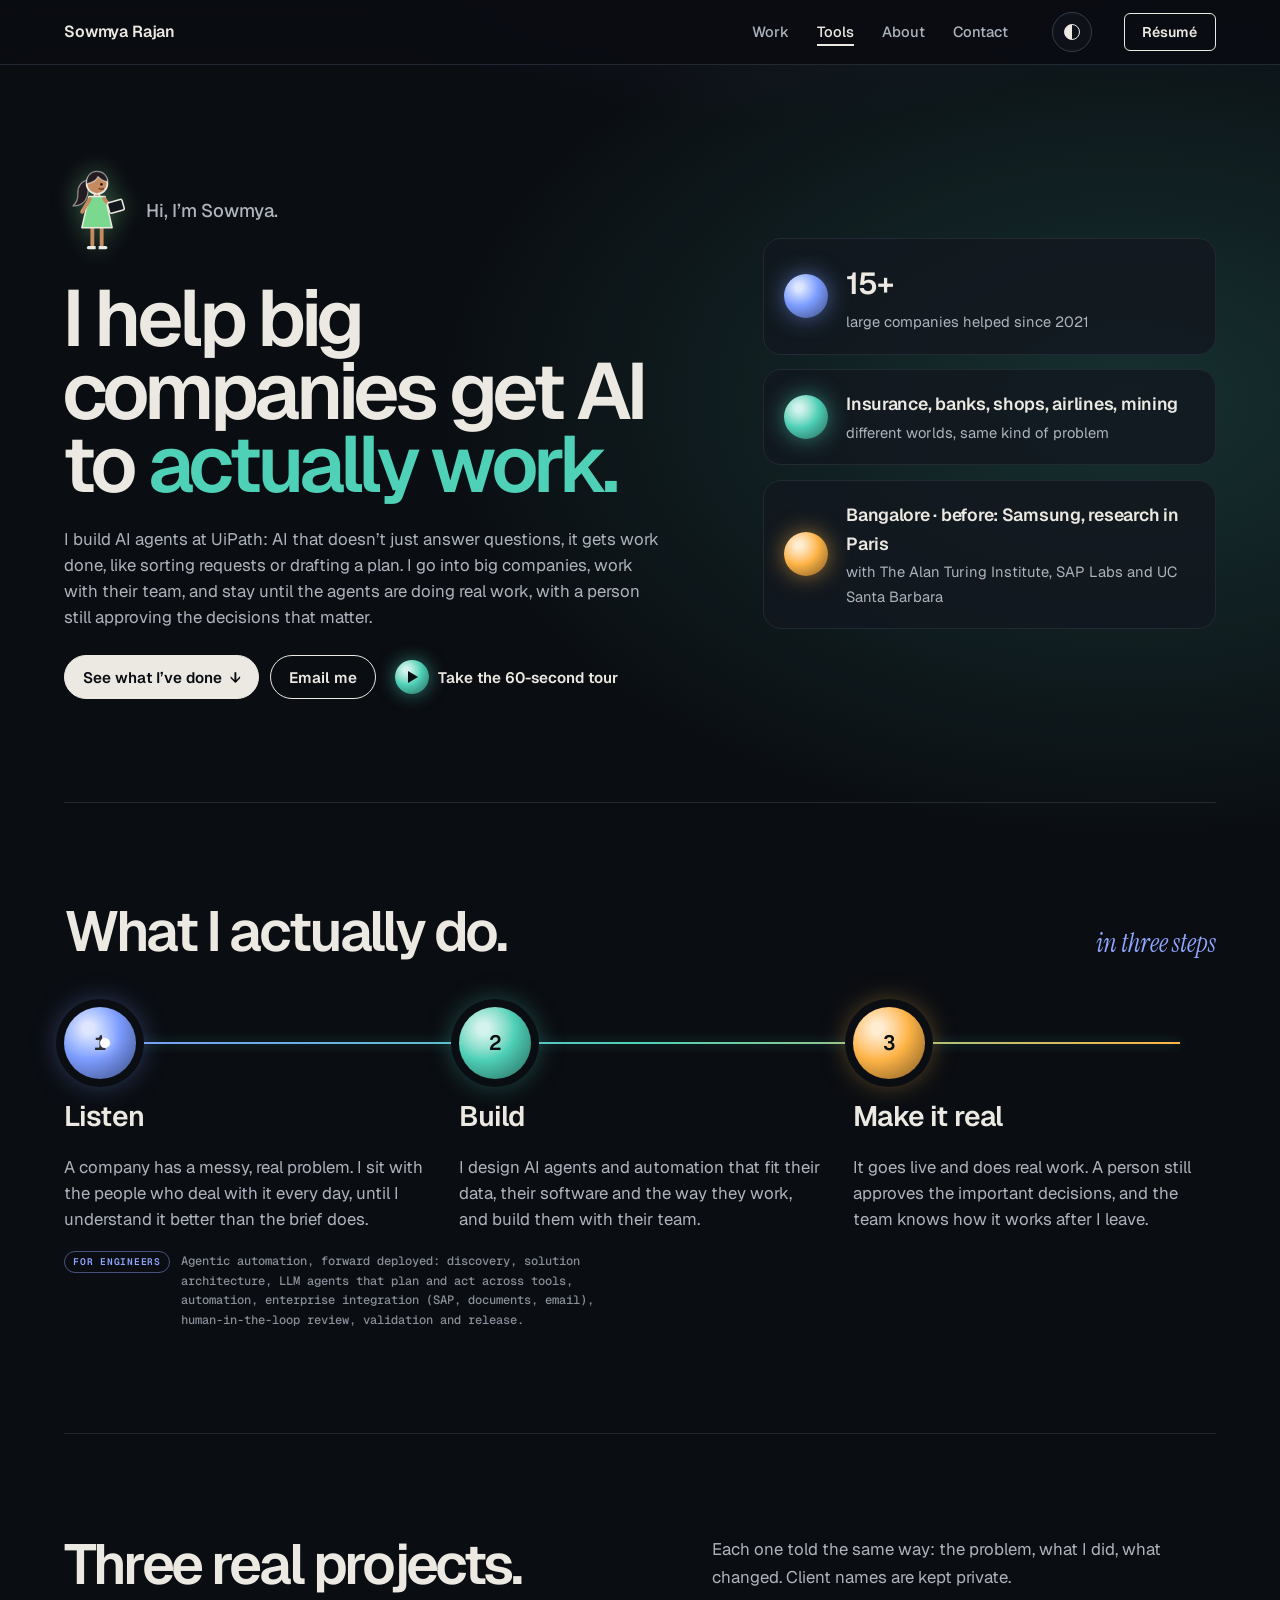
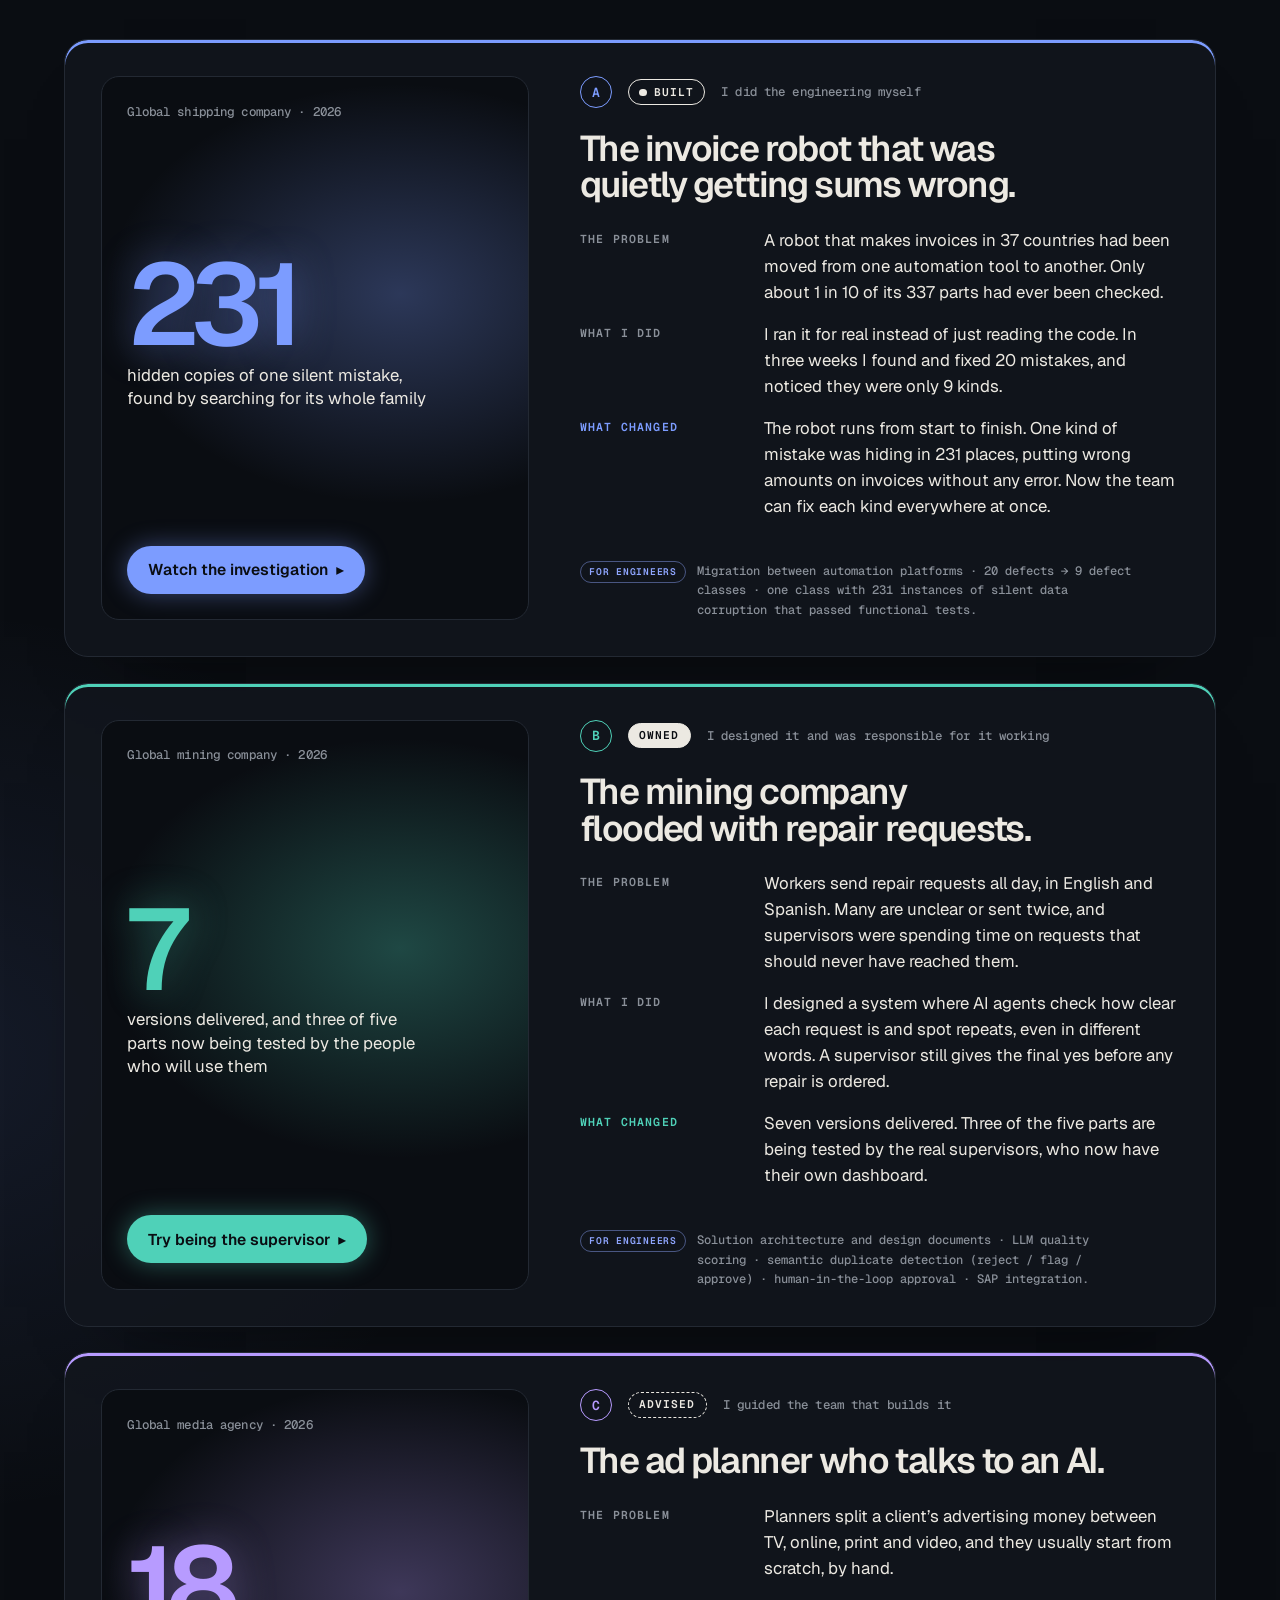
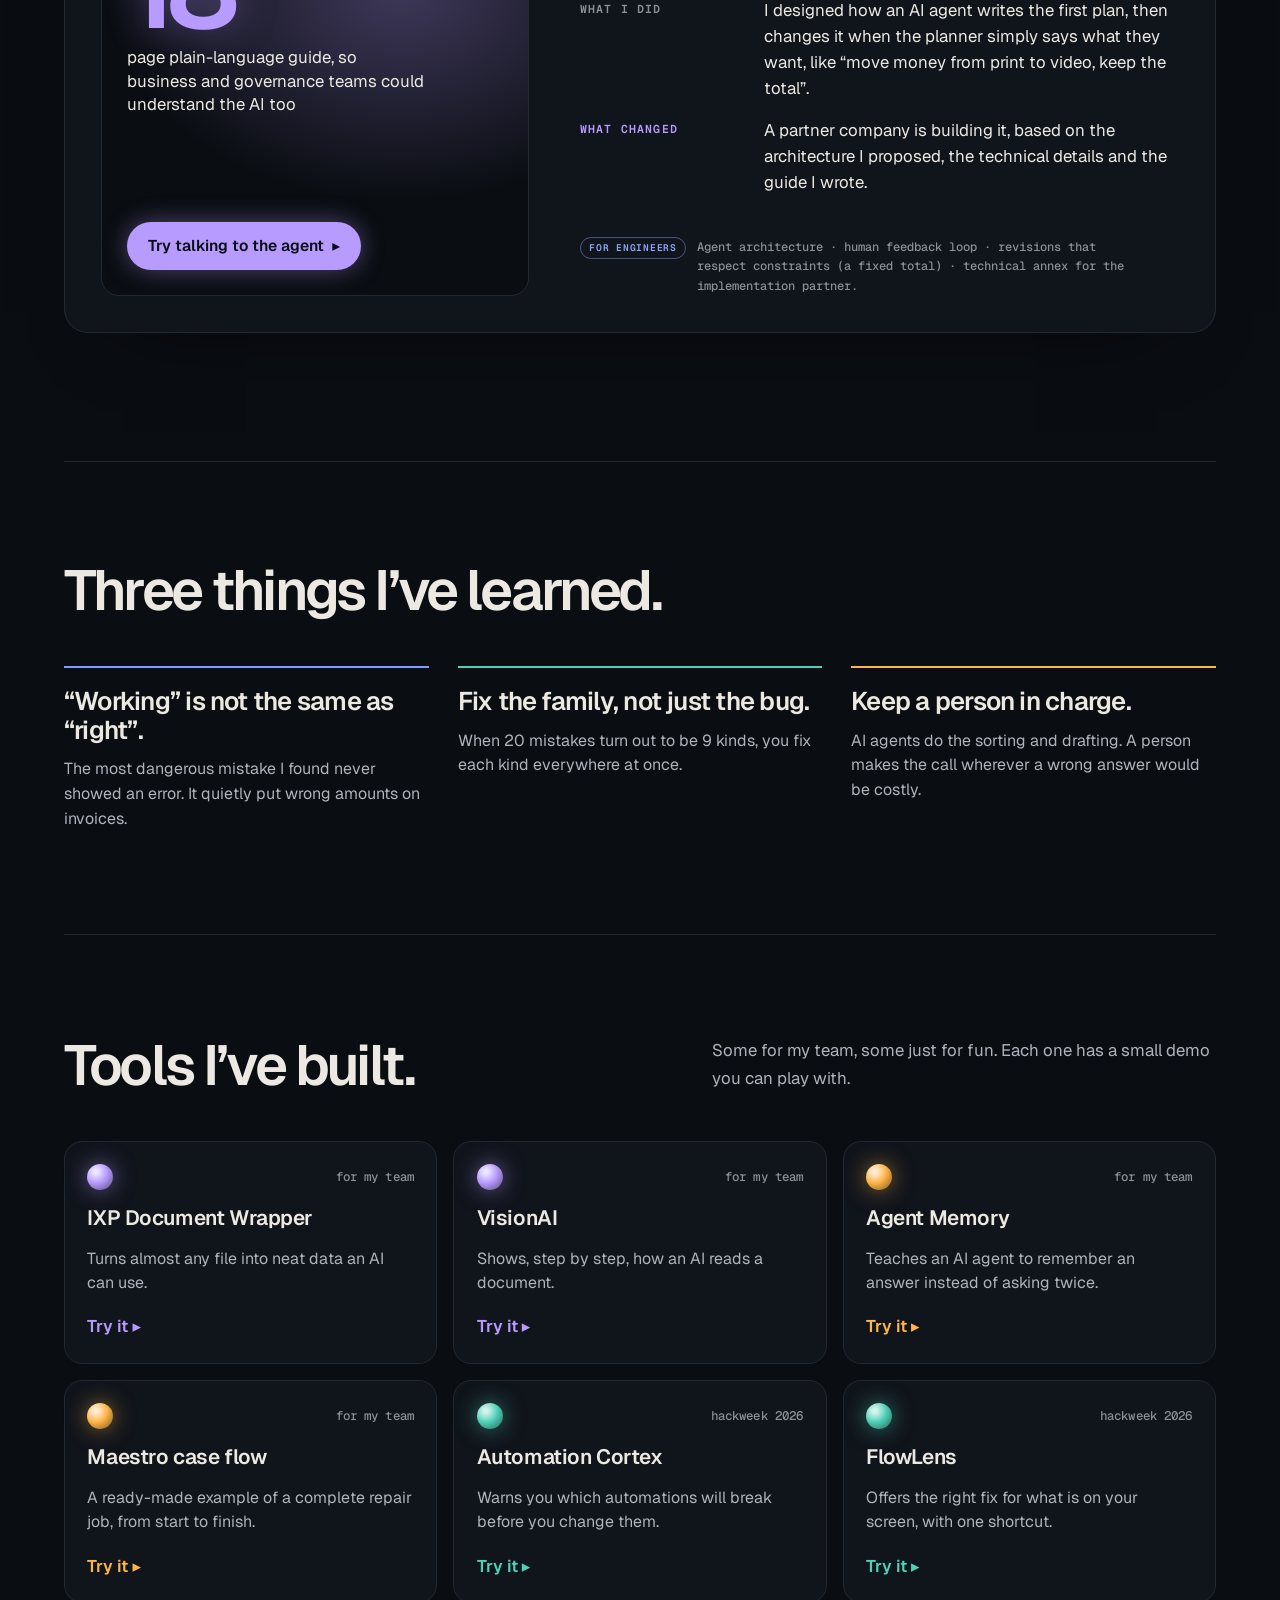
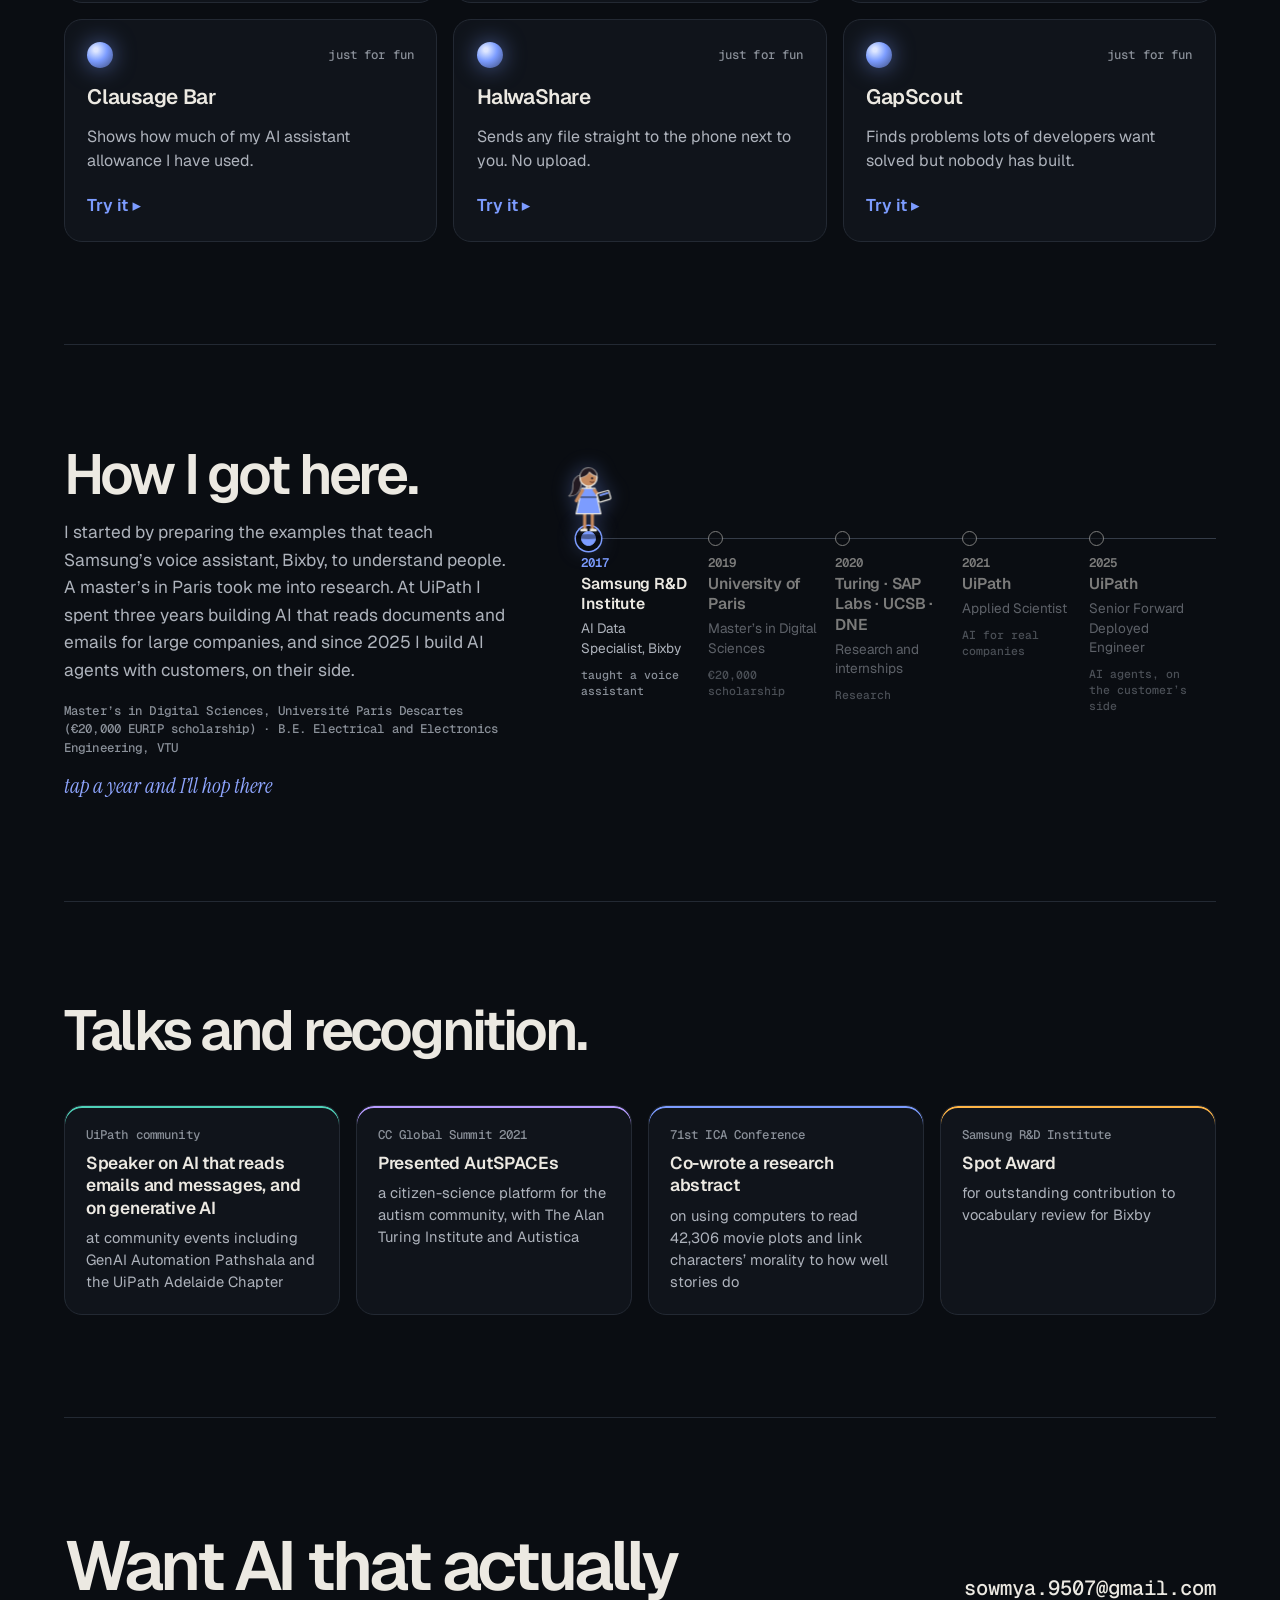
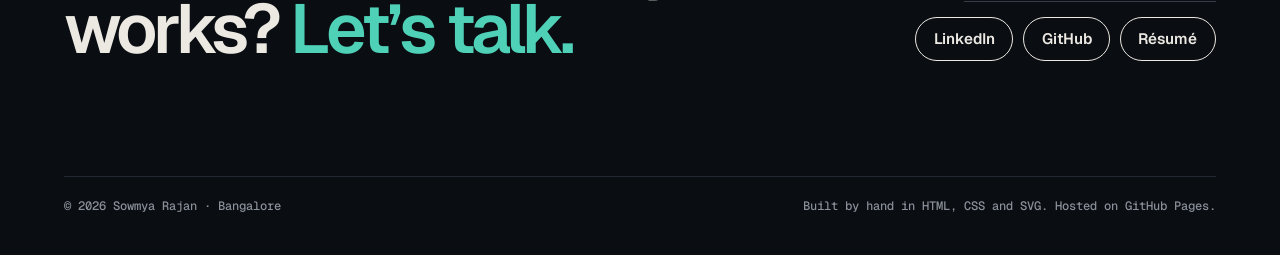
<file: index.html>
<!doctype html>
<html lang="en">
<head>
<meta charset="utf-8">
<meta name="viewport" content="width=device-width, initial-scale=1, viewport-fit=cover">
<title>Sowmya Rajan · Senior Forward Deployed Engineer (AI)</title>
<meta name="description" content="Sowmya Rajan builds AI agents that do real work inside big companies: the problem, what she did and what changed, with demos you can try.">
<link rel="canonical" href="https://sowmyaarajan.github.io/">
<meta property="og:type" content="website">
<meta property="og:url" content="https://sowmyaarajan.github.io/">
<meta property="og:title" content="Sowmya Rajan · Senior Forward Deployed Engineer (AI)">
<meta property="og:description" content="I get AI systems working in the real world. Case studies, engineering systems and how I work.">
<meta name="twitter:card" content="summary">
<meta name="theme-color" content="#0a0d12">
<link rel="icon" href="data:image/svg+xml,%3Csvg xmlns='http://www.w3.org/2000/svg' viewBox='0 0 64 64'%3E%3Crect width='64' height='64' rx='12' fill='%2317191d'/%3E%3Ctext x='32' y='42' font-family='Arial' font-weight='700' font-size='26' fill='%23f6f4ef' text-anchor='middle'%3ESR%3C/text%3E%3C/svg%3E">
<link rel="preconnect" href="https://fonts.googleapis.com">
<link rel="preconnect" href="https://fonts.gstatic.com" crossorigin>
<link rel="stylesheet" href="https://fonts.googleapis.com/css2?family=Geist:wght@400;500;600&family=Geist+Mono:wght@500;600&family=Instrument+Serif:ital@1&display=swap">
<script>try{var t=localStorage.getItem('theme');if(t==='light')document.documentElement.setAttribute('data-theme','light');}catch(e){}</script>
<link rel="stylesheet" href="assets/css/styles.css?v=v7">
<script type="application/ld+json">
{
  "@context": "https://schema.org",
  "@type": "Person",
  "name": "Sowmya Rajan",
  "jobTitle": "Senior Forward Deployed Engineer",
  "worksFor": { "@type": "Organization", "name": "UiPath" },
  "address": { "@type": "PostalAddress", "addressLocality": "Bangalore", "addressCountry": "IN" },
  "url": "https://sowmyaarajan.github.io/",
  "sameAs": ["https://www.linkedin.com/in/sowmyarajan1703/", "https://github.com/sowmyaarajan"]
}
</script>
</head>
<body>
<a class="skip" href="#main">Skip to content</a>

<header class="nav">
  <div class="wrap nav__in">
    <a class="nav__name" href="#top">Sowmya Rajan</a>
    <nav class="nav__links" aria-label="Primary">
      <a href="#work">Work</a>
      <a href="#tools">Tools</a>
      <a href="#about">About</a>
      <a href="#contact">Contact</a>
    </nav>
    <button class="theme-btn" type="button" data-theme-toggle aria-label="Switch to light theme" aria-pressed="false"><span aria-hidden="true"></span></button>
    <a class="btn nav__cta" href="resume/">Résumé</a>
    <button class="btn nav__menu" id="menu-open" type="button" aria-expanded="false" aria-controls="menu">Menu</button>
  </div>
</header>

<div class="sheet-menu" id="menu" role="dialog" aria-modal="true" aria-label="Menu" hidden>
  <div class="sheet-menu__top">
    <span class="nav__name">Sowmya Rajan</span>
    <button class="btn" id="menu-close" type="button">Close</button>
  </div>
  <nav aria-label="Mobile">
    <a href="#work">Work</a>
    <a href="#tools">Tools</a>
    <a href="#about">About</a>
    <a href="#contact">Contact</a>
  </nav>
  <div class="sheet-menu__foot">
    <a class="btn btn--primary" href="resume/">Résumé</a>
    <a class="btn" href="mailto:sowmya.9507@gmail.com">Email</a>
    <button class="btn" type="button" data-theme-toggle aria-pressed="false">Light theme</button>
  </div>
</div>

<main id="main">
  <!-- 1 · Who -->
  <section class="who wrap" id="top" aria-labelledby="h-hero">
    <div class="who__copy">
      <p class="who__hi"><svg class="girl" viewBox="0 0 48 64" width="66" height="88" aria-hidden="true">
          <path class="g-hair" d="M17.5 9.5c-4.8.6-7.6 4.6-7.4 9.6.2 4.2-1.4 7.4-3.6 9.2 4.8.4 8.8-2.2 10.2-6.6 1.2-3.6.8-7.6 2.4-10.6z"/>
          <path class="g-limb" d="M20.6 44.2v12.6M27.4 44.2v12.6"/>
          <path class="g-shoe" d="M18.4 57.4h4.6v2.4h-5.2c-.9 0-1.2-.6-1.2-1.2 0-.7.7-1.2 1.8-1.2zM25.2 57.4h4.6c1.1 0 1.8.5 1.8 1.2 0 .6-.3 1.2-1.2 1.2h-5.2z"/>
          <path class="g-skin" d="M22.2 18.6h3.6v3.4h-3.6z"/>
          <path class="g-dress" d="M18.2 21.4h11.6l5.2 22.8H13z"/>
          <path class="g-limb g-wave" d="M18.8 23.2l-5.6 9.4"/>
          <path class="g-limb" d="M29.2 23.2l5.4 6.8"/>
          <rect class="g-laptop" x="32.2" y="24.6" width="11" height="8" rx="1.2" transform="rotate(-16 37.7 28.6)"/>
          <circle class="g-skin" cx="24" cy="12" r="7.6"/>
          <path class="g-hair" d="M16.4 12.2c-.4-5.2 3-9 7.6-9 4.4 0 7.8 3.2 7.8 7.6-2.6-.4-5.4-1.8-7-3.8-1.2 2.6-4.6 4.6-8.4 5.2z"/>
          <circle class="g-eye" cx="27.2" cy="12.6" r=".95"/>
          <path class="g-smile" d="M25.6 15.6c.9.7 2.1.7 3 .1"/>
        </svg><span>Hi, I’m Sowmya.</span></p>
      <h1 class="who__h" id="h-hero">I help big companies get AI to <span>actually work.</span></h1>
      <p class="who__p">I build AI agents at UiPath: AI that doesn’t just answer questions, it gets work done, like sorting requests or drafting a plan. I go into big companies, work with their team, and stay until the agents are doing real work, with a person still approving the decisions that matter.</p>
      <div class="who__cta">
        <a class="btn btn--primary btn--pill" href="#work">See what I’ve done <span aria-hidden="true">↓</span></a>
        <a class="btn btn--pill" href="mailto:sowmya.9507@gmail.com">Email me</a>
        <button class="tour-btn" type="button" data-tour-start><span class="tour-btn__play" aria-hidden="true"></span>Take the 60-second tour</button>
      </div>
    </div>
    <ul class="who__facts" aria-label="Quick facts">
      <li style="--c: var(--st-ingest)"><i aria-hidden="true"></i><span><b class="big">15+</b><span>large companies helped since 2021</span></span></li>
      <li style="--c: var(--st-reason)"><i aria-hidden="true"></i><span><b>Insurance, banks, shops, airlines, mining</b><span>different worlds, same kind of problem</span></span></li>
      <li style="--c: var(--st-review)"><i aria-hidden="true"></i><span><b>Bangalore · before: Samsung, research in Paris</b><span>with The Alan Turing Institute, SAP Labs and UC Santa Barbara</span></span></li>
    </ul>
  </section>

  <!-- 2 · What I do -->
  <section class="band wrap" id="do" aria-labelledby="h-do">
    <div class="band__head"><h2 id="h-do">What I actually do.</h2><span class="note">in three steps</span></div>
    <ol class="steps">
      <li style="--c: var(--st-ingest)"><span class="steps__dot">1</span><b>Listen</b><span>A company has a messy, real problem. I sit with the people who deal with it every day, until I understand it better than the brief does.</span></li>
      <li style="--c: var(--st-reason)"><span class="steps__dot">2</span><b>Build</b><span>I design AI agents and automation that fit their data, their software and the way they work, and build them with their team.</span></li>
      <li style="--c: var(--st-review)"><span class="steps__dot">3</span><b>Make it real</b><span>It goes live and does real work. A person still approves the important decisions, and the team knows how it works after I leave.</span></li>
    </ol>
    <p class="eng"><span>For engineers</span> Agentic automation, forward deployed: discovery, solution architecture, LLM agents that plan and act across tools, automation, enterprise integration (SAP, documents, email), human-in-the-loop review, validation and release.</p>
  </section>

  <!-- 3 · Work -->
  <section class="band wrap" id="work" aria-labelledby="h-work">
    <div class="band__head"><h2 id="h-work">Three real projects.</h2><p>Each one told the same way: the problem, what I did, what changed. Client names are kept private.</p></div>
    
      <article class="proj" id="case-shipping" style="--sc: var(--st-ingest)" aria-labelledby="case-shipping-h">
        <div class="proj__num">
          <span class="meta">Global shipping company · 2026</span>
          <p class="proj__big"><b>231</b><span>hidden copies of one silent mistake, found by searching for its whole family</span></p>
          <button class="proj__try" type="button" data-demo="demo-inv">Watch the investigation <span aria-hidden="true">▸</span></button>
        </div>
        <div class="proj__story">
          <p class="proj__id"><span class="proj__letter">A</span><span class="role role--built">Built</span><span class="meta">I did the engineering myself</span></p>
          <h3 id="case-shipping-h">The invoice robot that was quietly getting sums wrong.</h3>
          <dl class="proj__beats">
            <div><dt>The problem</dt><dd>A robot that makes invoices in 37 countries had been moved from one automation tool to another. Only about 1 in 10 of its 337 parts had ever been checked.</dd></div>
            <div><dt>What I did</dt><dd>I ran it for real instead of just reading the code. In three weeks I found and fixed 20 mistakes, and noticed they were only 9 kinds.</dd></div>
            <div class="is-out"><dt>What changed</dt><dd>The robot runs from start to finish. One kind of mistake was hiding in 231 places, putting wrong amounts on invoices without any error. Now the team can fix each kind everywhere at once.</dd></div>
          </dl>
          <p class="eng"><span>For engineers</span> Migration between automation platforms · 20 defects → 9 defect classes · one class with 231 instances of silent data corruption that passed functional tests.</p>
        </div>
      </article>
      <article class="proj" id="case-mining" style="--sc: var(--st-reason)" aria-labelledby="case-mining-h">
        <div class="proj__num">
          <span class="meta">Global mining company · 2026</span>
          <p class="proj__big"><b>7</b><span>versions delivered, and three of five parts now being tested by the people who will use them</span></p>
          <button class="proj__try" type="button" data-demo="demo-req">Try being the supervisor <span aria-hidden="true">▸</span></button>
        </div>
        <div class="proj__story">
          <p class="proj__id"><span class="proj__letter">B</span><span class="role role--owned">Owned</span><span class="meta">I designed it and was responsible for it working</span></p>
          <h3 id="case-mining-h">The mining company flooded with repair requests.</h3>
          <dl class="proj__beats">
            <div><dt>The problem</dt><dd>Workers send repair requests all day, in English and Spanish. Many are unclear or sent twice, and supervisors were spending time on requests that should never have reached them.</dd></div>
            <div><dt>What I did</dt><dd>I designed a system where AI agents check how clear each request is and spot repeats, even in different words. A supervisor still gives the final yes before any repair is ordered.</dd></div>
            <div class="is-out"><dt>What changed</dt><dd>Seven versions delivered. Three of the five parts are being tested by the real supervisors, who now have their own dashboard.</dd></div>
          </dl>
          <p class="eng"><span>For engineers</span> Solution architecture and design documents · LLM quality scoring · semantic duplicate detection (reject / flag / approve) · human-in-the-loop approval · SAP integration.</p>
        </div>
      </article>
      <article class="proj" id="case-media" style="--sc: var(--st-extract)" aria-labelledby="case-media-h">
        <div class="proj__num">
          <span class="meta">Global media agency · 2026</span>
          <p class="proj__big"><b>18</b><span>page plain-language guide, so business and governance teams could understand the AI too</span></p>
          <button class="proj__try" type="button" data-demo="demo-ha">Try talking to the agent <span aria-hidden="true">▸</span></button>
        </div>
        <div class="proj__story">
          <p class="proj__id"><span class="proj__letter">C</span><span class="role role--advised">Advised</span><span class="meta">I guided the team that builds it</span></p>
          <h3 id="case-media-h">The ad planner who talks to an AI.</h3>
          <dl class="proj__beats">
            <div><dt>The problem</dt><dd>Planners split a client’s advertising money between TV, online, print and video, and they usually start from scratch, by hand.</dd></div>
            <div><dt>What I did</dt><dd>I designed how an AI agent writes the first plan, then changes it when the planner simply says what they want, like “move money from print to video, keep the total”.</dd></div>
            <div class="is-out"><dt>What changed</dt><dd>A partner company is building it, based on the architecture I proposed, the technical details and the guide I wrote.</dd></div>
          </dl>
          <p class="eng"><span>For engineers</span> Agent architecture · human feedback loop · revisions that respect constraints (a fixed total) · technical annex for the implementation partner.</p>
        </div>
      </article>
  </section>

  <!-- 4 · Learned -->
  <section class="band wrap" id="learned" aria-labelledby="h-learned">
    <div class="band__head"><h2 id="h-learned">Three things I’ve learned.</h2></div>
    <div class="lessons">
      <div style="--c: var(--st-ingest)"><b>“Working” is not the same as “right”.</b><span>The most dangerous mistake I found never showed an error. It quietly put wrong amounts on invoices.</span></div>
      <div style="--c: var(--st-reason)"><b>Fix the family, not just the bug.</b><span>When 20 mistakes turn out to be 9 kinds, you fix each kind everywhere at once.</span></div>
      <div style="--c: var(--st-review)"><b>Keep a person in charge.</b><span>AI agents do the sorting and drafting. A person makes the call wherever a wrong answer would be costly.</span></div>
    </div>
  </section>

  <!-- 5 · Tools -->
  <section class="band wrap" id="tools" aria-labelledby="h-tools">
    <div class="band__head"><h2 id="h-tools">Tools I’ve built.</h2><p>Some for my team, some just for fun. Each one has a small demo you can play with.</p></div>
    <div class="tools">
        <button class="tool" type="button" data-tool="ixp" style="--c: var(--st-extract)"><span class="tool__top"><i aria-hidden="true"></i><span class="meta">for my team</span></span><b>IXP Document Wrapper</b><span>Turns almost any file into neat data an AI can use.</span><span class="tool__try">Try it <span aria-hidden="true">▸</span></span></button>
        <button class="tool" type="button" data-tool="visionai" style="--c: var(--st-extract)"><span class="tool__top"><i aria-hidden="true"></i><span class="meta">for my team</span></span><b>VisionAI</b><span>Shows, step by step, how an AI reads a document.</span><span class="tool__try">Try it <span aria-hidden="true">▸</span></span></button>
        <button class="tool" type="button" data-tool="memory" style="--c: var(--st-review)"><span class="tool__top"><i aria-hidden="true"></i><span class="meta">for my team</span></span><b>Agent Memory</b><span>Teaches an AI agent to remember an answer instead of asking twice.</span><span class="tool__try">Try it <span aria-hidden="true">▸</span></span></button>
        <button class="tool" type="button" data-tool="maestro" style="--c: var(--st-review)"><span class="tool__top"><i aria-hidden="true"></i><span class="meta">for my team</span></span><b>Maestro case flow</b><span>A ready-made example of a complete repair job, from start to finish.</span><span class="tool__try">Try it <span aria-hidden="true">▸</span></span></button>
        <button class="tool" type="button" data-tool="cortex" style="--c: var(--st-reason)"><span class="tool__top"><i aria-hidden="true"></i><span class="meta">hackweek 2026</span></span><b>Automation Cortex</b><span>Warns you which automations will break before you change them.</span><span class="tool__try">Try it <span aria-hidden="true">▸</span></span></button>
        <button class="tool" type="button" data-tool="flowlens" style="--c: var(--st-reason)"><span class="tool__top"><i aria-hidden="true"></i><span class="meta">hackweek 2026</span></span><b>FlowLens</b><span>Offers the right fix for what is on your screen, with one shortcut.</span><span class="tool__try">Try it <span aria-hidden="true">▸</span></span></button>
        <button class="tool" type="button" data-tool="clausage" style="--c: var(--st-ingest)"><span class="tool__top"><i aria-hidden="true"></i><span class="meta">just for fun</span></span><b>Clausage Bar</b><span>Shows how much of my AI assistant allowance I have used.</span><span class="tool__try">Try it <span aria-hidden="true">▸</span></span></button>
        <button class="tool" type="button" data-tool="halwa" style="--c: var(--st-ingest)"><span class="tool__top"><i aria-hidden="true"></i><span class="meta">just for fun</span></span><b>HalwaShare</b><span>Sends any file straight to the phone next to you. No upload.</span><span class="tool__try">Try it <span aria-hidden="true">▸</span></span></button>
        <button class="tool" type="button" data-tool="gapscout" style="--c: var(--st-ingest)"><span class="tool__top"><i aria-hidden="true"></i><span class="meta">just for fun</span></span><b>GapScout</b><span>Finds problems lots of developers want solved but nobody has built.</span><span class="tool__try">Try it <span aria-hidden="true">▸</span></span></button>
    </div>
  </section>

  <!-- 6 · About -->
  <section class="band wrap about3" id="about" aria-labelledby="h-about">
    <div class="about3__copy">
      <h2 id="h-about">How I got here.</h2>
      <p>I started by preparing the examples that teach Samsung’s voice assistant, Bixby, to understand people. A master’s in Paris took me into research. At UiPath I spent three years building AI that reads documents and emails for large companies, and since 2025 I build AI agents with customers, on their side.</p>
      <p class="meta">Master’s in Digital Sciences, Université Paris Descartes (€20,000 EURIP scholarship) · B.E. Electrical and Electronics Engineering, VTU</p>
      <p class="note">tap a year and I’ll hop there</p>
    </div>
    <div>
        <div class="hop" id="hop">
          <ol class="career" aria-label="Career progression">
            <li style="--c: var(--st-ingest)"><button class="yr" type="button" aria-label="2017: jump to Samsung R&amp;D Institute">2017</button><b>Samsung R&amp;D Institute</b><span>AI Data Specialist, Bixby</span><span class="arc">taught a voice assistant</span></li>
            <li style="--c: var(--st-review)"><button class="yr" type="button" aria-label="2019: jump to master’s at the University of Paris">2019</button><b>University of Paris</b><span>Master’s in Digital Sciences</span><span class="arc">€20,000 scholarship</span></li>
            <li style="--c: var(--st-extract)"><button class="yr" type="button" aria-label="2020: jump to research and internships">2020</button><b>Turing · SAP Labs · UCSB · DNE</b><span>Research and internships</span><span class="arc">Research</span></li>
            <li style="--c: var(--st-reason)"><button class="yr" type="button" aria-label="2021: jump to UiPath, Applied Scientist">2021</button><b>UiPath</b><span>Applied Scientist</span><span class="arc">AI for real companies</span></li>
            <li style="--c: var(--st-ship)"><button class="yr" type="button" aria-label="2025: jump to UiPath, Senior Forward Deployed Engineer">2025</button><b>UiPath</b><span>Senior Forward Deployed Engineer</span><span class="arc">AI agents, on the customer’s side</span></li>
          </ol>
          <p class="hop__say" id="hop-say" aria-live="polite"></p>
          <span class="hop__girl" aria-hidden="true"><span class="hop__body">
            <svg viewBox="0 0 48 64" width="54" height="72">
              <path class="hop__tail" d="M17.5 9.5c-4.8.6-7.6 4.6-7.4 9.6.2 4.2-1.4 7.4-3.6 9.2 4.8.4 8.8-2.2 10.2-6.6 1.2-3.6.8-7.6 2.4-10.6z"/>
              <path class="hop__skin hop__limb" d="M20.6 44.2v12.6M27.4 44.2v12.6"/>
              <path class="hop__shoe" d="M18.4 57.4h4.6v2.4h-5.2c-.9 0-1.2-.6-1.2-1.2 0-.7.7-1.2 1.8-1.2zM25.2 57.4h4.6c1.1 0 1.8.5 1.8 1.2 0 .6-.3 1.2-1.2 1.2h-5.2z"/>
              <path class="hop__skin hop__neck" d="M22.2 18.6h3.6v3.4h-3.6z"/>
              <path class="hop__dress" d="M18.2 21.4h11.6l5.2 22.8H13z"/>
              <path class="hop__belt" d="M16.8 29.4h14.4"/>
              <path class="hop__skin hop__limb hop__arm--l" d="M18.8 23.2l-5.6 9.4"/>
              <path class="hop__skin hop__limb hop__arm--r" d="M29.2 23.2l5.4 6.8"/>
              <g class="hop__laptop"><rect x="32.2" y="24.6" width="11" height="8" rx="1.2" transform="rotate(-16 37.7 28.6)"/><path class="hop__screen" d="M34.4 27.6l6.6-1.9" /></g>
              <circle class="hop__skin hop__head" cx="24" cy="12" r="7.6"/>
              <path class="hop__hair" d="M16.4 12.2c-.4-5.2 3-9 7.6-9 4.4 0 7.8 3.2 7.8 7.6-2.6-.4-5.4-1.8-7-3.8-1.2 2.6-4.6 4.6-8.4 5.2z"/>
              <circle class="hop__eye" cx="27.2" cy="12.6" r=".95"/>
              <path class="hop__smile" d="M25.6 15.6c.9.7 2.1.7 3 .1"/>
            </svg>
          </span><span class="hop__shadow"></span></span>
        </div>
    </div>
  </section>

  <!-- Recognition -->
  <section class="band wrap" id="recognition" aria-labelledby="h-recog">
    <div class="band__head"><h2 id="h-recog">Talks and recognition.</h2></div>
    <ul class="recog3">
      <li style="--c: var(--st-reason)"><span class="meta">UiPath community</span><b>Speaker on AI that reads emails and messages, and on generative AI</b><span>at community events including GenAI Automation Pathshala and the UiPath Adelaide Chapter</span></li>
      <li style="--c: var(--st-extract)"><span class="meta">CC Global Summit 2021</span><b>Presented AutSPACEs</b><span>a citizen-science platform for the autism community, with The Alan Turing Institute and Autistica</span></li>
      <li style="--c: var(--st-ingest)"><span class="meta">71st ICA Conference</span><b>Co-wrote a research abstract</b><span>on using computers to read 42,306 movie plots and link characters’ morality to how well stories do</span></li>
      <li style="--c: var(--st-review)"><span class="meta">Samsung R&amp;D Institute</span><b>Spot Award</b><span>for outstanding contribution to vocabulary review for Bixby</span></li>
    </ul>
  </section>

  <!-- 7 · Contact -->
  <section class="wrap contact3" id="contact" aria-labelledby="h-contact">
    <h2 id="h-contact">Want AI that actually works? <span>Let’s talk.</span></h2>
    <div class="contact3__links">
      <a class="contact3__mail" href="mailto:sowmya.9507@gmail.com">sowmya.9507@gmail.com</a>
      <div><a class="btn btn--pill" href="https://www.linkedin.com/in/sowmyarajan1703/" rel="me noopener">LinkedIn</a><a class="btn btn--pill" href="https://github.com/sowmyaarajan" rel="me noopener">GitHub</a><a class="btn btn--pill" href="resume/">Résumé</a></div>
    </div>
  </section>
</main>

<!-- ================= 60-second tour ================= -->
<div class="tour" id="tour" role="region" aria-label="Guided tour" hidden>
  <svg class="girl tour__girl" viewBox="0 0 48 64" width="40" height="53" aria-hidden="true"><path class="g-hair" d="M17.5 9.5c-4.8.6-7.6 4.6-7.4 9.6.2 4.2-1.4 7.4-3.6 9.2 4.8.4 8.8-2.2 10.2-6.6 1.2-3.6.8-7.6 2.4-10.6z"/><path class="g-limb" d="M20.6 44.2v12.6M27.4 44.2v12.6"/><path class="g-dress" d="M18.2 21.4h11.6l5.2 22.8H13z"/><path class="g-limb" d="M18.8 23.2l-5.6 9.4M29.2 23.2l5.4 6.8"/><circle class="g-skin" cx="24" cy="12" r="7.6"/><path class="g-hair" d="M16.4 12.2c-.4-5.2 3-9 7.6-9 4.4 0 7.8 3.2 7.8 7.6-2.6-.4-5.4-1.8-7-3.8-1.2 2.6-4.6 4.6-8.4 5.2z"/><circle class="g-eye" cx="27.2" cy="12.6" r=".95"/><path class="g-smile" d="M25.6 15.6c.9.7 2.1.7 3 .1"/></svg>
  <div class="tour__body">
    <p class="tour__k meta"><span id="tour-n">1</span> / <span id="tour-of">8</span> · 60-second tour</p>
    <p class="tour__t" id="tour-t" aria-live="polite"></p>
    <div class="tour__bar"><span id="tour-bar"></span></div>
    <div class="tour__ctl">
      <button type="button" data-tour="prev" aria-label="Previous stop">←</button>
      <button type="button" data-tour="pause" id="tour-pause">Pause</button>
      <button type="button" data-tour="next" aria-label="Next stop">→</button>
      <button type="button" data-tour="sound" id="tour-sound" aria-pressed="true"><svg viewBox="0 0 20 20" width="16" height="16" aria-hidden="true"><path d="M3 8h3l4-3v10l-4-3H3z" fill="currentColor"/><path class="tour__wave" d="M13 7.5a3.5 3.5 0 0 1 0 5M15 5.5a6.5 6.5 0 0 1 0 9" fill="none" stroke="currentColor" stroke-width="1.6" stroke-linecap="round"/></svg><span>Sound on</span></button>
      <button type="button" data-tour="end" class="tour__x">End tour</button>
    </div>
  </div>
</div>

<!-- ================= Demos (opened by the Try it buttons) ================= -->
<dialog class="demo" id="demo-inv" aria-labelledby="demo-inv-h">
  <div class="demo__bar"><p class="demo__title" id="demo-inv-h"><span style="--c: var(--st-ingest)">A</span>The investigation, step by step</p><button class="demo__close" type="button" data-close aria-label="Close">×</button></div>
  <article class="inv inv--auto" id="inv-demo">
        <div class="inv__scroll" id="inv-scroll">
          <div class="inv__stage">
            <div class="inv__viz">
              <div class="inv__svg" id="inv-svg"></div>
              <p class="inv__key" aria-hidden="true"><span><i class="k-ok"></i>checked</span><span><i class="k-def"></i>mistake</span><span><i class="k-silent"></i>silently wrong number</span><span class="meta">grouping shown schematically</span></p>
            </div>
            <div class="inv__side" aria-hidden="true">
              <p class="inv__num">337</p>
              <p class="inv__unit">parts in the invoice robot, about 1 in 10 ever checked</p>
              <p class="inv__trail"><span>337</span><span>20</span><span>9</span><span>231</span></p>
              <ol class="inv__log">
                <li data-step="0"><p class="stg">01 · Problem</p><h4>337 parts. Hardly any ever checked.</h4><p>A robot that makes invoices for 37 countries had been copied from one automation tool to another. Almost nothing had been tested, and the project was stuck.</p></li>
                <li data-step="1"><p class="stg">02 · Investigation</p><h4>Don’t just read it. Run it.</h4><p>Instead of only reading the copied code, I ran the whole robot for real on the old system it controls. Things broke. In three weeks I found and fixed 20 mistakes.</p></li>
                <li data-step="2"><p class="stg">03 · Discovery</p><h4>20 mistakes, but only 9 kinds.</h4><p>The mistakes weren’t random. They came in 9 families, and each family was copied all over the code. Fixing them one by one would never end.</p></li>
                <li data-step="3"><p class="stg">04 · Verification</p><h4>One family was hiding in 231 places.</h4><p>It never showed an error. It quietly put wrong amounts on invoices, and every test still said everything was fine.</p></li>
              </ol>
            </div>
            <div class="inv__rail" role="group" aria-label="Jump to a step">
              <button type="button" data-go="0">01</button><button type="button" data-go="1">02</button><button type="button" data-go="2">03</button><button type="button" data-go="3">04</button><button type="button" class="inv__play">Pause ❚❚</button>
            </div>
          </div>
        </div>
  </article>
</dialog>

<dialog class="demo" id="demo-req" aria-labelledby="demo-req-h">
  <div class="demo__bar"><p class="demo__title" id="demo-req-h"><span style="--c: var(--st-reason)">B</span>You’re the supervisor</p><button class="demo__close" type="button" data-close aria-label="Close">×</button></div>
  <p class="demo__intro">Pick a repair request and send it. The AI checks it, spots repeats, and waits for your decision. Made-up requests, not customer data.</p>
          <div class="con" id="con">
            <div class="con__top">
              <p class="meta"><b>Try the system</b> · made-up requests, not customer data</p>
              <button type="button" class="con__reset" id="con-reset">↺ reset</button>
            </div>
            <div class="con__flow">
              <ol class="flow" aria-label="Request path">
                <li data-node="0"><i></i><b>Request</b><span>arrives from SAP</span></li>
                <li data-node="1"><i></i><b>Clear?</b><span>AI grades it</span></li>
                <li data-node="2" class="is-dec"><i></i><b>Repeat?</b><span>AI compares meaning</span>
                  <span class="flow__exit" data-node="5"><i></i><b>Returned</b></span></li>
                <li data-node="3" class="is-human"><i></i><b>Supervisor</b><span>a person decides</span></li>
                <li data-node="4"><i></i><b>Repair job</b><span>created in SAP</span></li>
              </ol>
              <span class="flow__sig" aria-hidden="true"></span>
            </div>
            <p class="con__status" id="con-status" aria-live="polite">Pick a request to send.</p>

            <div class="con__grid">
              <div class="con__pick" role="group" aria-labelledby="con-pick-h">
                <p class="con__h" id="con-pick-h">Send a request</p>
                <button type="button" class="con__req" data-req="0"><span class="meta">EN</span><b>Pump seal leaking</b></button>
                <button type="button" class="con__req" data-req="1"><span class="meta">EN</span><b>Worn conveyor idlers</b></button>
                <button type="button" class="con__req" data-req="2"><span class="meta">ES</span><b>Reductor pierde aceite</b></button>
                <p class="con__hint note">try sending one twice</p>
              </div>

              <div class="notice" id="notice" aria-live="off">
                <p class="notice__h"><span class="meta">Repair request</span><b id="n-id">—</b></p>
                <p class="notice__txt" id="n-txt">No request in flight.</p>
                <dl class="notice__f">
                  <div data-f="lang"><dt>Language</dt><dd>—</dd></div>
                  <div data-f="quality"><dt>Clear?</dt><dd>—</dd></div>
                  <div data-f="dup"><dt>Repeat?</dt><dd>—</dd></div>
                  <div data-f="sup"><dt>Supervisor</dt><dd>—</dd></div>
                  <div data-f="result"><dt>Result</dt><dd>—</dd></div>
                </dl>
                <div class="notice__act" id="n-act" hidden></div>
              </div>

              <div class="con__queues">
                <p class="con__h">Open repair requests</p>
                <ul class="q" id="q-open"></ul>
                <p class="con__h">Sent back as repeats</p>
                <ul class="q q--ret" id="q-ret"><li class="q__empty">none yet</li></ul>
              </div>
            </div>
          </div>
</dialog>

<dialog class="demo" id="demo-ha" aria-labelledby="demo-ha-h">
  <div class="demo__bar"><p class="demo__title" id="demo-ha-h"><span style="--c: var(--st-extract)">C</span>Talk to the planning agent</p><button class="demo__close" type="button" data-close aria-label="Close">×</button></div>
  <article class="ha" id="case-media-demo">
        <ol class="ha__states" aria-hidden="true"><li>Brief</li><li>Agent plan</li><li class="is-human">Planner feedback</li><li>Revision</li><li>Final plan</li></ol>

        <div class="ha__stage" id="ha" data-s="1">
          <div class="ha__lane ha__lane--human">
            <p class="ha__who"><i></i>Planner</p>
            <div class="ha__msg" id="ha-msg">
              <p class="ha__quote">“Move budget from print to video, keep the total.”</p>
              <button type="button" class="btn btn--primary ha__send" id="ha-send">Send feedback <span aria-hidden="true">→</span></button>
            </div>
            <p class="ha__after note" hidden>The planner edits in words. The agent redoes the arithmetic.</p>
          </div>

          <div class="ha__plan">
            <p class="ha__ver"><span class="meta">Channel plan</span><span class="ha__tag" id="ha-tag">v1 · draft</span></p>
            <div class="ha__bar" id="ha-bar">
              <span class="seg" data-ch="tv"><b>TV</b><em></em></span>
              <span class="seg" data-ch="digital"><b>Digital</b><em></em></span>
              <span class="seg" data-ch="print"><b>Print</b><em></em></span>
              <span class="seg" data-ch="video"><b>Video</b><em></em></span>
            </div>
            <div class="ha__total"><span>total budget</span><span class="d">print −12 · video +12</span><b id="ha-held"><span class="lock" aria-hidden="true"></span>locked</b></div>
            <div class="ha__cmp" role="group" aria-label="Compare versions" hidden>
              <button type="button" data-v="1" aria-pressed="false">v1</button><button type="button" data-v="2" aria-pressed="true">v2</button>
              <span class="meta">compare</span>
            </div>
            <p class="sr-only" id="ha-sr" aria-live="polite"></p>
            <p class="ha__illus meta">Budget split is illustrative.</p>
          </div>

          <div class="ha__lane ha__lane--agent">
            <p class="ha__who"><i></i>Agent <span class="meta">trace, simplified</span></p>
            <ol class="ha__trace" id="ha-trace">
              <li class="is-done">read the client brief</li>
              <li class="is-done">pull about 9 data sources</li>
              <li class="is-done">write a first plan, split by channel <span class="v">v1</span></li>
            </ol>
            <button type="button" class="ha__reset" id="ha-reset" hidden>↺ run again</button>
          </div>
          <span class="ha__pulse" aria-hidden="true"></span>
        </div>
  </article>
</dialog>

<dialog class="demo demo--tool" id="demo-tool" aria-labelledby="demo-tool-h">
  <div class="demo__bar"><p class="demo__title" id="demo-tool-h"><span id="tool-dot"></span><b id="tool-name">Tool</b></p><button class="demo__close" type="button" data-close aria-label="Close">×</button></div>
  <div class="tdemo" id="tdemo"></div>
</dialog>


<footer class="wrap footer">
  <span>© 2026 Sowmya Rajan · Bangalore</span>
  <span>Built by hand in HTML, CSS and SVG. Hosted on GitHub Pages.</span>
</footer>

<script src="assets/js/main.js?v=v5" defer></script>
<script src="assets/js/hop.js?v=v9" defer></script>
<script src="assets/js/fieldwork.js?v=v5" defer></script>
<script src="assets/js/demos.js?v=v5" defer></script>
<script src="assets/js/tour.js?v=v10" defer></script>
</body>
</html>
</file>
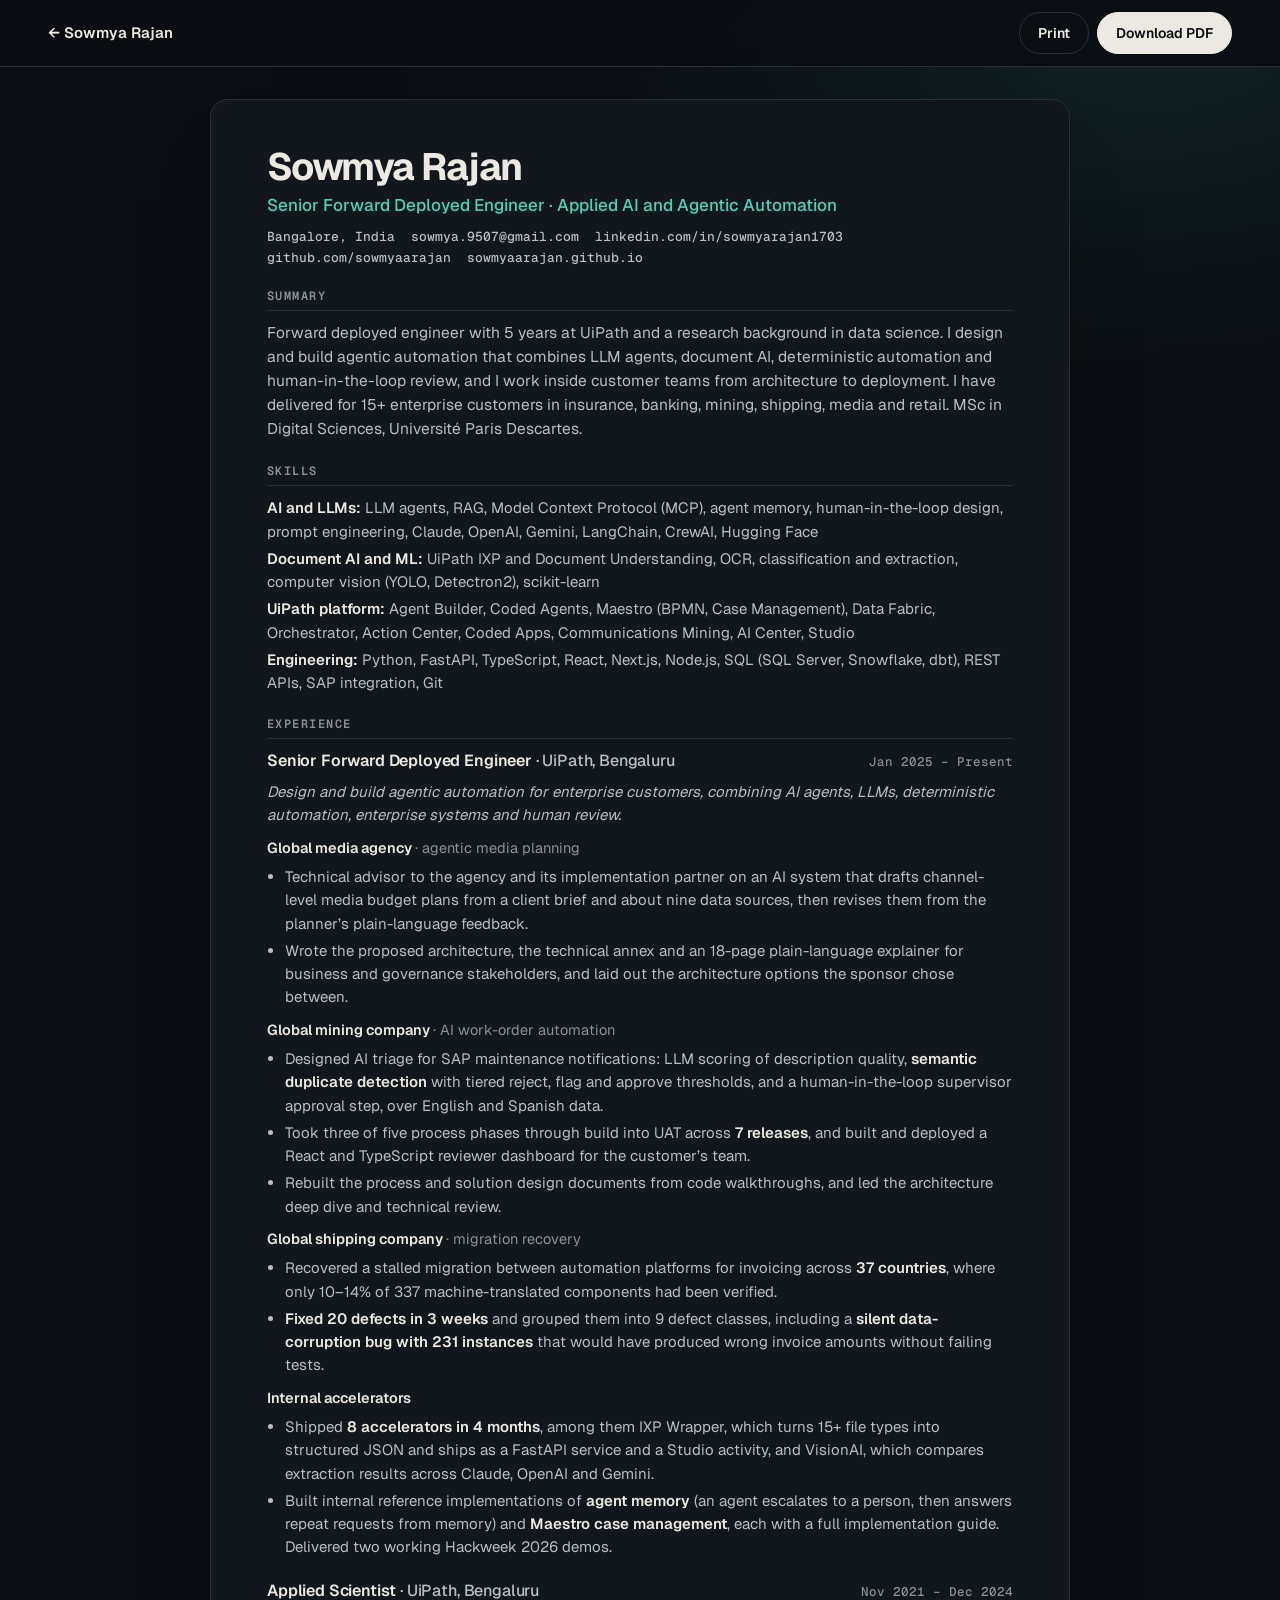
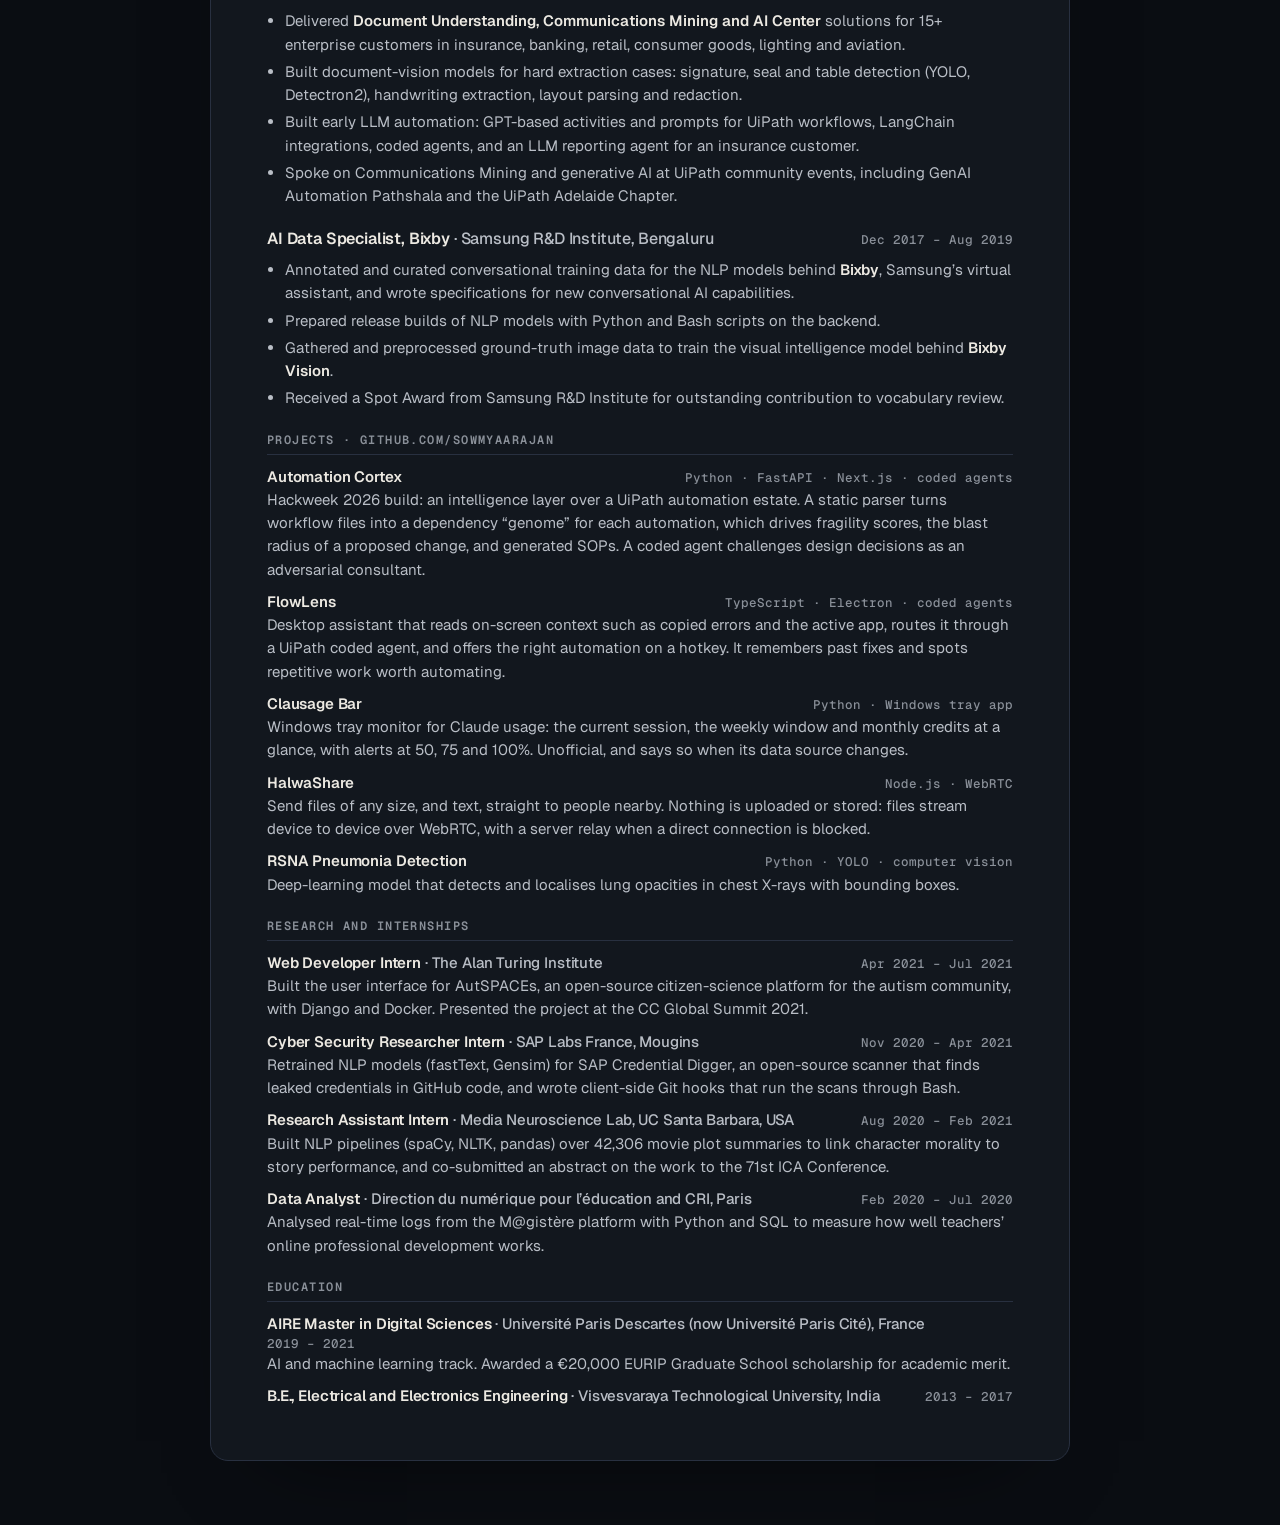
<file: resume/index.html>
<!doctype html>
<html lang="en">
<head>
<meta charset="utf-8">
<meta name="viewport" content="width=device-width, initial-scale=1">
<title>Résumé · Sowmya Rajan</title>
<meta name="description" content="Résumé of Sowmya Rajan, Senior Forward Deployed Engineer: applied AI and agentic automation.">
<link rel="canonical" href="https://sowmyaarajan.github.io/resume/">
<script>try{var t=localStorage.getItem('theme');if(t==='light')document.documentElement.setAttribute('data-theme','light');}catch(e){}</script>
<link rel="preconnect" href="https://fonts.googleapis.com">
<link rel="preconnect" href="https://fonts.gstatic.com" crossorigin>
<link rel="stylesheet" href="https://fonts.googleapis.com/css2?family=Geist:wght@400;500;600;700&family=Geist+Mono:wght@500;600&display=swap">
<link rel="icon" href="data:image/svg+xml,%3Csvg xmlns='http://www.w3.org/2000/svg' viewBox='0 0 64 64'%3E%3Crect width='64' height='64' rx='12' fill='%230a0d12'/%3E%3Ctext x='32' y='42' font-family='Arial' font-weight='700' font-size='26' fill='%234fd1b8' text-anchor='middle'%3ESR%3C/text%3E%3C/svg%3E">
<style>
  :root {
    color-scheme: dark;
    --ground: #0a0d12; --paper: #12171e; --ink: #ece9e2; --ink-2: #b9bec6; --muted: #8a9099; --rule: #283040; --accent: #4fd1b8; --accent-2: #8fa6ff;
    --font: "Geist", "Segoe UI", system-ui, sans-serif; --mono: "Geist Mono", ui-monospace, Consolas, monospace;
  }
  :root[data-theme="light"] { color-scheme: light; --ground: #f4f1ea; --paper: #ffffff; --ink: #16181c; --ink-2: #3c4250; --muted: #646a75; --rule: #d9d4c8; --accent: #0e7c6a; --accent-2: #2b4fe0; }
  * { box-sizing: border-box; }
  body { margin: 0; background: var(--ground); color: var(--ink); font: 400 15px/1.55 var(--font); -webkit-font-smoothing: antialiased;
    background-image: radial-gradient(900px 600px at 90% 0%, color-mix(in srgb, var(--accent) 12%, transparent), transparent 65%); background-repeat: no-repeat; }
  a { color: inherit; }
  :focus-visible { outline: 2px solid var(--accent-2); outline-offset: 3px; border-radius: 4px; }
  .bar { position: sticky; top: 0; z-index: 5; display: flex; justify-content: space-between; align-items: center; gap: 1rem; padding: 12px clamp(16px, 5vw, 48px); background: color-mix(in srgb, var(--ground) 90%, transparent); backdrop-filter: blur(10px); border-bottom: 1px solid var(--rule); }
  .bar a.back { text-decoration: none; font-weight: 600; }
  .bar .actions { display: flex; gap: 8px; }
  .btn { display: inline-flex; align-items: center; justify-content: center; gap: 6px; min-height: 42px; padding: 0 18px; border-radius: 999px; border: 1px solid var(--rule); background: transparent; color: var(--ink); font: 600 14px var(--font); text-decoration: none; cursor: pointer; }
  .btn:hover { border-color: var(--ink); }
  .btn--primary { background: var(--ink); color: var(--ground); border-color: var(--ink); }
  .sheet { max-width: 860px; margin: 32px auto 64px; padding: 48px 56px 52px; background: var(--paper); border: 1px solid var(--rule); border-radius: 18px; display: grid; gap: 22px; box-shadow: 0 40px 90px -60px rgba(0,0,0,.8); }
  header { display: grid; gap: 6px; }
  h1 { margin: 0; font-size: 38px; line-height: 1; letter-spacing: -.04em; font-weight: 700; }
  .headline { margin: 0; font-size: 17px; font-weight: 500; color: var(--accent); }
  .contact { margin: 4px 0 0; display: flex; flex-wrap: wrap; gap: 4px 16px; font: 500 13px var(--mono); color: var(--ink-2); }
  .contact a { text-decoration: none; }
  .contact a:hover { color: var(--accent-2); text-decoration: underline; }
  section { display: grid; gap: 10px; }
  h2 { margin: 0; font: 600 12px var(--mono); letter-spacing: .12em; text-transform: uppercase; color: var(--muted); padding-bottom: 6px; border-bottom: 1px solid var(--rule); }
  p { margin: 0; }
  .summary { color: var(--ink-2); font-size: 15.5px; }
  .skills { display: grid; gap: 4px; color: var(--ink-2); }
  .skills b { color: var(--ink); font-weight: 600; }
  .job { display: grid; gap: 6px; }
  .job + .job { margin-top: 10px; }
  .line { display: flex; flex-wrap: wrap; justify-content: space-between; align-items: baseline; gap: 0 16px; }
  .line h3 { margin: 0; font-size: 16px; font-weight: 600; letter-spacing: -.01em; }
  .line .org { font-weight: 500; color: var(--ink-2); }
  .when { font: 500 12.5px var(--mono); color: var(--muted); white-space: nowrap; }
  .lead { color: var(--ink-2); font-style: italic; }
  .client { margin: 4px 0 0; font-weight: 600; font-size: 14.5px; }
  .client span { font-weight: 400; color: var(--muted); }
  ul { margin: 0; padding-left: 18px; display: grid; gap: 4px; }
  li { color: var(--ink-2); }
  li b { color: var(--ink); font-weight: 600; }
  .compact { display: grid; gap: 9px; }
  .compact .line h3 { font-size: 15px; }
  .compact p { color: var(--ink-2); }
  @media (max-width: 680px) {
    .sheet { margin: 12px; padding: 26px 20px 30px; border-radius: 14px; }
    h1 { font-size: 30px; }
    .bar .btn:not(.btn--primary) { display: none; }
  }
  @page { size: A4; margin: 11mm 13mm; }
  @media print {
    :root, :root[data-theme="light"] { color-scheme: light; --ground: #fff; --paper: #fff; --ink: #111; --ink-2: #2b313b; --muted: #5a6270; --rule: #cfd4dc; --accent: #0b6b5b; --accent-2: #1f3a8f; }
    body { background: #fff; font-size: 9.8pt; line-height: 1.36; }
    .bar { display: none; }
    .sheet { margin: 0; padding: 0; border: 0; box-shadow: none; max-width: none; gap: 11px; border-radius: 0; }
    h1 { font-size: 21pt; } .headline { font-size: 11pt; } .contact { font-size: 8.6pt; }
    h2 { font-size: 8.4pt; padding-bottom: 2px; } section { gap: 6px; }
    .line h3 { font-size: 10.6pt; } .when { font-size: 8.6pt; } .client { font-size: 10pt; margin-top: 1px; }
    ul { gap: 1px; } .job { gap: 3px; } .job + .job { margin-top: 4px; } .compact { gap: 4px; }
    li, .compact > div { break-inside: avoid; } h2, .line, .client { break-after: avoid; }
  }
</style>
</head>
<body>
<div class="bar">
  <a class="back" href="../">← Sowmya Rajan</a>
  <div class="actions">
    <button class="btn" type="button" onclick="window.print()">Print</button>
    <a class="btn btn--primary" href="Sowmya_Rajan_Resume.pdf" download>Download PDF</a>
  </div>
</div>

<main class="sheet">
  <header>
    <h1>Sowmya Rajan</h1>
    <p class="headline">Senior Forward Deployed Engineer · Applied AI and Agentic Automation</p>
    <p class="contact">
      <span>Bangalore, India</span>
      <a href="mailto:sowmya.9507@gmail.com">sowmya.9507@gmail.com</a>
      <a href="https://www.linkedin.com/in/sowmyarajan1703/">linkedin.com/in/sowmyarajan1703</a>
      <a href="https://github.com/sowmyaarajan">github.com/sowmyaarajan</a>
      <a href="https://sowmyaarajan.github.io">sowmyaarajan.github.io</a>
    </p>
  </header>

  <section aria-labelledby="h-sum">
    <h2 id="h-sum">Summary</h2>
    <p class="summary">Forward deployed engineer with 5 years at UiPath and a research background in data science. I design and build agentic automation that combines LLM agents, document AI, deterministic automation and human-in-the-loop review, and I work inside customer teams from architecture to deployment. I have delivered for 15+ enterprise customers in insurance, banking, mining, shipping, media and retail. MSc in Digital Sciences, Université Paris Descartes.</p>
  </section>

  <section aria-labelledby="h-skills">
    <h2 id="h-skills">Skills</h2>
    <div class="skills">
      <p><b>AI and LLMs:</b> LLM agents, RAG, Model Context Protocol (MCP), agent memory, human-in-the-loop design, prompt engineering, Claude, OpenAI, Gemini, LangChain, CrewAI, Hugging Face</p>
      <p><b>Document AI and ML:</b> UiPath IXP and Document Understanding, OCR, classification and extraction, computer vision (YOLO, Detectron2), scikit-learn</p>
      <p><b>UiPath platform:</b> Agent Builder, Coded Agents, Maestro (BPMN, Case Management), Data Fabric, Orchestrator, Action Center, Coded Apps, Communications Mining, AI Center, Studio</p>
      <p><b>Engineering:</b> Python, FastAPI, TypeScript, React, Next.js, Node.js, SQL (SQL Server, Snowflake, dbt), REST APIs, SAP integration, Git</p>
    </div>
  </section>

  <section aria-labelledby="h-exp">
    <h2 id="h-exp">Experience</h2>
    <article class="job">
      <div class="line"><h3>Senior Forward Deployed Engineer <span class="org">· UiPath, Bengaluru</span></h3><span class="when">Jan 2025 – Present</span></div>
      <p class="lead">Design and build agentic automation for enterprise customers, combining AI agents, LLMs, deterministic automation, enterprise systems and human review.</p>

      <p class="client">Global media agency <span>· agentic media planning</span></p>
      <ul>
        <li>Technical advisor to the agency and its implementation partner on an AI system that drafts channel-level media budget plans from a client brief and about nine data sources, then revises them from the planner’s plain-language feedback.</li>
        <li>Wrote the proposed architecture, the technical annex and an 18-page plain-language explainer for business and governance stakeholders, and laid out the architecture options the sponsor chose between.</li>
      </ul>

      <p class="client">Global mining company <span>· AI work-order automation</span></p>
      <ul>
        <li>Designed AI triage for SAP maintenance notifications: LLM scoring of description quality, <b>semantic duplicate detection</b> with tiered reject, flag and approve thresholds, and a human-in-the-loop supervisor approval step, over English and Spanish data.</li>
        <li>Took three of five process phases through build into UAT across <b>7 releases</b>, and built and deployed a React and TypeScript reviewer dashboard for the customer’s team.</li>
        <li>Rebuilt the process and solution design documents from code walkthroughs, and led the architecture deep dive and technical review.</li>
      </ul>

      <p class="client">Global shipping company <span>· migration recovery</span></p>
      <ul>
        <li>Recovered a stalled migration between automation platforms for invoicing across <b>37 countries</b>, where only 10–14% of 337 machine-translated components had been verified.</li>
        <li><b>Fixed 20 defects in 3 weeks</b> and grouped them into 9 defect classes, including a <b>silent data-corruption bug with 231 instances</b> that would have produced wrong invoice amounts without failing tests.</li>
      </ul>

      <p class="client">Internal accelerators</p>
      <ul>
        <li>Shipped <b>8 accelerators in 4 months</b>, among them IXP Wrapper, which turns 15+ file types into structured JSON and ships as a FastAPI service and a Studio activity, and VisionAI, which compares extraction results across Claude, OpenAI and Gemini.</li>
        <li>Built internal reference implementations of <b>agent memory</b> (an agent escalates to a person, then answers repeat requests from memory) and <b>Maestro case management</b>, each with a full implementation guide. Delivered two working Hackweek 2026 demos.</li>
      </ul>
    </article>

    <article class="job">
      <div class="line"><h3>Applied Scientist <span class="org">· UiPath, Bengaluru</span></h3><span class="when">Nov 2021 – Dec 2024</span></div>
      <ul>
        <li>Delivered <b>Document Understanding, Communications Mining and AI Center</b> solutions for 15+ enterprise customers in insurance, banking, retail, consumer goods, lighting and aviation.</li>
        <li>Built document-vision models for hard extraction cases: signature, seal and table detection (YOLO, Detectron2), handwriting extraction, layout parsing and redaction.</li>
        <li>Built early LLM automation: GPT-based activities and prompts for UiPath workflows, LangChain integrations, coded agents, and an LLM reporting agent for an insurance customer.</li>
        <li>Spoke on Communications Mining and generative AI at UiPath community events, including GenAI Automation Pathshala and the UiPath Adelaide Chapter.</li>
      </ul>
    </article>

    <article class="job">
      <div class="line"><h3>AI Data Specialist, Bixby <span class="org">· Samsung R&amp;D Institute, Bengaluru</span></h3><span class="when">Dec 2017 – Aug 2019</span></div>
      <ul>
        <li>Annotated and curated conversational training data for the NLP models behind <b>Bixby</b>, Samsung’s virtual assistant, and wrote specifications for new conversational AI capabilities.</li>
        <li>Prepared release builds of NLP models with Python and Bash scripts on the backend.</li>
        <li>Gathered and preprocessed ground-truth image data to train the visual intelligence model behind <b>Bixby Vision</b>.</li>
        <li>Received a Spot Award from Samsung R&amp;D Institute for outstanding contribution to vocabulary review.</li>
      </ul>
    </article>
  </section>

  <section aria-labelledby="h-proj">
    <h2 id="h-proj">Projects · github.com/sowmyaarajan</h2>
    <div class="compact">
      <div><div class="line"><h3>Automation Cortex</h3><span class="when">Python · FastAPI · Next.js · coded agents</span></div>
        <p>Hackweek 2026 build: an intelligence layer over a UiPath automation estate. A static parser turns workflow files into a dependency “genome” for each automation, which drives fragility scores, the blast radius of a proposed change, and generated SOPs. A coded agent challenges design decisions as an adversarial consultant.</p></div>
      <div><div class="line"><h3>FlowLens</h3><span class="when">TypeScript · Electron · coded agents</span></div>
        <p>Desktop assistant that reads on-screen context such as copied errors and the active app, routes it through a UiPath coded agent, and offers the right automation on a hotkey. It remembers past fixes and spots repetitive work worth automating.</p></div>
      <div><div class="line"><h3>Clausage Bar</h3><span class="when">Python · Windows tray app</span></div>
        <p>Windows tray monitor for Claude usage: the current session, the weekly window and monthly credits at a glance, with alerts at 50, 75 and 100%. Unofficial, and says so when its data source changes.</p></div>
      <div><div class="line"><h3>HalwaShare</h3><span class="when">Node.js · WebRTC</span></div>
        <p>Send files of any size, and text, straight to people nearby. Nothing is uploaded or stored: files stream device to device over WebRTC, with a server relay when a direct connection is blocked.</p></div>
      <div><div class="line"><h3>RSNA Pneumonia Detection</h3><span class="when">Python · YOLO · computer vision</span></div>
        <p>Deep-learning model that detects and localises lung opacities in chest X-rays with bounding boxes.</p></div>
    </div>
  </section>

  <section aria-labelledby="h-research">
    <h2 id="h-research">Research and internships</h2>
    <div class="compact">
      <div><div class="line"><h3>Web Developer Intern <span class="org">· The Alan Turing Institute</span></h3><span class="when">Apr 2021 – Jul 2021</span></div>
        <p>Built the user interface for AutSPACEs, an open-source citizen-science platform for the autism community, with Django and Docker. Presented the project at the CC Global Summit 2021.</p></div>
      <div><div class="line"><h3>Cyber Security Researcher Intern <span class="org">· SAP Labs France, Mougins</span></h3><span class="when">Nov 2020 – Apr 2021</span></div>
        <p>Retrained NLP models (fastText, Gensim) for SAP Credential Digger, an open-source scanner that finds leaked credentials in GitHub code, and wrote client-side Git hooks that run the scans through Bash.</p></div>
      <div><div class="line"><h3>Research Assistant Intern <span class="org">· Media Neuroscience Lab, UC Santa Barbara, USA</span></h3><span class="when">Aug 2020 – Feb 2021</span></div>
        <p>Built NLP pipelines (spaCy, NLTK, pandas) over 42,306 movie plot summaries to link character morality to story performance, and co-submitted an abstract on the work to the 71st ICA Conference.</p></div>
      <div><div class="line"><h3>Data Analyst <span class="org">· Direction du numérique pour l’éducation and CRI, Paris</span></h3><span class="when">Feb 2020 – Jul 2020</span></div>
        <p>Analysed real-time logs from the M@gistère platform with Python and SQL to measure how well teachers’ online professional development works.</p></div>
    </div>
  </section>

  <section aria-labelledby="h-edu">
    <h2 id="h-edu">Education</h2>
    <div class="compact">
      <div><div class="line"><h3>AIRE Master in Digital Sciences <span class="org">· Université Paris Descartes (now Université Paris Cité), France</span></h3><span class="when">2019 – 2021</span></div>
        <p>AI and machine learning track. Awarded a €20,000 EURIP Graduate School scholarship for academic merit.</p></div>
      <div class="line"><h3>B.E., Electrical and Electronics Engineering <span class="org">· Visvesvaraya Technological University, India</span></h3><span class="when">2013 – 2017</span></div>
    </div>
  </section>
</main>
</body>
</html>
</file>
<file: assets/css/styles.css>
/* ==========================================================================
   Field Notes of a Forward Deployed Engineer
   Tokens → base → layout → components → sections → responsive
   ========================================================================== */

/* ---------- Tokens: Aurora (dark, default) ---------- */
:root {
  color-scheme: dark;
  --paper: #0a0d12;
  --sheet: #12171e;
  --ink: #ece9e2;
  --ink-2: #aeb3bc;
  --muted: #8a9099;
  --rule: #232933;
  --rule-2: #353c48;
  --accent: #8fa6ff;           /* the signal: links, active states, evidence */
  --accent-soft: rgba(143, 166, 255, .14);
  --signal: #ffffff;
  --glow-k: 1;                 /* strength of coloured light */

  /* Stage colours: one hue per stage, everywhere */
  --st-ingest: #7c9cff;
  --st-extract: #b79bff;
  --st-reason: #4fd1b8;
  --st-review: #ffb547;
  --st-ship: #7bd88f;
  --st-review-soft: rgba(255, 181, 71, .14);

  --font: "Geist", "Segoe UI", system-ui, -apple-system, sans-serif;
  --mono: "Geist Mono", ui-monospace, "Cascadia Mono", Consolas, monospace;
  --serif: "Instrument Serif", "Iowan Old Style", Georgia, serif;  /* margin notes only */

  --gutter: clamp(20px, 5vw, 80px);
  --max: 90rem;           /* 1440px at 16px, 1620px at 18px */
  --radius: 10px;
  --radius-sm: 6px;
  --nav-h: 64px;
}

/* ---------- Tokens: Spectrum (light) ---------- */
:root[data-theme="light"] {
  color-scheme: light;
  --paper: #f4f1ea; --sheet: #ffffff; --ink: #16181c; --ink-2: #4a4f59; --muted: #676b74;
  --rule: #e0dbd0; --rule-2: #cfc9bd; --accent: #2b4fe0; --accent-soft: rgba(43, 79, 224, .10);
  --signal: #2f49c7; --glow-k: .6;
  --st-ingest: #4462e8; --st-extract: #7b4fd8; --st-reason: #0e8c77; --st-review: #b8700a; --st-ship: #2e8a48;
  --st-review-soft: rgba(217, 130, 15, .12);
}

/* ---------- Base ---------- */
/* Fluid root: 16px at 1280px wide, 18px from 2560px */
html { font-size: clamp(15.5px, 0.156vw + 14px, 18px); scroll-behavior: smooth; scroll-padding-top: calc(var(--nav-h) + 16px); }
*, *::before, *::after { box-sizing: border-box; }
[hidden] { display: none !important; }
body {
  margin: 0; background-color: var(--paper); color: var(--ink-2);
  background-image:
    radial-gradient(1100px 700px at 88% 6%, color-mix(in srgb, var(--st-reason) calc(18% * var(--glow-k)), transparent), transparent 65%),
    radial-gradient(900px 600px at 60% -4%, color-mix(in srgb, var(--st-extract) calc(16% * var(--glow-k)), transparent), transparent 65%),
    radial-gradient(900px 700px at -6% 40%, color-mix(in srgb, var(--st-ingest) calc(10% * var(--glow-k)), transparent), transparent 65%);
  background-repeat: no-repeat;
  font: 400 1.0625rem/1.65 var(--font); -webkit-font-smoothing: antialiased; text-rendering: optimizeLegibility;
}
h1, h2, h3, h4 { margin: 0; color: var(--ink); font-weight: 600; text-wrap: balance; }
p, ul, ol, dl, dd, figure { margin: 0; }
ul, ol { padding: 0; list-style: none; }
a { color: inherit; }
img, svg { display: block; max-width: 100%; }
strong, b { color: var(--ink); font-weight: 600; }
::selection { background: var(--accent-soft); }
:focus-visible { outline: 2px solid var(--accent); outline-offset: 3px; border-radius: 4px; }

.wrap { width: min(100% - 2 * var(--gutter), var(--max)); margin-inline: auto; }
.mono { font-family: var(--mono); }
.sr-only { position: absolute; width: 1px; height: 1px; overflow: hidden; clip: rect(0 0 0 0); white-space: nowrap; }

.skip {
  position: absolute; left: 16px; top: -60px; z-index: 100;
  background: var(--ink); color: var(--paper); padding: .7rem 1rem; border-radius: var(--radius-sm);
  font-weight: 600; text-decoration: none; transition: top .15s;
}
.skip:focus { top: 12px; }

/* ---------- Type helpers ---------- */
.meta { font: 500 .78rem/1.45 var(--mono); letter-spacing: .01em; color: var(--muted); }
.lead { font-size: clamp(1.1rem, 1.2vw, 1.25rem); line-height: 1.5; color: var(--ink); letter-spacing: -.005em; }
.prose { max-width: 66ch; }

/* ---------- Buttons & links ---------- */
.btn {
  display: inline-flex; align-items: center; justify-content: center; gap: .5rem;
  min-height: 44px; padding: 0 1.1rem; border-radius: var(--radius-sm);
  font: 600 .95rem/1 var(--font); text-decoration: none; cursor: pointer;
  border: 1px solid var(--ink); background: transparent; color: var(--ink);
  transition: background-color .15s, color .15s, border-color .15s;
}
.btn:hover { background: var(--ink); color: var(--paper); }
.btn--primary { background: var(--ink); color: var(--paper); }
.btn--primary:hover { background: var(--accent); border-color: var(--accent); color: var(--paper); }
.btn svg { width: 1em; height: 1em; }
.link {
  display: inline-flex; align-items: center; gap: .35rem;
  color: var(--accent); font-weight: 600; text-decoration: none; font-size: .95rem;
  border-bottom: 1px solid transparent; transition: border-color .15s;
}
.link:hover { border-color: currentColor; }
.link[aria-disabled="true"] { color: var(--muted); cursor: default; border: 0; font-weight: 500; }

/* ---------- Role badges (distinguishable without colour) ---------- */
.role {
  display: inline-flex; align-items: center; gap: .45rem; height: 1.6rem; padding: 0 .65rem;
  border-radius: 999px; font: 600 .7rem/1 var(--mono); letter-spacing: .09em; text-transform: uppercase;
  color: var(--ink); border: 1px solid var(--ink); white-space: nowrap;
}
.role--owned { background: var(--ink); color: var(--paper); }
.role--built::before { content: ""; width: .45rem; height: .45rem; border-radius: 50%; background: var(--ink); }
.role--advised { border-style: dashed; }

/* ---------- Stage tag (semantic colour) ---------- */
.stage-tag {
  display: inline-flex; align-items: center; gap: .4rem;
  font: 600 .68rem/1 var(--mono); letter-spacing: .09em; text-transform: uppercase; color: var(--st, var(--muted));
}
.stage-tag::before { content: ""; width: .5rem; height: .5rem; border-radius: 2px; background: currentColor; }
[data-stage="ingest"]  { --st: var(--st-ingest); }
[data-stage="extract"] { --st: var(--st-extract); }
[data-stage="reason"]  { --st: var(--st-reason); }
[data-stage="review"]  { --st: var(--st-review); }
[data-stage="ship"]    { --st: var(--st-ship); }

/* ---------- Metric ---------- */
.metric { display: grid; gap: .45rem; align-content: start; }
.metric__n {
  font: 600 clamp(2rem, 3.1vw, 3rem)/1 var(--font); letter-spacing: -.045em; color: var(--ink);
  font-variant-numeric: tabular-nums; display: flex; align-items: baseline; gap: .3em; white-space: nowrap;
}
.metric__n .arrow { font-weight: 400; color: var(--muted); font-size: .7em; letter-spacing: 0; }
.metric__n small { font-size: .5em; font-weight: 600; letter-spacing: -.02em; }
.metric__t { font-size: .88rem; line-height: 1.45; color: var(--ink-2); max-width: 24ch; }
.metric--sm .metric__n { font-size: clamp(1.45rem, 1.8vw, 1.8rem); }

/* ---------- Sheet & figure ---------- */
.sheet { background: var(--sheet); border: 1px solid var(--rule); border-radius: var(--radius); }
.fig { display: grid; gap: .9rem; }
.fig__cap { display: flex; justify-content: space-between; gap: 1rem; flex-wrap: wrap; font: 500 .74rem/1.4 var(--mono); color: var(--muted); }
.fig__cap b { color: var(--ink); font-weight: 600; }
.fig__legend { display: flex; flex-wrap: wrap; gap: .4rem 1.1rem; font: 500 .7rem/1.3 var(--mono); color: var(--muted); padding-top: .75rem; border-top: 1px dashed var(--rule); }
.fig__legend span { display: inline-flex; align-items: center; gap: .4rem; }
.fig__legend i { width: .55rem; height: .55rem; border-radius: 2px; background: var(--st); display: inline-block; }
.fig__legend .lg-human i { background: var(--st-review-soft); border: 1px solid var(--st-review); border-radius: 50%; }
.fig__legend .lg-bound i { background: none; border: 1px dashed var(--rule-2); width: .9rem; }

/* ---------- Diagram SVG language ---------- */
.dg { width: 100%; height: auto; overflow: visible; }
.dg .n-box { fill: var(--sheet); stroke: var(--rule-2); stroke-width: 1; transition: stroke .2s; }
.dg .n-bar { fill: var(--st); }
.dg .n-label { font: 600 13px var(--font); fill: var(--ink); letter-spacing: -.01em; }
.dg .n-sub { font: 500 10.5px var(--mono); fill: var(--muted); }
.dg .n.is-lit .n-box { stroke: var(--st); stroke-width: 1.5; }
.dg .n--human .n-box { fill: var(--st-review-soft); stroke: var(--st-review); }
.dg .n--human .glyph { fill: none; stroke: var(--st-review); stroke-width: 1.4; }
.dg .n--human .ring { fill: none; stroke: var(--st-review); stroke-width: 1.5; opacity: 0; }
.dg .n--human.is-paused .ring { animation: ring .9s ease-out 1; }
.dg .n--dec .n-box { fill: var(--sheet); }
.dg .n--term .n-box { fill: none; stroke-dasharray: 3 3; }
.dg .n--term .n-label { font-weight: 500; fill: var(--ink-2); font-size: 12px; }
.dg .e { fill: none; stroke: var(--ink-2); stroke-width: 1.25; }
.dg .e--loop { stroke-dasharray: 4 3; }
.dg .e-label { font: 500 10px var(--mono); fill: var(--ink-2); }
.dg .e-label-bg { fill: var(--sheet); }
.dg .arrowhead { fill: var(--ink-2); }
.dg .bound { fill: none; stroke: var(--rule-2); stroke-dasharray: 4 4; }
.dg .bound-label { font: 600 9.5px var(--mono); fill: var(--muted); letter-spacing: .08em; }
.dg .trace { fill: var(--accent); }
.dg .trace-halo { fill: var(--accent); opacity: .18; }
.dg .note { font: 500 10.5px var(--mono); fill: var(--ink-2); }
@keyframes ring { 0% { opacity: .9; r: 20; } 100% { opacity: 0; r: 40; } }

/* ==========================================================================
   Navigation
   ========================================================================== */
.nav {
  position: sticky; top: env(safe-area-inset-top, 0px); z-index: 40;
  background: color-mix(in srgb, var(--paper) 92%, transparent);
  backdrop-filter: saturate(140%) blur(10px);
  border-bottom: 1px solid var(--rule);
}
.nav__in { display: flex; align-items: center; gap: 2rem; height: var(--nav-h); }
.nav__name { font: 600 1rem/1 var(--font); letter-spacing: -.01em; text-decoration: none; color: var(--ink); margin-right: auto; }
.nav__name span { color: var(--muted); font-weight: 500; }
.nav__links { display: flex; gap: .25rem; }
.nav__links a {
  position: relative; display: inline-flex; align-items: center; height: 44px; padding: 0 .75rem;
  font-size: .92rem; font-weight: 500; color: var(--ink-2); text-decoration: none;
}
.nav__links a::after { content: ""; position: absolute; left: .75rem; right: .75rem; bottom: 8px; height: 2px; background: var(--ink); transform: scaleX(0); transform-origin: left; transition: transform .2s; }
.nav__links a:hover { color: var(--ink); }
.nav__links a.is-active { color: var(--ink); }
.nav__links a.is-active::after { transform: scaleX(1); }
.nav__cta { min-height: 38px; font-size: .88rem; }
.nav__menu { display: none; }

.sheet-menu {
  position: fixed; inset: 0; z-index: 60; background: var(--paper);
  display: flex; flex-direction: column; padding: 0 var(--gutter) 2rem;
}
.sheet-menu__top { display: flex; align-items: center; justify-content: space-between; height: var(--nav-h); border-bottom: 1px solid var(--rule); }
.sheet-menu nav { display: grid; margin-top: 1rem; }
.sheet-menu nav a { display: flex; align-items: center; min-height: 56px; font-size: 1.35rem; font-weight: 600; color: var(--ink); text-decoration: none; border-bottom: 1px solid var(--rule); letter-spacing: -.02em; }
.sheet-menu__foot { margin-top: auto; display: grid; gap: .75rem; }
.sheet-menu__foot .btn { width: 100%; }

/* ==========================================================================
   Sections
   ========================================================================== */
.section { padding-block: clamp(4.5rem, 8vw, 8rem) 0; }
.sec-head {
  display: grid; grid-template-columns: minmax(0, 5fr) minmax(0, 7fr); gap: 1rem 3rem; align-items: end;
  padding-top: 1.25rem; border-top: 1px solid var(--ink); margin-bottom: clamp(2rem, 4vw, 3rem);
}
.sec-head h2 { font-size: clamp(1.8rem, 2.8vw, 2.6rem); line-height: 1.08; letter-spacing: -.035em; }
.sec-head p { color: var(--ink-2); max-width: 58ch; }

/* ---------- Hero ---------- */
.hero { padding-block: clamp(1.5rem, 3vw, 3rem) 0; }
.masthead {
  display: flex; flex-wrap: wrap; justify-content: space-between; gap: .5rem 2rem;
  font: 500 .76rem/1.4 var(--mono); color: var(--muted);
  padding-bottom: .9rem; border-bottom: 1px solid var(--rule); margin-bottom: clamp(1.75rem, 3.5vw, 3rem);
}
.masthead b { color: var(--ink); font-weight: 600; }
.hero__grid { display: grid; grid-template-columns: minmax(0, 7fr) minmax(0, 5fr); gap: clamp(2rem, 5vw, 5.5rem); align-items: start; }
.hero h1 {
  font-size: clamp(2.7rem, 5vw, 5.2rem); line-height: .98; letter-spacing: -.05em; font-weight: 600;
  max-width: 12ch;
}
.hero__role { margin-top: clamp(1.4rem, 2.4vw, 2rem); display: grid; gap: .35rem; }
.hero__role p:first-child { font-size: clamp(1.1rem, 1.35vw, 1.3rem); color: var(--ink); font-weight: 500; letter-spacing: -.01em; }
.hero__fde { margin-top: 1rem; max-width: 46ch; color: var(--ink-2); }
.proof {
  margin-top: clamp(1.5rem, 2.6vw, 2.4rem); display: grid; grid-template-columns: repeat(3, minmax(0, 1fr));
  border-top: 1px solid var(--ink); border-bottom: 1px solid var(--rule);
}
.proof .metric { padding: 1.1rem 1.25rem 1.2rem 0; }
.proof .metric + .metric { padding-left: 1.25rem; border-left: 1px solid var(--rule); }
.proof a.metric { text-decoration: none; }
.proof a.metric:hover .metric__t { color: var(--ink); }
.hero__cta { margin-top: 1.5rem; display: flex; flex-wrap: wrap; gap: .6rem; align-items: center; }
.hero__cta .copy { margin-left: .25rem; }

/* ---------- Engagement record ---------- */
.record { padding: clamp(1.4rem, 2.2vw, 2rem); position: relative; }
.record__head { display: flex; justify-content: space-between; align-items: baseline; gap: 1rem; padding-bottom: 1rem; border-bottom: 1px solid var(--rule); }
.record__head h2 { font-size: 1rem; letter-spacing: -.01em; }
.record ol { position: relative; margin-top: 1.1rem; }
.record ol::before { content: ""; position: absolute; left: 7px; top: 10px; bottom: 10px; width: 1px; background: var(--rule-2); }
.record li { position: relative; display: grid; grid-template-columns: 16px minmax(0, 1fr) auto; gap: 0 1rem; padding: .7rem 0; }
.record li + li { border-top: 1px dashed var(--rule); }
.record .dot {
  position: relative; z-index: 1; width: 15px; height: 15px; margin-top: .22rem; border-radius: 50%;
  background: var(--sheet); border: 1.5px solid var(--ink-2); transition: background-color .25s, border-color .25s, box-shadow .25s;
}
.record .step { display: grid; gap: .15rem; }
.record .step b { font-size: .98rem; letter-spacing: -.01em; }
.record .step span { font: 500 .8rem/1.45 var(--mono); color: var(--ink-2); }
.record .ctx { font: 500 .7rem/1.6 var(--mono); color: var(--muted); padding-top: .15rem; white-space: nowrap; }
.record li.is-lit .dot { background: var(--ink); border-color: var(--ink); }
.record li.verify .dot { border-color: var(--st-review); }
.record li.verify.is-lit .dot { background: var(--st-review); border-color: var(--st-review); box-shadow: 0 0 0 5px var(--st-review-soft); }
.record li.verify .step b { color: var(--st-review); }
.record__pulse {
  position: absolute; left: 3px; top: 0; width: 9px; height: 9px; border-radius: 50%; background: var(--accent);
  box-shadow: 0 0 0 5px var(--accent-soft); opacity: 0; pointer-events: none; z-index: 2;
}
.record__foot { margin-top: 1rem; padding-top: .9rem; border-top: 1px solid var(--rule); }

/* ---------- Selected work ---------- */
.legend-roles { display: flex; flex-wrap: wrap; gap: .75rem 1.75rem; margin: -.75rem 0 2rem; font-size: .88rem; color: var(--ink-2); }
.legend-roles span { display: inline-flex; align-items: center; gap: .6rem; }
.cases { display: grid; grid-template-columns: repeat(12, minmax(0, 1fr)); gap: 1.25rem; }
.case { padding: clamp(1.4rem, 2.4vw, 2.25rem); display: flex; flex-direction: column; gap: 1.1rem; scroll-margin-top: calc(var(--nav-h) + 24px); }
.case--wide { grid-column: 1 / -1; display: grid; grid-template-columns: minmax(0, 5fr) minmax(0, 7fr); gap: clamp(1.5rem, 4vw, 4rem); }
.case--diagram { grid-column: 1 / -1; }
.case--mirror { grid-template-columns: minmax(0, 6fr) minmax(0, 6fr); }
.case--mirror > .case__side:last-child { order: -1; }
.case__cols { display: grid; grid-template-columns: minmax(0, 7fr) minmax(0, 5fr); gap: 1.25rem 3rem; align-items: start; }
.case__cols > div { display: grid; gap: 1.1rem; }
.case__head { display: flex; flex-wrap: wrap; align-items: center; gap: .6rem 1rem; }
.case__client { font: 500 .78rem/1.4 var(--mono); color: var(--muted); }
.case h3 { font-size: clamp(1.3rem, 1.7vw, 1.6rem); line-height: 1.2; letter-spacing: -.03em; }
.case__text { display: grid; gap: .8rem; font-size: .98rem; }
.case__text dt { font: 600 .7rem/1 var(--mono); letter-spacing: .09em; text-transform: uppercase; color: var(--muted); margin-bottom: .35rem; }
.case__text dd { color: var(--ink-2); }
.case__mine { font-size: .9rem; color: var(--ink-2); padding-left: .9rem; border-left: 2px solid var(--ink); }
.case__metrics { display: flex; flex-wrap: wrap; gap: 1.25rem 2.5rem; padding-top: 1.1rem; border-top: 1px solid var(--rule); }
.case__foot { margin-top: auto; padding-top: .25rem; }
.case .fig { padding: 1rem; background: var(--paper); border: 1px solid var(--rule); border-radius: var(--radius-sm); }
.case__side { display: flex; flex-direction: column; gap: 1.1rem; }
.case .quote { font: 500 .82rem/1.5 var(--mono); color: var(--ink-2); padding: .75rem .9rem; border: 1px dashed var(--st-review); border-radius: var(--radius-sm); background: var(--st-review-soft); }
.case .quote b { color: var(--st-review); font-weight: 600; }

/* Before → after */
.ba { display: grid; grid-template-columns: minmax(0, 1fr) auto minmax(0, 1fr); align-items: stretch; border: 1px solid var(--rule); border-radius: var(--radius-sm); background: var(--sheet); }
.ba > div { padding: .9rem 1rem; display: grid; gap: .3rem; align-content: start; }
.ba__arrow { display: grid; place-items: center; padding: 0 .4rem; color: var(--muted); border-inline: 1px solid var(--rule); font-size: 1.1rem; }
.ba .k { font: 600 .66rem/1 var(--mono); letter-spacing: .09em; text-transform: uppercase; color: var(--muted); }
.ba .after .k { color: var(--ink); }
.ba p { font-size: .9rem; line-height: 1.45; color: var(--ink); }
.ba .before p { color: var(--ink-2); }

/* Defect class figure */
.classes .defect { fill: var(--ink-2); transition: transform .3s; transform-box: fill-box; transform-origin: center; }
.classes .klass { fill: var(--sheet); stroke: var(--ink); stroke-width: 1.25; transform-box: fill-box; transform-origin: center; }
.classes .pop { animation: pop .5s cubic-bezier(.3, 1.5, .5, 1) 1 both; animation-delay: var(--d, 0s); }
@keyframes pop { 0% { transform: scale(1); } 45% { transform: scale(1.35); } 100% { transform: scale(1); } }

/* ---------- How I work ---------- */
.stages-wrap { padding: 0; overflow: hidden; }
.tabs { display: grid; grid-template-columns: repeat(5, minmax(0, 1fr)); border-bottom: 1px solid var(--rule); }
.tab {
  position: relative; display: grid; gap: .35rem; justify-items: start; text-align: left;
  padding: 1.1rem 1.25rem 1.2rem; background: transparent; border: 0; cursor: pointer; color: var(--ink-2);
  font: inherit; min-height: 44px;
}
.tab + .tab { border-left: 1px solid var(--rule); }
.tab .i { font: 500 .7rem/1 var(--mono); color: var(--muted); }
.tab .nm { display: inline-flex; align-items: center; gap: .5rem; font-weight: 600; font-size: 1.02rem; color: var(--ink); letter-spacing: -.01em; }
.tab .nm::before { content: ""; width: .6rem; height: .6rem; border-radius: 2px; background: var(--st); }
.tab::after { content: ""; position: absolute; left: 0; right: 0; bottom: -1px; height: 3px; background: var(--st); transform: scaleY(0); transform-origin: bottom; transition: transform .15s; }
.tab:hover { background: color-mix(in srgb, var(--st) 5%, transparent); }
.tab[aria-selected="true"] { background: color-mix(in srgb, var(--st) 7%, transparent); }
.tab[aria-selected="true"]::after { transform: scaleY(1); }
.stage-panel { display: grid; grid-template-columns: minmax(0, 4fr) minmax(0, 4fr) minmax(0, 5fr); gap: 2rem 3rem; padding: clamp(1.4rem, 2.6vw, 2.25rem); }
.stage-panel h3 { font-size: .72rem; font-family: var(--mono); letter-spacing: .09em; text-transform: uppercase; color: var(--st); margin-bottom: .6rem; font-weight: 600; }
.stage-panel p { font-size: 1rem; color: var(--ink-2); }
.stage-panel .big { font-size: clamp(1.15rem, 1.4vw, 1.35rem); line-height: 1.4; color: var(--ink); letter-spacing: -.015em; }
.done-list { display: grid; }
.done-list li { border-top: 1px solid var(--rule); }
.done-list li:last-child { border-bottom: 1px solid var(--rule); }
.done-list a { display: grid; grid-template-columns: minmax(0, 1fr) auto; gap: .2rem 1rem; padding: .75rem 0; text-decoration: none; }
.done-list a b { font-weight: 600; font-size: .95rem; }
.done-list a span { grid-column: 1; font-size: .86rem; color: var(--ink-2); }
.done-list a i { grid-row: 1 / span 2; grid-column: 2; align-self: center; font-style: normal; color: var(--accent); }
.done-list a:hover b { color: var(--accent); }
.flash { animation: flash 1.4s ease 1; }
@keyframes flash { 0%, 60% { box-shadow: 0 0 0 3px var(--accent); } 100% { box-shadow: 0 0 0 0 transparent; } }

.principles { margin-top: 1.25rem; display: grid; grid-template-columns: repeat(2, minmax(0, 1fr)); gap: 0; border-top: 1px solid var(--rule); }
.principle { padding: 1.6rem 2rem 1.7rem 0; display: grid; gap: .6rem; align-content: start; border-bottom: 1px solid var(--rule); }
.principle:nth-child(even) { padding-left: 2rem; padding-right: 0; border-left: 1px solid var(--rule); }
.principle h3 { font-size: clamp(1.2rem, 1.5vw, 1.45rem); letter-spacing: -.025em; line-height: 1.2; }
.principle p { font-size: .98rem; max-width: 56ch; }
.principle .seen { font: 500 .76rem/1.4 var(--mono); color: var(--muted); }
.principle .seen a { color: var(--accent); text-decoration: none; }
.principle .seen a:hover { text-decoration: underline; }

/* ---------- Built for my team ---------- */
.systems { display: grid; grid-template-columns: repeat(2, minmax(0, 1fr)); gap: 0 3rem; }
.sys { padding: 1.5rem 0 1.6rem; border-top: 1px solid var(--rule); display: grid; gap: .8rem; align-content: start; scroll-margin-top: calc(var(--nav-h) + 24px); }
.sys__head { display: flex; flex-wrap: wrap; align-items: baseline; gap: .4rem 1rem; }
.sys__head h3 { font-size: 1.2rem; letter-spacing: -.02em; margin-right: auto; }
.sys__head .meta { white-space: nowrap; }
.sys dl { display: grid; grid-template-columns: 7.5rem minmax(0, 1fr); gap: .45rem 1rem; font-size: .93rem; }
.sys dt { font: 500 .74rem/1.9 var(--mono); color: var(--muted); }
.sys dd { color: var(--ink-2); }
.sys .shot { border: 1px solid var(--rule); border-radius: var(--radius-sm); overflow: hidden; background: var(--sheet); aspect-ratio: 16 / 8; }
.sys .shot img { width: 100%; height: 100%; object-fit: cover; object-position: top; }
.sys__links { display: flex; gap: 1.25rem; }

/* ---------- Side projects ---------- */
.side-grid { display: grid; grid-template-columns: repeat(3, minmax(0, 1fr)); gap: 1.25rem; }
.side { display: flex; flex-direction: column; gap: .8rem; scroll-margin-top: calc(var(--nav-h) + 24px); }
.side .shot { aspect-ratio: 960 / 523; border-radius: var(--radius-sm); overflow: hidden; background: #1a1c20; border: 1px solid var(--rule); }
.side .shot img { width: 100%; height: 100%; object-fit: cover; object-position: top; }
.side .noshot {
  aspect-ratio: 960 / 523; border-radius: var(--radius-sm); border: 1px solid var(--rule); background: var(--sheet);
  display: grid; align-content: center; gap: .5rem; padding: 1.25rem; font: 500 .8rem/1.6 var(--mono); color: var(--ink-2);
}
.side .noshot b { color: var(--ink); font-weight: 600; }
.side h3 { font-size: 1.15rem; letter-spacing: -.02em; }
.side p { font-size: .93rem; }
.side__foot { margin-top: auto; display: flex; justify-content: space-between; align-items: center; gap: 1rem; }

.archive { margin-top: clamp(2.5rem, 5vw, 4rem); }
.archive h3 { font: 600 .72rem/1 var(--mono); letter-spacing: .09em; text-transform: uppercase; color: var(--muted); margin-bottom: .75rem; }
.archive li { display: grid; grid-template-columns: minmax(0, 16rem) minmax(0, 1fr) auto; gap: .25rem 2rem; padding: .85rem 0; border-top: 1px solid var(--rule); align-items: baseline; font-size: .92rem; }
.archive li:last-child { border-bottom: 1px solid var(--rule); }
.archive li b { font-weight: 600; font-size: .95rem; }
.archive li a { color: var(--accent); text-decoration: none; font-size: .88rem; white-space: nowrap; }
.archive li a:hover { text-decoration: underline; }

/* ---------- About ---------- */
.about { display: grid; grid-template-columns: minmax(0, 5fr) minmax(0, 7fr); gap: 2rem 4rem; }
.about__text { display: grid; gap: 1rem; align-content: start; }
.career { display: grid; grid-template-columns: repeat(5, minmax(0, 1fr)); position: relative; }
.career::before { content: ""; position: absolute; left: 0; right: 0; top: 7px; height: 1px; background: var(--rule-2); }
.career li { position: relative; padding: 1.6rem 1rem 0 0; display: grid; gap: .3rem; align-content: start; }
.career li::before { content: ""; position: absolute; top: 0; left: 0; width: 15px; height: 15px; border-radius: 50%; background: var(--paper); border: 1.5px solid var(--ink); }
.career li:last-child::before { background: var(--ink); }
.career .yr { font: 600 .78rem/1 var(--mono); color: var(--ink); }
.career b { font-size: .98rem; letter-spacing: -.01em; line-height: 1.3; }
.career span { font-size: .85rem; color: var(--ink-2); line-height: 1.45; }
.career .arc { font: 500 .72rem/1.4 var(--mono); color: var(--muted); margin-top: .2rem; }
.edu-line { margin-top: 2rem; padding-top: 1rem; border-top: 1px solid var(--rule); font-size: .9rem; display: grid; gap: .35rem; }

.recog { margin-top: clamp(3rem, 6vw, 5rem); display: grid; grid-template-columns: minmax(0, 5fr) minmax(0, 7fr); gap: 2rem 4rem; }
.recog h3 { font-size: clamp(1.3rem, 1.8vw, 1.6rem); letter-spacing: -.03em; }
.recog li { display: grid; grid-template-columns: minmax(0, 1fr) auto; gap: .2rem 1.5rem; padding: .85rem 0; border-top: 1px solid var(--rule); font-size: .95rem; }
.recog li:last-child { border-bottom: 1px solid var(--rule); }
.recog li span { font: 500 .76rem/1.6 var(--mono); color: var(--muted); white-space: nowrap; }

/* ---------- Contact & footer ---------- */
.contact { margin-top: clamp(5rem, 9vw, 8rem); padding-block: clamp(3rem, 6vw, 5rem); border-top: 1px solid var(--ink); display: grid; grid-template-columns: minmax(0, 7fr) minmax(0, 5fr); gap: 2rem 4rem; align-items: end; }
.contact h2 { font-size: clamp(2rem, 3.6vw, 3.4rem); line-height: 1.02; letter-spacing: -.045em; max-width: 16ch; }
.contact__links { display: grid; gap: .75rem; }
.contact__mail { display: flex; flex-wrap: wrap; align-items: center; gap: .6rem 1rem; }
.contact__mail a { font: 500 clamp(1rem, 1.3vw, 1.2rem)/1.2 var(--mono); color: var(--ink); text-decoration: none; border-bottom: 1px solid var(--rule-2); }
.contact__mail a:hover { border-color: var(--ink); }
.contact__row { display: flex; flex-wrap: wrap; gap: .6rem; }
.copy { font: 600 .78rem/1 var(--mono); color: var(--accent); background: none; border: 1px solid transparent; padding: .5rem .6rem; border-radius: var(--radius-sm); cursor: pointer; min-height: 36px; }
.copy:hover { border-color: var(--accent); }
.footer { padding-block: 1.25rem 2.5rem; border-top: 1px solid var(--rule); display: flex; flex-wrap: wrap; justify-content: space-between; gap: .5rem 2rem; font: 500 .76rem/1.5 var(--mono); color: var(--muted); }

/* ==========================================================================
   Responsive
   ========================================================================== */
@media (max-width: 1180px) {
  .stage-panel { grid-template-columns: minmax(0, 1fr) minmax(0, 1fr); }
  .stage-panel > :last-child { grid-column: 1 / -1; }
}
@media (max-width: 980px) {
  .hero__grid, .case--wide, .about, .recog, .contact, .sec-head, .case__cols { grid-template-columns: 1fr; }
  .case--mirror > .case__side:last-child { order: 0; }
  .hero h1 { max-width: 14ch; }
  .systems { grid-template-columns: 1fr; }
  .side-grid { grid-template-columns: repeat(2, minmax(0, 1fr)); }
}
@media (max-width: 820px) {
  .nav__links, .nav__cta { display: none; }
  .nav__menu { display: inline-flex; min-height: 40px; }
  .career { grid-template-columns: 1fr 1fr; row-gap: 1.75rem; }
  .career::before { display: none; }
}
@media (max-width: 640px) {
  body { font-size: 1rem; }
  .section { padding-block: 4.5rem 0; }
  .masthead { margin-bottom: 2rem; }
  .masthead span:last-child { display: none; }
  .hero h1 { font-size: clamp(2.45rem, 11vw, 2.9rem); }
  .proof { grid-template-columns: 1fr; border-bottom: 0; }
  .proof .metric, .proof .metric + .metric { display: grid; grid-template-columns: 7.2rem minmax(0, 1fr); align-items: baseline; gap: 1rem; padding: 1rem 0; border-left: 0; border-bottom: 1px solid var(--rule); }
  .proof .metric__n { font-size: 1.9rem; }
  .hero__cta .btn--primary { width: 100%; }
  .hero__cta .btn:not(.btn--primary) { flex: 1; }
  .record .ctx { display: none; }
  .record li { grid-template-columns: 16px minmax(0, 1fr); }
  .cases { gap: 1rem; }
  .case { padding: 1.25rem; }
  .case .fig { padding: .75rem; }
  .ba { grid-template-columns: 1fr; }
  .ba__arrow { border-inline: 0; border-block: 1px solid var(--rule); padding: .2rem; transform: rotate(90deg); border: 0; }
  .tabs { display: flex; overflow-x: auto; scroll-snap-type: x mandatory; scrollbar-width: none; }
  .tabs::-webkit-scrollbar { display: none; }
  .tab { flex: 0 0 auto; scroll-snap-align: start; padding: .9rem 1.1rem 1rem; min-width: 7.5rem; }
  .stage-panel { grid-template-columns: 1fr; gap: 1.5rem; padding: 1.25rem; }
  .principles { grid-template-columns: 1fr; }
  .principle, .principle:nth-child(even) { padding: 1.3rem 0; border-left: 0; }
  .sys dl { grid-template-columns: 1fr; gap: .1rem; }
  .sys dt { line-height: 1.4; margin-top: .45rem; }
  .side-grid { grid-template-columns: 1fr; }
  .archive li { grid-template-columns: 1fr; }
  .career { grid-template-columns: 1fr; }
  .recog li { grid-template-columns: 1fr; }
  .contact h2 { font-size: 2rem; }
}

@media (prefers-reduced-motion: reduce) {
  html { scroll-behavior: auto; }
  *, *::before, *::after { animation-duration: .001ms !important; animation-iteration-count: 1 !important; transition-duration: .001ms !important; }
}


/* ==========================================================================
   v2 grammar: The Trace
   ========================================================================== */

/* Margin-note voice (Instrument Serif, blue ink) */
.note { font: italic 400 1.22rem/1.15 var(--serif); color: var(--accent); letter-spacing: 0; }
.note--inline { font-size: 1.08rem; margin-left: .35rem; }

/* Nav trace progress */
.navtrace { position: absolute; left: 0; right: 0; bottom: -1px; height: 0; }
.navtrace__in { position: relative; height: 0; }
.navtrace__fill { position: absolute; left: 0; top: -1px; height: 2px; width: 0; background: var(--accent); transition: width .12s linear; }
.navtrace__tick { position: absolute; top: -4px; width: 7px; height: 7px; margin-left: -3.5px; border-radius: 50%; background: var(--paper); border: 1px solid var(--rule-2); transition: background-color .2s, border-color .2s; }
.navtrace__tick.is-on { background: var(--accent); border-color: var(--accent); }

/* Page trace: one signal line down the left margin */
.ptrace { position: absolute; top: 0; left: 0; width: 1px; pointer-events: none; z-index: 1; }
.ptrace__line, .ptrace__fill { position: absolute; left: 0; width: 1px; }
.ptrace__line { background: var(--rule-2); }
.ptrace__fill { background: var(--accent); height: 0; }
.ptrace__dot { position: absolute; left: -4px; top: -4.5px; width: 9px; height: 9px; border-radius: 50%; background: var(--accent); box-shadow: 0 0 0 4px var(--accent-soft); }
.ptrace__st { position: absolute; left: 0; display: flex; flex-direction: column; align-items: center; gap: .55rem; transform: translate(-50%, -5px); }
.ptrace__st i { display: block; width: 11px; height: 11px; border-radius: 50%; background: var(--paper); border: 1.5px solid var(--rule-2); transition: background-color .2s, border-color .2s; }
.ptrace__st span { writing-mode: vertical-rl; transform: rotate(180deg); font: 600 .64rem/1 var(--mono); letter-spacing: .12em; text-transform: uppercase; color: var(--muted); background: var(--paper); padding-block: .35rem; white-space: nowrap; transition: color .2s; }
.ptrace__st.is-passed i { background: var(--accent); border-color: var(--accent); }
.ptrace__st.is-passed span { color: var(--ink); }
.ptrace.is-narrow .ptrace__st span { display: none; }
.ptrace.is-narrow .ptrace__st i { width: 7px; height: 7px; }

/* ---------- 01 Who ---------- */
.hero2 { padding-block: clamp(1.25rem, 2.6vw, 2.5rem) 0; }
.hero2__top { display: flex; justify-content: space-between; align-items: baseline; gap: 1rem; padding-bottom: .8rem; border-bottom: 1px solid var(--rule); margin-bottom: clamp(1.4rem, 3vw, 2.6rem); }
.kicker2 { font: 500 .8rem/1.4 var(--mono); color: var(--ink); }
.hero2__h {
  font-size: clamp(3rem, 8.4vw, 10.5rem); line-height: .9; letter-spacing: -.058em; font-weight: 600;
  max-width: 8.3em; margin-left: -.045em; color: var(--ink);
}
.hero2__meta { display: grid; grid-template-columns: minmax(0, 5fr) minmax(0, 7fr); gap: 1.5rem 4rem; margin-top: clamp(1.4rem, 2.6vw, 2.4rem); align-items: end; }
.hero2__who { display: grid; gap: .35rem; }
.hero2__role { font-size: clamp(1.1rem, 1.3vw, 1.3rem); color: var(--ink); font-weight: 500; letter-spacing: -.01em; }
.hero2__fde p { max-width: 46ch; }
.hero2__cta { display: flex; flex-wrap: wrap; gap: .6rem; margin-top: 1.1rem; }

/* Live engagement trace */
.etrace { margin-top: clamp(2rem, 3.4vw, 3rem); padding-top: 1.1rem; border-top: 1px solid var(--ink); }
.etrace__cap { display: flex; flex-wrap: wrap; justify-content: space-between; align-items: baseline; gap: .5rem 1rem; margin-bottom: 1.5rem; }
.etrace__cap b { color: var(--ink); font-weight: 600; font-size: 1.05rem; letter-spacing: -.01em; }
.etrace__src { display: inline-flex; align-items: center; gap: .75rem; }
.etrace__replay { font: 600 .76rem/1 var(--mono); color: var(--accent); background: none; border: 1px solid transparent; border-radius: var(--radius-sm); padding: .45rem .6rem; min-height: 36px; cursor: pointer; }
.etrace__replay:hover { border-color: var(--accent); }
.etrace__track { position: relative; overflow-x: auto; overscroll-behavior-x: contain; scrollbar-width: none; padding: 6px 2px 4px; }
.etrace__track::-webkit-scrollbar { display: none; }
.etrace__nodes { position: relative; display: flex; justify-content: space-between; min-width: 620px; }
.etrace__nodes::before { content: ""; position: absolute; left: 10px; right: 10px; top: 9px; height: 1px; background: var(--ink-2); opacity: .45; }
.etrace__nodes li { position: relative; }
.etrace__nodes button { display: grid; justify-items: center; gap: .75rem; background: none; border: 0; padding: 0 .1rem .3rem; cursor: pointer; font: inherit; min-height: 44px; }
.etrace__nodes li:first-child button { justify-items: start; }
.etrace__nodes li:last-child button { justify-items: end; }
.etrace__nodes i { display: block; width: 19px; height: 19px; border-radius: 50%; background: var(--paper); border: 1.5px solid var(--ink-2); transition: background-color .25s, border-color .25s, box-shadow .25s; }
.etrace__nodes span { font: 600 .98rem/1 var(--font); color: var(--muted); letter-spacing: -.01em; transition: color .2s; }
.etrace__nodes button:hover span { color: var(--ink); }
.etrace__nodes li.is-passed i { background: var(--ink); border-color: var(--ink); }
.etrace__nodes li.is-passed span { color: var(--ink-2); }
.etrace__nodes li.is-on i { background: var(--accent); border-color: var(--accent); box-shadow: 0 0 0 6px var(--accent-soft); }
.etrace__nodes li.is-on span { color: var(--ink); }
.etrace__nodes li.is-human i { border-color: var(--st-review); }
.etrace__nodes li.is-human.is-passed i { background: var(--st-review); border-color: var(--st-review); }
.etrace__nodes li.is-human.is-on i { background: var(--st-review); border-color: var(--st-review); box-shadow: 0 0 0 6px var(--st-review-soft); }
.etrace__signal {
  position: absolute; left: 2px; top: 9.5px; width: 12px; height: 12px; border-radius: 50%; z-index: 2; pointer-events: none;
  background: var(--accent); box-shadow: 0 0 0 5px var(--accent-soft), 0 0 16px color-mix(in srgb, var(--accent) 60%, transparent);
  transition: transform .45s cubic-bezier(.2, .7, .2, 1), background-color .2s, box-shadow .2s;
}
.etrace.is-review .etrace__signal { background: var(--st-review); box-shadow: 0 0 0 9px var(--st-review-soft); }
.etrace__note { position: relative; margin-top: 1.25rem; padding: 1.2rem 1.4rem 1.3rem; background: var(--sheet); border: 1px solid var(--rule); border-radius: var(--radius); display: grid; gap: .45rem; transition: border-color .2s; }
.etrace__note.is-human { border-color: color-mix(in srgb, var(--st-review) 50%, var(--rule)); }
.etrace__caret { position: absolute; top: -8px; left: 20px; width: 14px; height: 14px; background: var(--sheet); border-left: 1px solid; border-top: 1px solid; border-color: inherit; transform: rotate(45deg); transition: left .35s cubic-bezier(.2, .7, .2, 1); }
.etrace__k { display: flex; align-items: baseline; gap: .75rem; }
.etrace__t { font-size: clamp(1.15rem, 1.5vw, 1.45rem); line-height: 1.35; color: var(--ink); letter-spacing: -.015em; max-width: 52ch; }

/* ---------- 02 Proof: numbers as evidence ---------- */
.proof2 { padding-block: clamp(3.5rem, 7vw, 6.5rem) 0; }
.proof2__grid { display: grid; grid-template-columns: minmax(0, 7fr) minmax(0, 5fr); gap: 2rem 4rem; align-items: end; padding-top: 1.5rem; border-top: 1px solid var(--ink); }
.proof2__side { display: grid; gap: 2.5rem; padding-left: clamp(1.5rem, 3vw, 3rem); border-left: 1px solid var(--rule); }
.ev { position: relative; display: grid; gap: .7rem; align-content: start; }
.ev__n {
  justify-self: start; display: inline-flex; align-items: baseline; gap: .08em; background: none; border: 0; padding: 0; cursor: pointer;
  font: 600 clamp(3.4rem, 6.4vw, 7.5rem)/.88 var(--font); letter-spacing: -.065em; color: var(--ink); font-variant-numeric: tabular-nums;
  transition: color .15s;
}
.ev--xl .ev__n { font-size: clamp(5.2rem, 13.5vw, 16rem); }
.ev__arrow { font-weight: 300; color: var(--accent); font-size: .5em; letter-spacing: 0; margin-inline: .12em; }
.ev__n[aria-expanded="true"] { color: var(--accent); }
.ev__t { font-size: 1rem; color: var(--ink-2); max-width: 32ch; }
.ev--xl .ev__t { font-size: clamp(1.05rem, 1.3vw, 1.25rem); color: var(--ink); max-width: 30ch; }
.ev__card {
  position: absolute; left: 0; top: calc(100% + .6rem); z-index: 10; width: min(26rem, 86vw);
  background: var(--sheet); border: 1px solid var(--ink); border-radius: var(--radius); padding: 1rem 1.15rem 1.1rem;
  display: grid; gap: .5rem; box-shadow: 0 22px 40px -26px rgba(0, 0, 0, .35);
  opacity: 0; visibility: hidden; transform: translateY(-4px); transition: opacity .15s, transform .15s, visibility .15s;
}
.proof2__side .ev__card { left: auto; right: 0; }
.ev__card p:not(.meta) { font-size: .95rem; color: var(--ink); }
.ev__n[aria-expanded="true"] ~ .ev__card { opacity: 1; visibility: visible; transform: none; }
@media (hover: hover) {
  .ev:hover .ev__card { opacity: 1; visibility: visible; transform: none; }
  .ev:hover .ev__n { color: var(--accent); }
}
.proof2__note { display: block; margin-top: 1.25rem; text-align: right; }

@media (max-width: 980px) {
  .hero2__meta, .proof2__grid { grid-template-columns: 1fr; }
  .proof2__side { padding-left: 0; border-left: 0; padding-top: 2rem; border-top: 1px solid var(--rule); grid-template-columns: 1fr 1fr; gap: 2rem; }
}
@media (max-width: 640px) {
  .hero2__h { font-size: clamp(2.9rem, 13vw, 3.6rem); letter-spacing: -.05em; }
  .hero2__cta .btn--primary { width: 100%; }
  .hero2__cta .btn:not(.btn--primary) { flex: 1; }
  .etrace__nodes { min-width: 600px; }
  .etrace__note { padding: 1rem 1.1rem 1.1rem; }
  .proof2__side { grid-template-columns: 1fr; }
  .proof2__note { text-align: left; }
  .ev__card { position: static; width: auto; display: none; opacity: 1; visibility: visible; transform: none; margin-top: .25rem; }
  .ev__n[aria-expanded="true"] ~ .ev__card { display: grid; }
}

/* ==========================================================================
   03 Fieldwork: the signal branches into three stories
   ========================================================================== */
:root {
  --band: #0e1319;
  --t1: var(--ink);
  --t2: color-mix(in srgb, var(--ink) 68%, var(--paper));
  --t3: color-mix(in srgb, var(--ink) 42%, var(--paper));
  --t4: color-mix(in srgb, var(--ink) 20%, var(--paper));
  --trace-x: -40px;                 /* page trace, relative to the wrap */
}
@media (max-width: 1279px) { :root { --trace-x: -12px; } }
:root[data-theme="light"] { --band: #ebe8df; }

.fw { padding-top: clamp(6rem, 12vw, 12rem); }

/* ---------- Opener: the statement is the composition ---------- */
.fw__open { position: relative; }
.fw__h { font-size: clamp(2.7rem, 9.6vw, 12rem); line-height: .86; letter-spacing: -.062em; font-weight: 600; margin-left: -.04em; }
.fw__h span { display: block; white-space: nowrap; }
.fw__h span:nth-child(2) { padding-left: .9em; }
.fw__h span:nth-child(3) { padding-left: 1.8em; }
.fw__intro { margin-top: 2rem; max-width: 36ch; font-size: 1.05rem; }
@media (min-width: 1280px) {
  .fw__intro { position: absolute; right: 0; top: .5rem; width: min(20rem, 23%); margin: 0; }
}

/* ---------- Branch map ---------- */
.bmap { margin-top: clamp(4rem, 8vw, 8rem); }
.bmap__cap { display: flex; flex-wrap: wrap; justify-content: space-between; align-items: baseline; gap: .4rem 1.5rem; padding-top: .9rem; border-top: 1px solid var(--ink); margin-bottom: 1.6rem; }
.bmap__cap b { font-size: 1rem; letter-spacing: -.01em; }
.bmap__grid {
  position: relative; display: grid; margin-left: var(--trace-x);
  grid-template-columns: 40px minmax(12rem, 15rem) repeat(8, minmax(0, 1fr));
  grid-template-rows: auto repeat(3, 4.4rem);
}
.bmap__trunk { position: absolute; left: 0; top: 0; width: 100%; height: 100%; overflow: visible; pointer-events: none; }
.bmap__trunk path { fill: none; stroke: var(--ink-2); stroke-width: 1; opacity: .7; transition: stroke .2s, opacity .2s; }
.bmap__layer { grid-row: 1; grid-column: calc(var(--l) + 3); align-self: end; text-align: center; padding: 0 .3rem 1rem; font: 600 .62rem/1.3 var(--mono); letter-spacing: .08em; text-transform: uppercase; color: var(--muted); }
.bmap__story { position: relative; z-index: 1; grid-row: calc(var(--s) + 2); grid-column: 2; align-self: center; display: flex; align-items: center; gap: .75rem; text-decoration: none; color: var(--ink); padding-left: .35rem; }
.bmap__story b { flex: none; display: grid; place-items: center; width: 1.9rem; height: 1.9rem; border: 1.5px solid var(--ink); border-radius: 50%; background: var(--paper); font: 600 .78rem/1 var(--mono); transition: background-color .2s, color .2s; }
.bmap__story > span { display: grid; gap: .15rem; font-weight: 600; font-size: 1.08rem; letter-spacing: -.015em; }
.bmap__story small { font: 500 .7rem/1.2 var(--mono); color: var(--muted); letter-spacing: 0; }
.bmap__story:hover b, .bmap__story:focus-visible b { background: var(--ink); color: var(--paper); }
.bmap__line { grid-row: calc(var(--s) + 2); grid-column: 3 / 11; align-self: center; height: 1px; background: repeating-linear-gradient(90deg, var(--rule-2) 0 3px, transparent 3px 7px); }
.bmap__run { grid-row: calc(var(--s) + 2); grid-column: calc(var(--a) + 3) / calc(var(--b) + 4); align-self: center; height: 1px; margin-inline: calc(50% / (var(--b) - var(--a) + 1)); background: var(--ink-2); transition: background-color .2s, opacity .2s; }
.bmap__n { position: relative; grid-row: calc(var(--s) + 2); grid-column: calc(var(--l) + 3); justify-self: center; align-self: center; width: 5px; height: 5px; border-radius: 50%; background: var(--rule-2); transition: opacity .2s, background-color .2s, border-color .2s; }
.bmap__n.on { width: 13px; height: 13px; background: var(--paper); border: 1.5px solid var(--ink); }
.bmap__grid[data-hot] .bmap__run, .bmap__grid[data-hot] .bmap__n, .bmap__grid[data-hot] .bmap__story { opacity: .22; }
.bmap__grid[data-hot] .is-hot { opacity: 1; }
.bmap__grid[data-hot] .bmap__n.on.is-hot { background: var(--ink); }
.bmap__grid[data-hot] .bmap__trunk path { opacity: .25; }
.bmap__grid[data-hot] .bmap__trunk path.is-hot { opacity: 1; stroke: var(--accent); }
.bmap__roles { display: flex; flex-wrap: wrap; gap: .6rem 2rem; margin-top: 1.6rem; padding-top: 1rem; border-top: 1px solid var(--rule); font-size: .84rem; color: var(--ink-2); }
.bmap__roles > span { display: inline-flex; align-items: center; gap: .6rem; }

/* ---------- Case headers: a branch off the page trace ---------- */
.fwcase__head { position: relative; }
.fwcase__branch { position: absolute; left: var(--trace-x); top: .9rem; width: calc(-1 * var(--trace-x) - 10px); height: 1px; background: var(--rule-2); transition: background-color .3s; }
.fwcase__branch::after { content: ""; position: absolute; right: -3px; top: -3px; width: 7px; height: 7px; border-radius: 50%; background: var(--paper); border: 1px solid var(--rule-2); transition: background-color .3s, border-color .3s; }
.is-live .fwcase__branch { background: var(--accent); }
.is-live .fwcase__branch::after { background: var(--accent); border-color: var(--accent); }
.fwcase__id { display: flex; flex-wrap: wrap; align-items: center; gap: .6rem 1rem; }
.fwcase__letter { display: inline-grid; place-items: center; width: 1.9rem; height: 1.9rem; border: 1.5px solid var(--ink); border-radius: 50%; font: 600 .8rem/1 var(--mono); color: var(--ink); }
.fwcase__h { margin-top: clamp(1rem, 1.8vw, 1.6rem); font-size: clamp(2.2rem, 4.8vw, 5.6rem); line-height: .95; letter-spacing: -.055em; max-width: 13em; }
.fwcase__foot { margin-top: 1.25rem; }
.stg { display: flex; align-items: center; gap: .6rem; font: 600 .68rem/1 var(--mono); letter-spacing: .12em; text-transform: uppercase; color: var(--muted); }

/* ---------- A · The investigation: a pinned stage ---------- */
.inv { margin-top: clamp(7rem, 12vw, 12rem); scroll-margin-top: calc(var(--nav-h) + 24px); }
.inv__scroll { position: relative; height: 380vh; margin-top: clamp(1.5rem, 3vw, 2.5rem); }
.inv__stage {
  position: sticky; top: var(--nav-h); height: calc(100vh - var(--nav-h)); height: calc(100svh - var(--nav-h));
  display: grid; grid-template-columns: minmax(0, 7fr) minmax(0, 5fr); grid-template-rows: minmax(0, 1fr) auto;
  gap: 1rem clamp(2rem, 5vw, 6rem); padding-block: clamp(1rem, 3vh, 2.2rem);
}
.inv__viz { grid-column: 1; grid-row: 1 / 3; align-self: center; display: grid; gap: .9rem; min-height: 0; }
.inv__svg svg { width: 100%; height: auto; max-height: calc(100svh - var(--nav-h) - 9rem); display: block; overflow: visible; }
.inv__key { display: flex; flex-wrap: wrap; gap: .4rem 1.2rem; padding-top: .7rem; border-top: 1px solid var(--rule); font: 500 .72rem/1.3 var(--mono); color: var(--ink-2); }
.inv__key > span { display: inline-flex; align-items: center; gap: .45rem; }
.inv__key .meta { margin-left: auto; }
.inv__key i { width: .7rem; height: .7rem; border-radius: 2px; display: inline-block; }
.k-ok { background: var(--t3); }
.k-def { background: var(--accent); }
.k-silent { border: 1px solid var(--ink); background: repeating-linear-gradient(45deg, var(--ink) 0 1.5px, transparent 1.5px 4px); }
.inv__side { grid-column: 2; grid-row: 1; display: flex; flex-direction: column; min-height: 0; }
.inv__num { font: 600 min(12.5vw, 25vh)/.8 var(--font); letter-spacing: -.075em; color: var(--ink); font-variant-numeric: tabular-nums; margin-left: -.06em; white-space: nowrap; }
.inv__unit { margin-top: 1rem; font: 500 .82rem/1.35 var(--mono); color: var(--muted); }
.inv__trail { display: flex; align-items: center; gap: .5rem; margin-top: 1.4rem; font: 600 .82rem/1 var(--mono); color: var(--rule-2); font-variant-numeric: tabular-nums; }
.inv__trail span { transition: color .3s; }
.inv__trail span + span::before { content: "→"; margin-right: .5rem; font-weight: 400; color: var(--rule-2); }
.inv__trail span.is-on { color: var(--ink-2); }
.inv__trail span.is-cur { color: var(--ink); }
.inv__log { position: relative; margin-top: auto; display: grid; gap: 1.1rem; padding-top: 1.5rem; }
.inv__log::before { content: ""; position: absolute; left: 4px; top: 1.9rem; bottom: .4rem; width: 1px; background: var(--rule-2); }
.inv__log li { position: relative; display: none; gap: .45rem; padding-left: 1.6rem; }
.inv__log li::before { content: ""; position: absolute; left: 0; top: .1rem; width: 9px; height: 9px; border-radius: 50%; background: var(--paper); border: 1.5px solid var(--ink-2); }
.inv__log li.is-past, .inv__log li.is-on { display: grid; }
.inv__log li.is-past::before { background: var(--ink-2); }
.inv__log li.is-past h4 { font-size: 1rem; font-weight: 500; color: var(--ink-2); letter-spacing: -.01em; }
.inv__log li.is-past p:not(.stg) { display: none; }
.inv__log li.is-on::before { background: var(--ink); border-color: var(--ink); box-shadow: 0 0 0 4px color-mix(in srgb, var(--ink) 10%, transparent); }
.inv__log li.is-on .stg { color: var(--ink); }
.inv__log li.is-on h4 { font-size: clamp(1.45rem, 2.2vw, 2.25rem); line-height: 1.06; letter-spacing: -.04em; color: var(--ink); }
.inv__log li.is-on p:not(.stg) { max-width: 44ch; }
.inv__log li.is-new { animation: logIn .45s cubic-bezier(.2, .7, .2, 1) 1; }
@keyframes logIn { from { opacity: 0; transform: translateY(10px); } to { opacity: 1; transform: none; } }
.inv__rail { grid-column: 2; grid-row: 2; display: flex; gap: .35rem; }
.inv__rail button { font: 600 .72rem/1 var(--mono); color: var(--muted); background: none; border: 1px solid var(--rule-2); border-radius: 999px; min-width: 44px; min-height: 32px; cursor: pointer; transition: background-color .2s, color .2s, border-color .2s; }
.inv__rail button:hover { color: var(--ink); border-color: var(--ink); }
.inv__rail button[aria-current="step"] { background: var(--ink); border-color: var(--ink); color: var(--paper); }

/* graphic states, on [data-s] */
.invg .cell { fill: none; stroke: var(--rule-2); stroke-width: 1; transition: transform .9s cubic-bezier(.65, 0, .25, 1), opacity .5s, fill .35s, stroke .35s; }
.invg .cell.ok { fill: var(--t3); stroke: var(--t3); }
.invg:not([data-s="0"]) .cell.def { fill: var(--accent); stroke: var(--accent); }
.invg[data-s="1"] .cell.def { transition-delay: var(--d, 0s); }
.invg[data-s="2"] .cell:not(.def), .invg[data-s="3"] .cell:not(.def) { opacity: 0; }
.invg .bins { transition: transform .9s cubic-bezier(.65, 0, .25, 1); }
.invg[data-s="0"] .bins, .invg[data-s="1"] .bins, .invg[data-s="2"] .bins { transform: translateY(130px); }
.invg .bin { fill: var(--paper); stroke: var(--ink); stroke-width: 1.25; opacity: 0; transition: opacity .5s .35s; }
.invg .bin.silent { fill: url(#inv-hatch); }
.invg .bin-l { font: 600 9.5px var(--mono); fill: var(--ink); paint-order: stroke; stroke: var(--paper); stroke-width: 3px; opacity: 0; transition: opacity .5s .35s; }
.invg[data-s="2"] .bin, .invg[data-s="2"] .bin-l, .invg[data-s="3"] .bin, .invg[data-s="3"] .bin-l { opacity: 1; }
.invg[data-s="3"] .bin:not(.silent), .invg[data-s="3"] .bin-l:not(.silent), .invg[data-s="3"] .cell.def:not(.in-silent) { opacity: .25; transition-delay: 0s; }
.invg .mark { fill: url(#inv-hatch); stroke: var(--ink); stroke-width: .8; opacity: 0; transform: translate(var(--fx), var(--fy)) scale(.2); transform-box: fill-box; transform-origin: center; transition: transform .7s cubic-bezier(.2, .7, .2, 1), opacity .35s; }
.invg[data-s="3"] .mark { opacity: 1; transform: none; transition-delay: var(--d, 0s); }
.invg .link-l { font: 500 10px var(--mono); fill: var(--ink-2); opacity: 0; transition: opacity .4s; }
.invg .link-p { fill: none; stroke: var(--ink); stroke-width: 1; stroke-dasharray: 3 3; opacity: 0; transition: opacity .4s; }
.invg[data-s="3"] .link-l, .invg[data-s="3"] .link-p { opacity: 1; transition-delay: .2s; }

/* the investigation resolves into a decision */
.dr { margin-top: clamp(3rem, 7vw, 7rem); }
.dr__seq { display: flex; align-items: center; gap: .18em; font: 600 clamp(2.3rem, 8.4vw, 10rem)/.9 var(--font); letter-spacing: -.065em; color: var(--ink); font-variant-numeric: tabular-nums; }
.dr__seq span:nth-child(1) { color: var(--t3); }
.dr__seq span:nth-child(3) { color: var(--accent); }
.dr__seq .is-silent { color: transparent; -webkit-text-stroke: 1.5px var(--ink); background: repeating-linear-gradient(45deg, var(--ink) 0 2px, transparent 2px 7px); -webkit-background-clip: text; background-clip: text; }
.dr__seq i { flex: 1 1 0; min-width: .5em; height: 1px; background: var(--ink-2); position: relative; margin-inline: .08em; }
.dr__seq i::after { content: ""; position: absolute; right: 0; top: -4px; border: 4.5px solid transparent; border-left: 7px solid var(--ink-2); border-right: 0; }
.dr__doc { margin: clamp(2rem, 4vw, 3.5rem) 0 0 auto; max-width: 46rem; border-top: 2px solid var(--ink); padding-top: 1rem; }
.dr__h { display: flex; justify-content: space-between; align-items: baseline; gap: 1rem; }
.dr__title { margin-top: .6rem; font-size: clamp(1.7rem, 2.8vw, 2.7rem); line-height: 1.05; letter-spacing: -.045em; color: var(--ink); font-weight: 600; }
.dr__doc dl { margin-top: 1.4rem; }
.dr__doc dl div { display: grid; grid-template-columns: 8rem minmax(0, 1fr); gap: .3rem 1.5rem; padding: .9rem 0; border-top: 1px solid var(--rule); }
.dr__doc dt { font: 600 .7rem/1.6 var(--mono); letter-spacing: .1em; text-transform: uppercase; color: var(--muted); }
.dr__doc dd { color: var(--ink); max-width: 56ch; }

/* ---------- B · The request: a console with memory ---------- */
.req { margin-top: clamp(7rem, 12vw, 12rem); scroll-margin-top: var(--nav-h); }
.req__band { background: var(--band); box-shadow: 0 0 0 100vmax var(--band); clip-path: inset(0 -100vmax); padding-block: clamp(3.5rem, 7vw, 6.5rem); }
.req__head { display: grid; grid-template-columns: minmax(0, 7fr) minmax(0, 5fr); gap: 1rem 4rem; align-items: end; }
.req__head .fwcase__id { grid-column: 1 / -1; }
.req__lede { max-width: 44ch; padding-bottom: .3rem; }
.con { margin-top: clamp(2.5rem, 4.5vw, 4rem); background: var(--paper); border: 1px solid var(--rule-2); border-radius: 12px; padding: clamp(1.1rem, 2.4vw, 2.2rem); box-shadow: 0 40px 70px -50px rgba(20, 20, 20, .35); }
.con__top { display: flex; justify-content: space-between; align-items: center; gap: 1rem; padding-bottom: .8rem; border-bottom: 1px solid var(--rule); }
.con__top b { color: var(--ink); }
.con__reset { font: 600 .74rem/1 var(--mono); color: var(--ink-2); background: none; border: 1px solid transparent; border-radius: 6px; min-height: 34px; padding: 0 .6rem; cursor: pointer; }
.con__reset:hover { border-color: var(--rule-2); color: var(--ink); }
.con__flow { position: relative; padding-top: 2.2rem; }
.flow { position: relative; display: grid; grid-template-columns: repeat(5, minmax(0, 1fr)); padding-bottom: 6rem; }
.flow::before { content: ""; position: absolute; left: 10%; right: 10%; top: 10px; height: 1px; background: var(--ink-2); opacity: .5; }
.flow li { position: relative; display: grid; justify-items: center; align-content: start; gap: .3rem; text-align: center; }
.flow i { position: relative; z-index: 1; display: block; width: 21px; height: 21px; border-radius: 50%; background: var(--paper); border: 1.5px solid var(--ink-2); margin-bottom: .45rem; transition: background-color .25s, border-color .25s, box-shadow .25s; }
.flow .is-dec > i { border-radius: 3px; transform: rotate(45deg) scale(.86); }
.flow .is-human > i { border-color: var(--st-review); }
.flow b { font-weight: 600; font-size: .98rem; letter-spacing: -.01em; color: var(--ink); }
.flow li > span:not(.flow__exit) { font: 500 .7rem/1.35 var(--mono); color: var(--muted); }
.flow li.is-passed > i { background: var(--ink-2); border-color: var(--ink-2); }
.flow li.is-at > i { background: var(--ink); border-color: var(--ink); box-shadow: 0 0 0 6px color-mix(in srgb, var(--ink) 10%, transparent); }
.flow li.is-human.is-passed > i, .flow li.is-human.is-at > i { background: var(--st-review); border-color: var(--st-review); }
.flow li.is-human.is-at > i { box-shadow: 0 0 0 7px var(--st-review-soft); }
.flow li.is-human.is-wait > i { animation: wait 1.6s ease-in-out infinite; }
@keyframes wait { 50% { box-shadow: 0 0 0 11px var(--st-review-soft); } }
.flow__exit { position: absolute; top: 6.4rem; left: 50%; transform: translateX(-50%); display: grid; justify-items: center; gap: .2rem; white-space: nowrap; }
.flow__exit::before { content: "reject"; position: absolute; bottom: calc(100% + .1rem); left: 50%; height: 1.5rem; border-left: 1px dashed var(--ink-2); padding-left: .4rem; font: 500 .66rem/1.5rem var(--mono); color: var(--muted); }
.flow__exit i { width: 15px; height: 15px; border-style: dashed; margin-bottom: .2rem; }
.flow__exit b { font-weight: 500; font-size: .86rem; color: var(--ink-2); }
.flow__exit.is-at i { background: var(--ink); border: 1.5px solid var(--ink); }
.flow__exit.is-at b { color: var(--ink); }
.flow__sig { position: absolute; left: 0; top: 0; width: 12px; height: 12px; margin: -6px 0 0 -6px; border-radius: 50%; background: var(--accent); z-index: 3; opacity: 0; pointer-events: none;
  box-shadow: 0 0 0 5px var(--accent-soft), 0 0 14px color-mix(in srgb, var(--accent) 55%, transparent); transition: transform .55s cubic-bezier(.45, 0, .2, 1), opacity .3s; }
.flow__sig.is-on { opacity: 1; }
.con__status { min-height: 3.8rem; padding-top: .9rem; border-top: 1px solid var(--ink); font-size: clamp(1.05rem, 1.4vw, 1.32rem); line-height: 1.35; letter-spacing: -.015em; color: var(--ink); transition: border-color .2s; }
.con__status.is-human { border-top-color: var(--st-review); }
.con__grid { display: grid; grid-template-columns: minmax(0, 3fr) minmax(0, 5fr) minmax(0, 4fr); gap: 1.5rem clamp(1.5rem, 3vw, 3rem); margin-top: 1.4rem; padding-top: 1.4rem; border-top: 1px solid var(--rule); align-items: start; }
.con__h { font: 600 .68rem/1 var(--mono); letter-spacing: .1em; text-transform: uppercase; color: var(--muted); margin-bottom: .75rem; }
.con__h:not(:first-child) { margin-top: 1.4rem; }
.con__pick { display: grid; gap: .5rem; align-content: start; }
.con__pick .con__h { margin-bottom: .25rem; }
.con__req { position: relative; display: flex; align-items: center; gap: .7rem; width: 100%; min-height: 48px; text-align: left; padding: .6rem .8rem; background: transparent; border: 1px solid var(--rule-2); border-radius: 7px; font: inherit; cursor: pointer; overflow: hidden; transition: border-color .15s, background-color .15s, opacity .2s; }
.con__req b { font-size: .95rem; font-weight: 600; color: var(--ink); letter-spacing: -.01em; }
.con__req:hover:not(:disabled) { border-color: var(--ink); background: var(--sheet); }
.con__req:disabled { opacity: .45; cursor: default; }
.con__req.is-last::before { content: ""; position: absolute; left: 0; top: 0; bottom: 0; width: 3px; background: var(--accent); }
.con__hint { font-size: 1.1rem; margin-top: .3rem; }
.notice { background: var(--sheet); border: 1px solid var(--rule-2); border-radius: 8px; padding: 1rem 1.15rem 1.1rem; }
.notice__h { display: flex; justify-content: space-between; align-items: baseline; gap: 1rem; }
.notice__h b { font: 600 .9rem/1 var(--mono); color: var(--ink); }
.notice__txt { margin: .7rem 0 .9rem; font-size: 1.05rem; line-height: 1.4; color: var(--ink); min-height: 2.8em; }
.notice__f div { display: grid; grid-template-columns: 8.2rem minmax(0, 1fr); gap: .1rem 1rem; padding: .48rem .4rem; margin-inline: -.4rem; border-top: 1px dashed var(--rule); border-radius: 3px; }
.notice__f dt { font: 500 .72rem/1.6 var(--mono); color: var(--muted); }
.notice__f dd { font-size: .9rem; color: var(--ink); }
.notice__f dd.is-empty { color: var(--rule-2); }
.notice__f .v-flag { color: var(--st-review); font-weight: 600; }
.notice__f .v-rej { font-weight: 600; }
.notice__f .v-ok::before { content: "✓ "; color: var(--st-ship); }
.notice__f div.is-stamp { animation: stamp 1.3s ease-out 1; }
@keyframes stamp { 0% { background: var(--accent-soft); } 100% { background: transparent; } }
.notice__act { margin-top: .9rem; padding-top: .9rem; border-top: 2px solid var(--st-review); display: grid; gap: .7rem; }
.notice__act p { font-size: .92rem; color: var(--ink); }
.notice__act p b { color: var(--st-review); }
.notice__act div { display: flex; flex-wrap: wrap; gap: .5rem; }
.notice__act .btn { min-height: 42px; font-size: .9rem; }
.q li { display: grid; grid-template-columns: 4.8rem minmax(0, 1fr); gap: .1rem .7rem; padding: .5rem .5rem; margin-inline: -.5rem; border-top: 1px solid var(--rule); border-radius: 3px; font-size: .85rem; color: var(--ink); transition: background-color .3s, box-shadow .3s; }
.q li span { font: 500 .72rem/1.5 var(--mono); color: var(--muted); }
.q li em { font-style: normal; overflow: hidden; text-overflow: ellipsis; white-space: nowrap; }
.q li.is-flag { background: var(--st-review-soft); box-shadow: inset 2px 0 0 var(--st-review); }
.q li.is-match { background: color-mix(in srgb, var(--ink) 7%, transparent); box-shadow: inset 2px 0 0 var(--ink); }
.q li.is-new { animation: stamp 1.6s ease-out 1; }
.q--ret li em { color: var(--ink-2); }
.q__empty { display: block !important; color: var(--muted); font-size: .85rem; }
.req__foot { display: grid; grid-template-columns: minmax(0, 7fr) minmax(0, 5fr); gap: 1.5rem 4rem; margin-top: clamp(2.5rem, 4vw, 3.5rem); align-items: start; }
.req__mine { max-width: 60ch; }
.req__mine .note { display: block; margin-top: .7rem; font-size: 1.4rem; }
.req__status div { display: flex; justify-content: space-between; align-items: baseline; gap: 1rem; padding: .55rem 0; border-bottom: 1px dotted var(--rule-2); }
.req__status dt { font: 500 .76rem/1.3 var(--mono); color: var(--muted); }
.req__status dd { font: 600 1.35rem/1 var(--font); letter-spacing: -.03em; color: var(--ink); }
.req__status dd small { font-size: .62em; color: var(--ink-2); }
.req__status div:last-child dd { font: 600 .82rem/1 var(--mono); letter-spacing: 0; }
.req__status div:last-child dd::before { content: ""; display: inline-block; width: 7px; height: 7px; border-radius: 50%; background: var(--st-ship); margin-right: .45rem; }

/* ---------- C · Human + agent: three lanes ---------- */
.ha { margin-top: clamp(7rem, 12vw, 12rem); scroll-margin-top: calc(var(--nav-h) + 24px); }
.ha__lede { margin-top: 1.2rem; max-width: 56ch; }
.ha__states { display: flex; flex-wrap: wrap; gap: .5rem 1.6rem; margin-top: clamp(2.5rem, 4vw, 3.5rem); padding-bottom: .9rem; border-bottom: 1px solid var(--ink); }
.ha__states li { display: inline-flex; align-items: center; gap: .5rem; font: 600 .66rem/1 var(--mono); letter-spacing: .1em; text-transform: uppercase; color: var(--muted); transition: color .3s; }
.ha__states li::before { content: ""; width: 7px; height: 7px; border-radius: 50%; border: 1.25px solid currentColor; transition: background-color .3s; }
.ha__states li.is-lit { color: var(--ink); }
.ha__states li.is-lit::before { background: currentColor; }
.ha__states li.is-human.is-lit { color: var(--st-review); }
.ha__stage { position: relative; display: grid; grid-template-columns: minmax(0, 3.4fr) minmax(0, 5fr) minmax(0, 3.6fr); gap: 2rem clamp(1.5rem, 3.5vw, 4rem); margin-top: 2rem; align-items: start; }
.ha__who { display: flex; align-items: baseline; gap: .55rem; font-weight: 600; font-size: .92rem; color: var(--ink); margin-bottom: .9rem; }
.ha__who i { width: 9px; height: 9px; border-radius: 50%; background: var(--st-review); align-self: center; }
.ha__lane--agent .ha__who i { border-radius: 2px; background: var(--ink); }
.ha__msg { padding: 1rem 1.1rem 1.1rem; background: var(--st-review-soft); border-left: 2px solid var(--st-review); border-radius: 0 8px 8px 0; }
.ha__quote { font-size: clamp(1.2rem, 1.75vw, 1.6rem); line-height: 1.22; letter-spacing: -.025em; color: var(--ink); }
.ha__send { margin-top: 1rem; }
.ha__msg.is-sent .ha__send { display: none; }
.ha__msg.is-sent::after { content: "sent to the agent"; display: block; margin-top: .7rem; font: 500 .72rem/1 var(--mono); color: var(--st-review); }
.ha__after { margin-top: 1.2rem; font-size: 1.3rem; }
.ha__ver { display: flex; justify-content: space-between; align-items: center; margin-bottom: .8rem; }
.ha__tag { font: 600 .74rem/1 var(--mono); color: var(--ink); border: 1px solid var(--ink); border-radius: 999px; padding: .35rem .6rem; transition: background-color .3s, color .3s; }
.ha[data-s="3"] .ha__tag, .ha__stage[data-s="3"] .ha__tag { background: var(--ink); color: var(--paper); }
.ha__bar { display: flex; height: clamp(5.2rem, 7vw, 7rem); border-radius: 6px; overflow: hidden; }
.seg { position: relative; flex: 0 0 var(--w, 25%); min-width: 0; display: flex; flex-direction: column; justify-content: flex-end; padding: 0 0 .6rem .5rem; overflow: hidden; white-space: nowrap; transition: flex-basis .9s cubic-bezier(.65, 0, .25, 1), box-shadow .3s; }
.seg b { font: 600 .8rem/1.2 var(--font); color: inherit; }
.seg em { font: 500 .72rem/1.2 var(--mono); font-style: normal; color: inherit; }
.seg[data-ch="tv"] { background: var(--t1); color: var(--paper); }
.seg[data-ch="digital"] { background: var(--t2); color: var(--paper); }
.seg[data-ch="print"] { background: var(--t3); color: var(--ink); }
.seg[data-ch="video"] { background: var(--t4); color: var(--ink); }
.seg + .seg { box-shadow: inset 1px 0 0 var(--paper); }
.ha__stage[data-s="2"] .seg[data-ch="print"], .ha__stage[data-s="2"] .seg[data-ch="video"] { box-shadow: inset 0 0 0 2px var(--st-review), inset 1px 0 0 var(--paper); }
.ha__total .d { font: 600 .74rem/1 var(--mono); color: var(--accent); opacity: 0; transition: opacity .3s .6s; }
.ha__stage[data-s="3"][data-v="2"] .ha__total .d { opacity: 1; }
.ha__total { position: relative; display: flex; justify-content: space-between; align-items: center; padding-top: .8rem; margin-top: .45rem; font: 500 .74rem/1 var(--mono); color: var(--muted); }
.ha__total::before { content: ""; position: absolute; left: 0; right: 0; top: 0; height: .45rem; border: 1px solid var(--ink-2); border-top: 0; }
.ha__total b { display: inline-flex; align-items: center; gap: .4rem; font: 600 .74rem/1 var(--mono); color: var(--ink); }
.lock { position: relative; width: 9px; height: 7px; background: var(--ink); border-radius: 1.5px; margin-top: 4px; }
.lock::before { content: ""; position: absolute; left: 1.5px; top: -5px; width: 6px; height: 6px; border: 1.5px solid var(--ink); border-bottom: 0; border-radius: 4px 4px 0 0; box-sizing: border-box; }
.ha__stage.is-check .ha__total b { animation: stamp 1.2s ease-out 1; border-radius: 3px; }
.ha__cmp { display: flex; align-items: center; gap: .35rem; margin-top: 1rem; }
.ha__cmp button { font: 600 .74rem/1 var(--mono); min-width: 44px; min-height: 34px; border: 1px solid var(--rule-2); border-radius: 999px; background: none; color: var(--ink-2); cursor: pointer; }
.ha__cmp button[aria-pressed="true"] { background: var(--ink); border-color: var(--ink); color: var(--paper); }
.ha__cmp .meta { margin-left: .4rem; }
.ha__illus { margin-top: .9rem; }
.ha__trace { position: relative; display: grid; }
.ha__trace li { position: relative; padding: .42rem 0 .42rem 1.5rem; font: 500 .8rem/1.45 var(--mono); color: var(--ink-2); border-top: 1px dashed var(--rule); }
.ha__trace li::before { content: "·"; position: absolute; left: .3rem; top: .42rem; color: var(--muted); }
.ha__trace li.is-done::before { content: "✓"; color: var(--ink); left: .15rem; }
.ha__trace li.is-now { color: var(--ink); }
.ha__trace li.is-now::before { content: "▸"; color: var(--ink); }
.ha__trace li.is-in { animation: logIn .35s cubic-bezier(.2, .7, .2, 1) 1; }
.ha__trace li.is-fb { color: var(--st-review); }
.ha__trace .v { font-weight: 600; color: var(--ink); border: 1px solid var(--ink); border-radius: 999px; padding: 0 .35rem; margin-left: .3rem; font-size: .7rem; }
.ha__reset { margin-top: 1rem; font: 600 .74rem/1 var(--mono); color: var(--ink-2); background: none; border: 1px solid var(--rule-2); border-radius: 6px; min-height: 36px; padding: 0 .7rem; cursor: pointer; }
.ha__reset:hover { border-color: var(--ink); color: var(--ink); }
.ha__pulse { position: absolute; left: 0; top: 0; width: 10px; height: 10px; margin: -5px 0 0 -5px; border-radius: 50%; opacity: 0; pointer-events: none; z-index: 3; }
.ha__foot { margin-top: clamp(2.5rem, 4vw, 3.5rem); padding-top: 1.4rem; border-top: 1px solid var(--rule); display: grid; grid-template-columns: minmax(0, 7fr) minmax(0, 5fr); gap: 1rem 3rem; }
.ha__foot .fwcase__foot { margin-top: 0; justify-self: end; }

/* ---------- The bridge: almost nothing, on purpose ---------- */
.fw__bridge { margin: clamp(9rem, 18vw, 18rem) 0 0 auto; max-width: 17em; font-size: clamp(1.6rem, 3.1vw, 3.3rem); line-height: 1.05; letter-spacing: -.045em; font-weight: 600; color: var(--ink); }
.fw__bridge span { display: block; color: var(--muted); }

/* ---------- Fieldwork responsive ---------- */
@media (max-width: 1279px) { .fwcase__branch::after { display: none; } }
@media (max-width: 980px) {
  .req__head, .req__foot, .ha__foot { grid-template-columns: 1fr; }
  .ha__foot .fwcase__foot { justify-self: start; }
  /* investigation stage: number, graphic, log, rail */
  .inv__stage { grid-template-columns: 1fr; grid-template-rows: auto auto auto auto minmax(0, 1fr) auto; gap: .5rem; padding-block: .8rem 1rem; }
  .inv__trail { grid-row: 3; margin-top: .1rem; }
  .inv__side { display: contents; }
  .inv__num { grid-row: 1; font-size: min(18vw, 12vh); }
  .inv__unit { grid-row: 2; margin-top: .2rem; }
  .inv__viz { grid-row: 4; grid-column: 1; align-self: start; gap: .5rem; }
  .inv__svg svg { max-height: 34svh; }
  .inv__log { grid-row: 5; margin-top: 0; align-self: end; padding-top: .5rem; gap: .7rem; }
  .inv__log li.is-past:not(.is-prev) { display: none; }
  .inv__rail { grid-row: 6; grid-column: 1; }
  .inv__key .meta { display: none; }
  .con__grid { grid-template-columns: 1fr 1fr; }
  .con__pick { grid-column: 1 / -1; grid-template-columns: repeat(3, minmax(0, 1fr)); }
  .con__pick .con__h, .con__hint { grid-column: 1 / -1; }
  .ha__stage { grid-template-columns: 1fr; }
  .ha__lane--human { order: 1; } .ha__lane--agent { order: 2; } .ha__plan { order: 3; }
}
@media (max-width: 760px) {
  .bmap__grid { grid-template-columns: 6.6rem repeat(3, minmax(0, 1fr)); grid-template-rows: 3.2rem auto repeat(8, 2.5rem); }
  .bmap__layer { grid-row: calc(var(--l) + 3); grid-column: 1; align-self: center; text-align: left; padding: 0 0 0 calc(-1 * var(--trace-x) + .2rem); font-size: .58rem; }
  .bmap__story { grid-row: 2; grid-column: calc(var(--s) + 2); flex-direction: column; justify-self: center; align-self: start; text-align: center; gap: .4rem; padding: 0 .2rem .8rem; }
  .bmap__story > span { font-size: .86rem; }
  .bmap__line { grid-row: 3 / 11; grid-column: calc(var(--s) + 2); justify-self: center; align-self: stretch; width: 1px; height: auto; background: repeating-linear-gradient(180deg, var(--rule-2) 0 3px, transparent 3px 7px); }
  .bmap__run { grid-row: calc(var(--a) + 3) / calc(var(--b) + 4); grid-column: calc(var(--s) + 2); justify-self: center; align-self: stretch; width: 1px; height: auto; margin: 1.25rem 0; }
  .bmap__n { grid-row: calc(var(--l) + 3); grid-column: calc(var(--s) + 2); }
}
@media (max-width: 640px) {
  .fw__h { font-size: clamp(2.5rem, 11.6vw, 3.4rem); }
  .fw__h span:nth-child(2) { padding-left: .5em; }
  .fw__h span:nth-child(3) { padding-left: 1em; }
  .fwcase__h { font-size: clamp(2rem, 9vw, 2.6rem); }
  .inv__key { font-size: .64rem; gap: .3rem .8rem; }
  .inv__log li.is-on h4 { font-size: 1.35rem; }
  .inv__log li.is-on p:not(.stg) { font-size: .95rem; line-height: 1.5; }
  .dr__seq { font-size: 10.4vw; }
  .dr__doc dl div { grid-template-columns: 1fr; }
  .con { padding: 1rem; border-radius: 10px; }
  .flow { padding-bottom: 4.6rem; }
  .flow b { font-size: .64rem; line-height: 1.2; letter-spacing: -.005em; }
  .flow li { padding-inline: .1rem; }
  .con__top .meta { font-size: .68rem; }
  .flow li > span:not(.flow__exit) { display: none; }
  .flow i { width: 17px; height: 17px; }
  .flow::before { top: 8px; }
  .flow__exit { top: 4.3rem; }
  .flow__exit::before { height: 1.1rem; line-height: 1.1rem; }
  .con__grid { grid-template-columns: 1fr; }
  .con__pick { grid-template-columns: 1fr; }
  .con__req { min-height: 44px; }
  .notice__f div { grid-template-columns: 7rem minmax(0, 1fr); }
  .ha__states { gap: .5rem 1rem; }
  .seg { padding-left: .45rem; }
  .seg b { font-size: .7rem; }
  .seg em { font-size: .64rem; }
  .fw__bridge { font-size: 1.6rem; }
}

/* ==========================================================================
   Aurora: hero network, theme toggle
   ========================================================================== */
.btn--pill { border-radius: 999px; }
.theme-btn { display: inline-grid; place-items: center; width: 40px; height: 40px; border-radius: 50%; border: 1px solid var(--rule-2); background: color-mix(in srgb, var(--sheet) 60%, transparent); color: var(--ink); cursor: pointer; }
.theme-btn span { width: 16px; height: 16px; border-radius: 50%; border: 1.5px solid currentColor; background: linear-gradient(90deg, currentColor 50%, transparent 50%); }
.theme-btn:hover { border-color: var(--ink); }
.live-dot { display: inline-block; width: 7px; height: 7px; border-radius: 50%; background: var(--st-ship); box-shadow: 0 0 10px var(--st-ship); margin-right: .6rem; vertical-align: middle; }

.hero3 { padding-block: clamp(1.25rem, 2.6vw, 2.5rem) 0; }
.hero3__top { display: flex; justify-content: space-between; align-items: baseline; gap: 1rem; padding-bottom: .8rem; border-bottom: 1px solid var(--rule); margin-bottom: clamp(1.4rem, 3vw, 2.4rem); }
.hero3__grid { display: grid; grid-template-columns: minmax(0, 6fr) minmax(0, 6fr); gap: 2rem clamp(2rem, 4vw, 5rem); align-items: center; }
.hero3__h { font-size: clamp(2.9rem, 6.3vw, 8.4rem); line-height: .9; letter-spacing: -.06em; font-weight: 600; color: var(--ink); margin-left: -.04em; }
.hero3__h span { color: var(--st-reason); }
.hero3__role { margin-top: clamp(1.4rem, 2.4vw, 2.2rem); font-size: clamp(1.1rem, 1.3vw, 1.3rem); color: var(--ink); font-weight: 500; letter-spacing: -.01em; }
.hero3__fde { margin-top: .5rem; max-width: 46ch; }
.hero3__cta { display: flex; flex-wrap: wrap; gap: .6rem; margin-top: 1.4rem; }

.net { display: grid; gap: .8rem; }
.net__cap { display: flex; flex-wrap: wrap; justify-content: space-between; gap: .3rem 1rem; align-items: baseline; }
.net__cap b { color: var(--ink); font-weight: 600; }
.net__stage { position: relative; aspect-ratio: 640 / 560; container-type: inline-size; }
.net__svg { position: absolute; inset: 0; width: 100%; height: 100%; overflow: visible; }
.net__nodes { position: absolute; inset: 0; }
.net__edges path { fill: none; stroke-width: 2; stroke-linecap: round; }
.net__glow path { fill: none; stroke-width: 8; stroke-linecap: round; opacity: calc(.55 * var(--glow-k)); }
.net__satline { stroke: var(--rule-2); stroke-width: 1; stroke-dasharray: 2 4; }
.net__satdot { fill: var(--rule-2); }
.net__sattext { font: 500 11.5px var(--mono); fill: var(--muted); }
.net__shortcut { fill: none; stroke: var(--rule-2); stroke-width: 1.25; stroke-dasharray: 4 6; }
.net__ping { fill: none; stroke-width: 2; opacity: 0; }
.net__wait { fill: none; stroke-width: 1.5; stroke-dasharray: 5 6; opacity: .75; }
.net__head { fill: var(--signal); }
.net__halo { fill: var(--signal); opacity: .18; }
.net__node { position: absolute; width: 48px; height: 48px; margin: -24px 0 0 -24px; padding: 0; border: 0; background: none; cursor: grab; touch-action: none; display: grid; place-items: center; color: var(--ink); }
.is-dragging .net__node { cursor: grabbing; }
.net__orb { width: 34px; height: 34px; border-radius: 50%;
  background: radial-gradient(circle at 34% 30%, color-mix(in srgb, #fff 75%, var(--c)) 0 7%, var(--c) 42%, color-mix(in srgb, var(--c) 55%, #000) 100%);
  box-shadow: 0 0 0 1px color-mix(in srgb, var(--c) 50%, transparent), 0 0 calc(24px * var(--glow-k)) color-mix(in srgb, var(--c) 60%, transparent), 0 10px 18px rgba(0, 0, 0, .3);
  transition: box-shadow .25s, transform .2s; }
.net__node:hover .net__orb { transform: scale(1.08); }
.net__node.is-on .net__orb { box-shadow: 0 0 0 6px var(--paper), 0 0 0 7.5px var(--c), 0 0 36px color-mix(in srgb, var(--c) 70%, transparent); }
.net__label { position: absolute; left: calc(50% + var(--lx)); top: calc(50% + var(--ly)); display: grid; gap: 1px; text-align: left; white-space: nowrap; pointer-events: none; font-size: .95rem; font-weight: 600; letter-spacing: -.01em; color: var(--ink-2); }
.net__label small { font: 600 .62rem var(--mono); color: var(--c); }
.net__node.is-on .net__label, .net__node.is-human .net__label { color: var(--ink); }
.net__node.is-human .net__label { color: var(--st-review); }
.net__note { display: grid; gap: .35rem; padding: 1rem 1.2rem 1.1rem; border-radius: 14px; background: color-mix(in srgb, var(--sheet) 88%, transparent); border: 1px solid var(--rule); box-shadow: inset 0 3px 0 var(--c, var(--st-review)), 0 24px 44px -30px rgba(0, 0, 0, .6); transition: box-shadow .3s; }
.net__k { display: flex; justify-content: space-between; align-items: baseline; gap: 1rem; }
.net__k .note { color: var(--c, var(--st-review)); }
.net__t { font-size: clamp(1.05rem, 1.35vw, 1.25rem); line-height: 1.38; color: var(--ink); letter-spacing: -.012em; min-height: 2.8em; }
.net__hint { font-size: 1.05rem; color: var(--muted); }
@container (max-width: 520px) {
  #net-t1 .net__label { left: calc(50% + 12px); top: calc(50% + 10px); }
  .net__sattext { display: none; }
  .net__label { font-size: .74rem; }
  .net__orb { width: 26px; height: 26px; }
}
@media (max-width: 1100px) {
  .hero3__grid { grid-template-columns: 1fr; }
  .net { max-width: 760px; }
}
@media (max-width: 640px) {
  .hero3__h { font-size: clamp(2.6rem, 12.4vw, 3.4rem); }
  .hero3__cta .btn--primary { width: 100%; }
  .hero3__cta .btn:not(.btn--primary) { flex: 1; }
}
@media (prefers-reduced-motion: reduce) { .net__orb { transition: none; } }

/* Story colours: A blue, B teal, C violet, carried from the branch map into each case */
.bmap__grid [data-s="0"], #case-shipping { --sc: var(--st-ingest); }
.bmap__grid [data-s="1"], #case-mining { --sc: var(--st-reason); }
.bmap__grid [data-s="2"], #case-media { --sc: var(--st-extract); }
.bmap__run { background: var(--sc); box-shadow: 0 0 calc(10px * var(--glow-k)) var(--sc); opacity: .85; }
.bmap__n.on { border: 0; background: radial-gradient(circle at 34% 30%, color-mix(in srgb, #fff 70%, var(--sc)) 0 8%, var(--sc) 45%, color-mix(in srgb, var(--sc) 55%, #000) 100%); box-shadow: 0 0 calc(14px * var(--glow-k)) color-mix(in srgb, var(--sc) 70%, transparent); }
.bmap__story b { border-color: var(--sc); color: var(--sc); box-shadow: 0 0 calc(12px * var(--glow-k)) color-mix(in srgb, var(--sc) 35%, transparent); }
.bmap__story:hover b, .bmap__story:focus-visible b { background: var(--sc); color: var(--paper); }
.bmap__trunk path { stroke: var(--sc, var(--ink-2)); }
.bmap__grid[data-hot] .bmap__n.on.is-hot { background: radial-gradient(circle at 34% 30%, #fff 0 8%, var(--sc) 45%, color-mix(in srgb, var(--sc) 55%, #000) 100%); }
.bmap__grid[data-hot] .bmap__trunk path.is-hot { stroke: var(--sc); }
.fwcase__letter { border-color: var(--sc, var(--ink)); color: var(--sc, var(--ink)); box-shadow: 0 0 calc(14px * var(--glow-k)) color-mix(in srgb, var(--sc, transparent) 35%, transparent); }
.is-live .fwcase__branch, .is-live .fwcase__branch::after { background: var(--sc, var(--accent)); border-color: var(--sc, var(--accent)); }

/* Investigation, Aurora: a lit stage, a scan that finds the defects, a glowing class */
.inv__viz { padding: clamp(1rem, 2vw, 1.6rem); border-radius: 18px; background: color-mix(in srgb, var(--sheet) 72%, transparent); border: 1px solid var(--rule); box-shadow: 0 40px 80px -60px rgba(0, 0, 0, .8), inset 0 1px 0 color-mix(in srgb, var(--ink) 6%, transparent); }
.invg .scan { fill: var(--signal); opacity: 0; filter: drop-shadow(0 0 8px var(--signal)); }
.invg[data-s="1"] .scan { animation: invScan 1.9s cubic-bezier(.5, 0, .5, 1) .05s 1 both; }
@keyframes invScan { 0% { transform: translateX(0); opacity: 0; } 8% { opacity: .95; } 90% { opacity: .95; } 100% { transform: translateX(560px); opacity: 0; } }
.invg:not([data-s="0"]) .cell.def { filter: drop-shadow(0 0 4px color-mix(in srgb, var(--accent) 80%, transparent)); }
.invg[data-s="1"] .cell.def { animation: defPop .5s cubic-bezier(.3, 1.5, .5, 1) 1 both; animation-delay: var(--d); transform-box: fill-box; transform-origin: center; }
@keyframes defPop { 0% { transform: scale(1); } 45% { transform: scale(1.7); } 100% { transform: scale(1); } }
.invg[data-s="3"] .bin.silent { filter: drop-shadow(0 0 10px color-mix(in srgb, var(--accent) 70%, transparent)); }
.inv__num { background: linear-gradient(180deg, var(--ink) 45%, color-mix(in srgb, var(--ink) 45%, transparent)); -webkit-background-clip: text; background-clip: text; color: transparent; }
.inv__trail span.is-cur { color: var(--accent); text-shadow: 0 0 12px color-mix(in srgb, var(--accent) 50%, transparent); }
.inv__log li.is-on .stg { color: var(--accent); }
@media (prefers-reduced-motion: reduce) { .invg .scan { display: none; } }

/* Request console, Aurora: every stage in its colour, lit once the request has passed it */
.flow > li:nth-child(1) { --c: var(--st-ingest); }
.flow > li:nth-child(2), .flow > li:nth-child(3) { --c: var(--st-reason); }
.flow > li:nth-child(4) { --c: var(--st-review); }
.flow > li:nth-child(5) { --c: var(--st-ship); }
.flow::before { background: linear-gradient(90deg, var(--st-ingest), var(--st-reason) 35%, var(--st-reason) 55%, var(--st-review) 75%, var(--st-ship)); opacity: .45; height: 2px; }
.flow > li > i { border-color: color-mix(in srgb, var(--c) 70%, transparent); background: var(--paper); }
.flow > li.is-passed > i, .flow > li.is-at > i, .flow li.is-human.is-passed > i, .flow li.is-human.is-at > i {
  border-color: transparent;
  background: radial-gradient(circle at 34% 30%, color-mix(in srgb, #fff 72%, var(--c)) 0 8%, var(--c) 45%, color-mix(in srgb, var(--c) 55%, #000) 100%);
  box-shadow: 0 0 calc(16px * var(--glow-k)) color-mix(in srgb, var(--c) 65%, transparent); }
.flow > li.is-at > i { box-shadow: 0 0 0 6px var(--paper), 0 0 0 7.5px var(--c), 0 0 26px color-mix(in srgb, var(--c) 70%, transparent); }
.flow .is-dec.is-passed > i, .flow .is-dec.is-at > i { border-radius: 4px; }
.flow__sig { background: var(--signal); box-shadow: 0 0 0 5px color-mix(in srgb, var(--signal) 18%, transparent), 0 0 18px var(--signal); }
.con { background: color-mix(in srgb, var(--sheet) 70%, transparent); box-shadow: 0 50px 90px -60px rgba(0, 0, 0, .85), inset 0 1px 0 color-mix(in srgb, var(--ink) 6%, transparent); }
.notice { background: var(--paper); }
/* Human + agent, Aurora: the budget moves into the story colour */
.ha__bar .seg[data-ch="video"] { background: color-mix(in srgb, var(--st-extract) 72%, var(--paper)); color: var(--ink); box-shadow: inset 1px 0 0 var(--paper), 0 0 calc(24px * var(--glow-k)) color-mix(in srgb, var(--st-extract) 40%, transparent); }
.ha__lane--agent .ha__who i { background: var(--st-extract); box-shadow: 0 0 10px var(--st-extract); }
.ha__lane--human .ha__who i { box-shadow: 0 0 10px var(--st-review); }

/* ==========================================================================
   Career line: a small figure hops from year to year
   ========================================================================== */
.hop { position: relative; padding-top: 5.2rem; }
.career .yr { justify-self: start; font: 600 .78rem/1 var(--mono); color: var(--ink); background: none; border: 0; padding: .5rem 0; margin: -.5rem 0; cursor: pointer; }
.career .yr:hover { color: var(--c); }
.career li::before { transition: background-color .3s, border-color .3s, box-shadow .3s; }
.career li:last-child::before { background: var(--paper); }
.career::after { content: ""; position: absolute; left: 7px; top: 6.5px; height: 2px; width: var(--p, 0px); border-radius: 2px;
  background: linear-gradient(90deg, var(--st-ingest), var(--st-review), var(--st-extract), var(--st-reason), var(--st-ship)); box-shadow: 0 0 calc(10px * var(--glow-k)) color-mix(in srgb, var(--st-reason) 50%, transparent); transition: width .7s cubic-bezier(.45, 0, .2, 1); }
.hop.is-ready .career li { opacity: .5; transition: opacity .4s; }
.hop.is-ready .career li.is-visited { opacity: 1; }
.career li.is-visited::before { background: var(--c); border-color: var(--c); box-shadow: 0 0 calc(14px * var(--glow-k)) color-mix(in srgb, var(--c) 70%, transparent); }
.career li.is-here::before { box-shadow: 0 0 0 5px var(--paper), 0 0 0 6.5px var(--c), 0 0 22px color-mix(in srgb, var(--c) 70%, transparent); }
.career li.is-here .yr { color: var(--c); }

.hop__girl { position: absolute; left: 0; top: 0; width: 54px; height: 72px; pointer-events: none; z-index: 2; will-change: transform; --skin: #c68a5f; --hair: #231a22; }
.hop__body { display: block; width: 54px; height: 72px; transform-origin: 50% 100%; }
.hop__girl svg { display: block; overflow: visible; stroke: var(--ink); stroke-width: 1.2; stroke-linecap: round; stroke-linejoin: round; filter: drop-shadow(0 0 calc(10px * var(--glow-k)) color-mix(in srgb, var(--hop-c, var(--st-ship)) 35%, transparent)); }
.hop__skin { fill: var(--skin); }
.hop__limb { fill: none; stroke: var(--skin); stroke-width: 2.8; }
.hop__hair, .hop__tail { fill: var(--hair); stroke: color-mix(in srgb, var(--ink) 55%, transparent); stroke-width: .9; }
.hop__tail { transform-box: view-box; transform-origin: 17.5px 10px; transition: transform .18s; }
.hop__eye { fill: var(--hair); stroke: none; }
.hop__smile { fill: none; stroke: #6b3a2a; stroke-width: 1; }
.hop__dress { fill: var(--hop-c, var(--st-ship)); stroke-width: 1.1; transition: fill .3s; }
.hop__belt { fill: none; stroke: color-mix(in srgb, var(--paper) 55%, transparent); stroke-width: 1.4; }
.hop__shoe { fill: var(--ink); stroke: none; }
.hop__laptop rect { fill: var(--sheet); stroke-width: 1.1; }
.hop__screen { fill: none; stroke: var(--hop-c, var(--st-ship)); stroke-width: 1.6; }
.hop__limb, .hop__shoe { transition: transform .14s; transform-box: view-box; }
.hop__limb { transform-origin: 24px 44px; }
.hop__arm--l { transform-origin: 18.8px 23.2px; }
.hop__arm--r { transform-origin: 29.2px 23.2px; }
.hop__girl.is-air .hop__limb:not(.hop__arm--l):not(.hop__arm--r) { transform: scaleY(.72); }
.hop__girl.is-air .hop__shoe { transform: translateY(-3.6px); }
.hop__girl.is-air .hop__arm--l { transform: rotate(52deg); }
.hop__girl.is-air .hop__tail { transform: rotate(-28deg); }
.hop__shadow { position: absolute; left: 14px; bottom: -3px; width: 26px; height: 5px; border-radius: 50%; background: rgba(0, 0, 0, .4); transition: opacity .15s, transform .15s; }
.hop__girl.is-air .hop__shadow { opacity: 0; transform: scale(.4); }

@media (max-width: 820px) {
  .hop { padding-top: 4.8rem; }
  .career { grid-template-columns: 1fr; row-gap: 1.9rem; }
  .career::before { display: block; left: 7px; right: auto; top: 8px; bottom: 8px; width: 1px; height: auto; }
  .career::after { left: 6.5px; top: 7px; width: 2px; height: var(--p, 0px); transition-property: height; background: linear-gradient(180deg, var(--st-ingest), var(--st-review), var(--st-extract), var(--st-reason), var(--st-ship)); }
  .career li { padding: 0 0 0 3rem; }
  .career li::before { top: .05rem; }
  .career li { padding-left: 3.4rem; }
  .hop__girl svg { width: 44px; height: 59px; margin: 13px 0 0 5px; }
}
@media (prefers-reduced-motion: reduce) { .hop__limb, .hop__shoe, .hop__tail, .career::after { transition: none; } }

/* Two readers, one page: plain words first, the precise terms in a quiet line beneath */
.uth { display: flex; gap: .7rem; align-items: baseline; margin-top: .9rem; max-width: 70ch; font: 500 .76rem/1.55 var(--mono); color: var(--muted); }
.uth span { flex: none; font-weight: 600; letter-spacing: .08em; text-transform: uppercase; font-size: .62rem; color: var(--accent); padding: .15rem .45rem; border: 1px solid color-mix(in srgb, var(--accent) 45%, transparent); border-radius: 999px; }
.dr__doc .uth { margin-top: 1.2rem; }
.tab .sub { font: 500 .72rem/1.3 var(--mono); color: var(--muted); }
@media (max-width: 640px) { .uth { flex-direction: column; gap: .35rem; } }

/* ==========================================================================
   v3 · A page that answers the visitor's questions, in order
   ========================================================================== */
.eng { display: flex; gap: .7rem; align-items: baseline; margin-top: 1.2rem; max-width: 80ch; font: 500 .76rem/1.6 var(--mono); color: var(--muted); }
.eng span { flex: none; font-weight: 600; letter-spacing: .08em; text-transform: uppercase; font-size: .6rem; color: var(--accent); padding: .15rem .5rem; border: 1px solid color-mix(in srgb, var(--accent) 45%, transparent); border-radius: 999px; }

/* the little illustrated me */
.girl { overflow: visible; stroke: var(--ink); stroke-width: 1.2; stroke-linecap: round; stroke-linejoin: round; filter: drop-shadow(0 0 calc(12px * var(--glow-k)) color-mix(in srgb, var(--st-ship) 40%, transparent)); }
.g-skin { fill: #c68a5f; }
.g-limb { fill: none; stroke: #c68a5f; stroke-width: 2.8; }
.g-hair { fill: #231a22; stroke: color-mix(in srgb, var(--ink) 55%, transparent); stroke-width: .9; }
.g-shoe { fill: var(--ink); stroke: none; }
.g-dress { fill: var(--st-ship); stroke-width: 1.1; }
.g-laptop { fill: var(--sheet); stroke-width: 1.1; }
.g-eye { fill: #231a22; stroke: none; }
.g-smile { fill: none; stroke: #6b3a2a; stroke-width: 1; }
.g-wave { transform-box: view-box; transform-origin: 18.8px 23.2px; animation: wave 2.4s ease-in-out 1s 2; }
@keyframes wave { 0%, 100% { transform: rotate(0); } 20%, 60% { transform: rotate(118deg); } 40%, 80% { transform: rotate(92deg); } }

/* 1 · who */
.who { display: grid; grid-template-columns: minmax(0, 7fr) minmax(0, 5fr); gap: 3rem clamp(2rem, 5vw, 5rem); align-items: center; padding-block: clamp(3.5rem, 8vw, 7.5rem) clamp(4rem, 8vw, 7rem); }
.who__copy { display: grid; gap: 1.6rem; }
.who__hi { display: flex; align-items: center; gap: 1rem; font-size: clamp(1.15rem, 1.4vw, 1.4rem); font-weight: 500; color: var(--ink-2); }
.who__h { font-size: clamp(2.7rem, 6.2vw, 6.6rem); line-height: .92; letter-spacing: -.058em; font-weight: 600; color: var(--ink); margin-left: -.03em; }
.who__h span { color: var(--st-reason); }
.who__p { max-width: 36em; font-size: clamp(1.05rem, 1.3vw, 1.3rem); line-height: 1.55; }
.who__cta { display: flex; flex-wrap: wrap; gap: .7rem; }
.who__facts { display: grid; gap: .9rem; }
.who__facts li { display: flex; align-items: center; gap: 1.1rem; padding: 1.2rem 1.3rem; border-radius: 18px; background: color-mix(in srgb, var(--sheet) 80%, transparent); border: 1px solid var(--rule); }
.who__facts i, .tool__top i { flex: none; width: 44px; height: 44px; border-radius: 50%; background: radial-gradient(circle at 34% 30%, color-mix(in srgb, #fff 75%, var(--c)) 0 8%, var(--c) 45%, color-mix(in srgb, var(--c) 50%, #000) 100%); box-shadow: 0 0 calc(22px * var(--glow-k)) color-mix(in srgb, var(--c) 55%, transparent); }
.who__facts li > span { display: grid; gap: .15rem; }
.who__facts b { color: var(--ink); font-size: 1.1rem; letter-spacing: -.015em; }
.who__facts b.big { font-size: 1.9rem; letter-spacing: -.04em; }
.who__facts li > span > span { font-size: .92rem; color: var(--ink-2); }

/* shared section frame */
.band { padding-block: clamp(4rem, 8vw, 6.5rem); border-top: 1px solid var(--rule); }
.band__head { display: flex; flex-wrap: wrap; justify-content: space-between; align-items: flex-end; gap: 1rem 3rem; margin-bottom: clamp(2rem, 4vw, 3rem); }
.band__head h2 { font-size: clamp(2.2rem, 4.4vw, 4.2rem); line-height: .95; letter-spacing: -.05em; }
.band__head p { max-width: 30em; font-size: 1.05rem; }
.band__head .note { font-size: 1.6rem; }

/* 2 · three steps, with a signal walking along them */
.steps { position: relative; display: grid; grid-template-columns: repeat(3, minmax(0, 1fr)); gap: 2rem; }
.steps::before { content: ""; position: absolute; left: 36px; right: 36px; top: 35px; height: 2px; background: linear-gradient(90deg, var(--st-ingest), var(--st-reason), var(--st-review)); box-shadow: 0 0 calc(12px * var(--glow-k)) color-mix(in srgb, var(--st-reason) 45%, transparent); }
.steps::after { content: ""; position: absolute; top: 31px; left: 36px; width: 10px; height: 10px; border-radius: 50%; background: var(--signal); box-shadow: 0 0 14px var(--signal); animation: walk 6s cubic-bezier(.6, 0, .4, 1) infinite; }
@keyframes walk { 0% { left: 36px; opacity: 0; } 8% { opacity: 1; } 30%, 42% { left: calc(33.3% + 26px); } 72%, 84% { left: calc(66.6% + 16px); } 96% { opacity: 1; } 100% { left: calc(66.6% + 16px); opacity: 0; } }
.steps li { position: relative; display: grid; gap: .9rem; align-content: start; }
.steps__dot { display: grid; place-items: center; width: 72px; height: 72px; border-radius: 50%; font: 600 1.3rem var(--mono); color: #0a0d12;
  background: radial-gradient(circle at 34% 30%, color-mix(in srgb, #fff 75%, var(--c)) 0 8%, var(--c) 45%, color-mix(in srgb, var(--c) 50%, #000) 100%);
  box-shadow: 0 0 0 8px var(--paper), 0 0 calc(30px * var(--glow-k)) color-mix(in srgb, var(--c) 60%, transparent); }
.steps b { font-size: clamp(1.6rem, 2.2vw, 2.1rem); letter-spacing: -.03em; }
.steps li > span:last-child { font-size: 1.05rem; line-height: 1.55; max-width: 24em; }

/* 3 · projects */
.proj { display: grid; grid-template-columns: minmax(0, 5fr) minmax(0, 7fr); gap: clamp(1.5rem, 4vw, 3.5rem); align-items: stretch; padding: clamp(1.2rem, 2.8vw, 2.5rem); margin-bottom: 1.6rem; border-radius: 24px; background: color-mix(in srgb, var(--sheet) 78%, transparent); border: 1px solid var(--rule); box-shadow: inset 0 3px 0 var(--sc), 0 40px 80px -60px rgba(0, 0, 0, .8); scroll-margin-top: calc(var(--nav-h) + 20px); }
.proj__num { position: relative; display: flex; flex-direction: column; justify-content: space-between; gap: 1.5rem; min-height: 320px; padding: 1.6rem; border-radius: 18px; background: var(--paper); border: 1px solid var(--rule); overflow: hidden; }
.proj__num::before { content: ""; position: absolute; inset: 0; background: radial-gradient(420px 300px at 70% 40%, color-mix(in srgb, var(--sc) calc(30% * var(--glow-k)), transparent), transparent 70%); pointer-events: none; }
.proj__num > * { position: relative; }
.proj__big { display: grid; gap: .6rem; }
.proj__big b { font-size: clamp(4.5rem, 9vw, 8rem); line-height: .85; letter-spacing: -.07em; color: var(--sc); text-shadow: 0 0 40px color-mix(in srgb, var(--sc) 40%, transparent); }
.proj__big span { font-size: 1.05rem; line-height: 1.4; color: var(--ink); max-width: 18em; }
.proj__try { align-self: flex-start; display: inline-flex; align-items: center; gap: .5rem; min-height: 48px; padding: 0 1.3rem; border: 0; border-radius: 999px; background: var(--sc); color: #0a0d12; font: 600 .98rem var(--font); cursor: pointer; box-shadow: 0 0 24px color-mix(in srgb, var(--sc) 40%, transparent); transition: transform .15s; }
.proj__try:hover { transform: translateY(-2px); }
.proj__story { display: grid; gap: 1.4rem; align-content: center; }
.proj__id { display: flex; flex-wrap: wrap; align-items: center; gap: .6rem 1rem; }
.proj__letter { display: inline-grid; place-items: center; width: 2rem; height: 2rem; border-radius: 50%; border: 1.5px solid var(--sc); color: var(--sc); font: 600 .82rem var(--mono); }
.proj__story h3 { font-size: clamp(1.7rem, 2.8vw, 2.7rem); line-height: 1.03; letter-spacing: -.045em; max-width: 16em; }
.proj__beats { display: grid; gap: 1rem; }
.proj__beats div { display: grid; grid-template-columns: 10rem minmax(0, 1fr); gap: .3rem 1.5rem; }
.proj__beats dt { font: 600 .72rem/2 var(--mono); letter-spacing: .1em; text-transform: uppercase; color: var(--muted); }
.proj__beats .is-out dt { color: var(--sc); }
.proj__beats dd { font-size: 1.05rem; line-height: 1.55; color: var(--ink); }

/* 4 · lessons */
.lessons { display: grid; grid-template-columns: repeat(3, minmax(0, 1fr)); gap: 1.8rem; }
.lessons div { display: grid; gap: .8rem; align-content: start; padding-top: 1.2rem; border-top: 2px solid var(--c); }
.lessons b { font-size: clamp(1.4rem, 2vw, 1.9rem); line-height: 1.12; letter-spacing: -.03em; color: var(--ink); }
.lessons span { font-size: 1rem; line-height: 1.55; }

/* 5 · tools */
.tools { display: grid; grid-template-columns: repeat(3, minmax(0, 1fr)); gap: 1rem; }
.tool { display: flex; flex-direction: column; align-items: flex-start; gap: .7rem; padding: 1.4rem; text-align: left; font: inherit; color: var(--ink-2); cursor: pointer; border-radius: 18px; background: color-mix(in srgb, var(--sheet) 78%, transparent); border: 1px solid var(--rule); transition: border-color .2s, transform .2s, box-shadow .2s; }
.tool:hover, .tool:focus-visible { border-color: var(--c); transform: translateY(-3px); box-shadow: 0 20px 40px -26px color-mix(in srgb, var(--c) 60%, transparent); }
.tool__top { display: flex; justify-content: space-between; align-items: center; width: 100%; }
.tool__top i { width: 26px; height: 26px; }
.tool b { font-size: 1.3rem; letter-spacing: -.02em; color: var(--ink); }
.tool > span:nth-of-type(2) { font-size: 1rem; line-height: 1.5; }
.tool__try { margin-top: auto; padding-top: .4rem; font-weight: 600; color: var(--c); }

/* 6 · about */
.about3 { display: grid; grid-template-columns: minmax(0, 5fr) minmax(0, 7fr); gap: 2rem clamp(2rem, 5vw, 5rem); }
.about3__copy { display: grid; gap: 1.1rem; align-content: start; }
.about3__copy h2 { font-size: clamp(2.2rem, 4.4vw, 4.2rem); line-height: .95; letter-spacing: -.05em; }
.about3__copy p:not(.meta):not(.note) { font-size: 1.08rem; line-height: 1.6; }
.about3__copy .note { font-size: 1.3rem; }

/* 7 · contact */
.contact3 { display: flex; flex-wrap: wrap; justify-content: space-between; align-items: flex-end; gap: 2rem 3rem; padding-block: clamp(4.5rem, 9vw, 7.5rem); border-top: 1px solid var(--rule); }
.contact3 h2 { font-size: clamp(2.4rem, 5.4vw, 5.2rem); line-height: .92; letter-spacing: -.055em; max-width: 11em; }
.contact3 h2 span { color: var(--st-reason); }
.contact3__links { display: grid; gap: .9rem; justify-items: end; }
.contact3__links div { display: flex; flex-wrap: wrap; gap: .6rem; }
.contact3__mail { font: 500 clamp(1.1rem, 1.6vw, 1.4rem) var(--mono); color: var(--ink); text-decoration: none; border-bottom: 1px solid var(--rule-2); }
.contact3__mail:hover { border-color: var(--ink); }

/* demo windows */
.has-demo { overflow: hidden; }
dialog.demo { width: min(1240px, 100vw - 32px); max-height: min(920px, 100dvh - 32px); padding: 0; border: 1px solid var(--rule-2); border-radius: 22px; background: var(--paper); color: var(--ink-2); box-shadow: 0 50px 120px -30px rgba(0, 0, 0, .75); overflow: auto; overscroll-behavior: contain; }
dialog.demo::backdrop { background: color-mix(in srgb, #05070a 70%, transparent); backdrop-filter: blur(6px); }
dialog.demo[open] { animation: demoIn .3s cubic-bezier(.2, .7, .2, 1); }
@keyframes demoIn { from { opacity: 0; transform: translateY(18px) scale(.98); } to { opacity: 1; transform: none; } }
.demo__bar { position: sticky; top: 0; z-index: 5; display: flex; justify-content: space-between; align-items: center; gap: 1rem; padding: .9rem 1.4rem; background: color-mix(in srgb, var(--paper) 92%, transparent); backdrop-filter: blur(8px); border-bottom: 1px solid var(--rule); }
.demo__title { display: flex; align-items: center; gap: .7rem; font-weight: 600; color: var(--ink); font-size: 1.05rem; }
.demo__title > span { display: inline-grid; place-items: center; width: 1.8rem; height: 1.8rem; border-radius: 50%; border: 1.5px solid var(--c); color: var(--c); font: 600 .78rem var(--mono); }
.demo__title > span.demo__dot { width: 14px; height: 14px; border: 0; background: var(--c); box-shadow: 0 0 14px var(--c); }
.demo__close { width: 44px; height: 44px; border-radius: 50%; border: 1px solid var(--rule-2); background: transparent; color: var(--ink); font-size: 1.4rem; line-height: 1; cursor: pointer; }
.demo__close:hover { border-color: var(--ink); }
.demo__intro { padding: 1.2rem 1.6rem 0; max-width: 60em; }
.demo .inv, .demo .ha { margin: 0; max-width: none; padding: 1.2rem 1.6rem 1.6rem; }
.demo .con { margin: 1rem 1.6rem 1.6rem; }
.demo .inv__scroll { height: auto; margin: 0; }
.demo .inv__stage { position: static; height: auto; min-height: min(680px, 80dvh); }
.demo .inv__svg svg { max-height: 56vh; }
.inv__rail .inv__play { margin-left: auto; font-weight: 600; color: var(--ink); padding: 0 .9rem; }

/* tool demo */
.tdemo { display: grid; grid-template-columns: minmax(0, 5fr) minmax(0, 7fr); gap: 2rem; padding: 1.6rem; }
.tdemo__about { display: grid; gap: 1rem; align-content: start; }
.tdemo__dl { display: grid; gap: 1rem; }
.tdemo__dl div { display: grid; gap: .3rem; }
.tdemo__dl dt { font: 600 .72rem var(--mono); letter-spacing: .1em; text-transform: uppercase; color: var(--muted); }
.tdemo__dl dd { font-size: 1.08rem; line-height: 1.55; color: var(--ink); }
.tdemo__try { display: grid; gap: 1rem; align-content: start; padding: 1.4rem; border-radius: 18px; background: color-mix(in srgb, var(--sheet) 80%, transparent); border: 1px solid var(--rule); box-shadow: inset 0 3px 0 var(--c); }
.tdemo__ask { display: flex; flex-wrap: wrap; justify-content: space-between; gap: .4rem 1rem; align-items: baseline; }
.tdemo__ask b { color: var(--ink); }
.tdemo__chips { display: flex; flex-wrap: wrap; gap: .5rem; }
.tdemo__chip { min-height: 40px; padding: 0 .9rem; border-radius: 10px; border: 1px solid var(--rule-2); background: transparent; color: var(--ink); font: 500 .85rem var(--mono); cursor: pointer; }
.tdemo__chip[aria-pressed="true"] { border-color: var(--c); background: color-mix(in srgb, var(--c) 14%, transparent); }
.tdemo__steps { display: grid; padding: .3rem 1rem; border-radius: 12px; background: var(--paper); border: 1px solid var(--rule); }
.tdemo__steps li { display: flex; gap: .8rem; align-items: center; padding: .55rem 0; border-bottom: 1px dashed var(--rule); font: 500 .88rem/1.4 var(--mono); color: var(--muted); }
.tdemo__steps li:last-child { border-bottom: 0; }
.tdemo__steps li.is-done { color: var(--ink-2); }
.tdemo__steps li.is-now { color: var(--ink); }
.tdemo__steps .mk { width: 1rem; text-align: center; color: var(--c); }
.tdemo__steps .is-now .mk { animation: blink .9s ease-in-out infinite; }
@keyframes blink { 50% { opacity: .3; } }
.tdemo__steps .who { margin-left: auto; font-size: .72rem; color: var(--st-review); }
.tdemo__out { margin: 0; padding: 1rem 1.1rem; border-radius: 12px; border: 1px solid var(--c); background: color-mix(in srgb, var(--c) 12%, transparent); font: 500 .88rem/1.6 var(--mono); color: var(--ink); white-space: pre-wrap; animation: demoIn .35s both; }
.tdemo__try .btn { justify-self: start; }

@media (max-width: 980px) {
  .who, .proj, .about3, .tdemo { grid-template-columns: 1fr; }
  .tdemo__try { order: -1; }
  .steps { grid-template-columns: 1fr; gap: 1.6rem; padding-left: 5.2rem; }
  .steps::before { left: 35px; right: auto; top: 36px; bottom: 36px; width: 2px; height: auto; background: linear-gradient(180deg, var(--st-ingest), var(--st-reason), var(--st-review)); }
  .steps::after { display: none; }
  .steps__dot { position: absolute; left: -5.2rem; top: 0; }
  .lessons, .tools { grid-template-columns: 1fr 1fr; }
  .proj__num { min-height: 0; }
  .contact3__links { justify-items: start; }
}
@media (max-width: 640px) {
  .who__h { font-size: clamp(2.5rem, 11.5vw, 3.2rem); }
  .who__cta .btn--primary { width: 100%; }
  .lessons, .tools { grid-template-columns: 1fr; }
  .proj__beats div { grid-template-columns: 1fr; }
  .steps { padding-left: 4.4rem; }
  .steps__dot { width: 56px; height: 56px; left: -4.4rem; font-size: 1.05rem; }
  .steps::before { left: 27px; top: 28px; bottom: 28px; }
  dialog.demo { width: 100vw; max-width: 100vw; max-height: 100dvh; height: 100dvh; border-radius: 0; border: 0; }
  .demo .inv, .demo .ha, .tdemo { padding: 1rem; }
  .demo .con { margin: .8rem; }
  .eng { flex-direction: column; gap: .35rem; }
}
@media (prefers-reduced-motion: reduce) { .steps::after, .g-wave { animation: none; } dialog.demo[open] { animation: none; } }

/* ---------- v4: speech bubble, 60-second tour, recognition ---------- */
.hop__say { position: absolute; left: var(--x, 0); top: var(--y, 0); z-index: 3; width: max-content; max-width: min(19rem, 70vw); margin: 0; padding: .6rem .85rem; border-radius: 14px; background: var(--sheet); border: 1px solid color-mix(in srgb, var(--hop-c, var(--st-ship)) 60%, var(--rule)); color: var(--ink); font-size: .9rem; line-height: 1.35; box-shadow: 0 16px 34px -20px rgba(0, 0, 0, .7), 0 0 18px color-mix(in srgb, var(--hop-c, var(--st-ship)) 25%, transparent);
  transform: translate(-50%, calc(-100% - 12px)) scale(.9); transform-origin: 50% 100%; opacity: 0; pointer-events: none; transition: opacity .2s, transform .25s cubic-bezier(.3, 1.4, .5, 1); }
.hop__say::after { content: ""; position: absolute; left: 50%; bottom: -7px; width: 12px; height: 12px; margin-left: -6px; background: inherit; border-right: inherit; border-bottom: inherit; transform: rotate(45deg); }
.hop__say.is-on { opacity: 1; transform: translate(-50%, calc(-100% - 12px)) scale(1); }
@media (max-width: 820px) { .hop__say { transform: translate(-12%, calc(-100% - 12px)) scale(.9); transform-origin: 12% 100%; } .hop__say.is-on { transform: translate(-12%, calc(-100% - 12px)) scale(1); } .hop__say::after { left: 12%; } }

.tour-btn { display: inline-flex; align-items: center; gap: .6rem; min-height: 44px; padding: 0 1rem 0 .5rem; border: 0; background: none; color: var(--ink); font: 600 .95rem var(--font); cursor: pointer; }
.tour-btn__play { display: inline-grid; place-items: center; width: 34px; height: 34px; border-radius: 50%; background: radial-gradient(circle at 34% 30%, color-mix(in srgb, #fff 75%, var(--st-reason)) 0 8%, var(--st-reason) 45%, color-mix(in srgb, var(--st-reason) 50%, #000) 100%); box-shadow: 0 0 18px color-mix(in srgb, var(--st-reason) 55%, transparent); }
.tour-btn__play::after { content: ""; margin-left: 3px; border-left: 10px solid #0a0d12; border-top: 6px solid transparent; border-bottom: 6px solid transparent; }
.tour-btn:hover { color: var(--st-reason); }

.tour { position: fixed; left: 50%; bottom: max(16px, env(safe-area-inset-bottom)); z-index: 60; transform: translateX(-50%); width: min(600px, calc(100vw - 24px)); display: flex; gap: .9rem; align-items: flex-end; padding: 1rem 1.1rem; border-radius: 20px; background: color-mix(in srgb, var(--sheet) 94%, transparent); backdrop-filter: blur(12px); border: 1px solid var(--rule-2); box-shadow: 0 30px 70px -30px rgba(0, 0, 0, .8), 0 0 0 1px color-mix(in srgb, var(--st-reason) 25%, transparent); }
.tour.is-new { animation: tourIn .35s cubic-bezier(.2, .7, .2, 1); }
@keyframes tourIn { from { opacity: .4; transform: translate(-50%, 8px); } to { opacity: 1; transform: translate(-50%, 0); } }
.tour__girl { flex: none; }
.tour__body { flex: 1; display: grid; gap: .5rem; min-width: 0; }
.tour__t { font-size: 1.02rem; line-height: 1.4; color: var(--ink); min-height: 2.8em; }
.tour__bar { height: 3px; border-radius: 2px; background: var(--rule); overflow: hidden; }
.tour__bar span { display: block; height: 3px; width: 0; background: var(--st-reason); box-shadow: 0 0 8px var(--st-reason); }
.tour__ctl { display: flex; gap: .4rem; align-items: center; }
.tour__ctl button { min-width: 44px; min-height: 38px; padding: 0 .8rem; border-radius: 999px; border: 1px solid var(--rule-2); background: transparent; color: var(--ink); font: 600 .85rem var(--font); cursor: pointer; }
.tour__ctl button:hover { border-color: var(--ink); }
.tour__ctl .tour__x { margin-left: auto; color: var(--ink-2); }
.is-toured { position: relative; }
.is-toured::after { content: ""; position: absolute; inset: -14px -18px; border-radius: 28px; border: 2px solid color-mix(in srgb, var(--st-reason) 70%, transparent); box-shadow: 0 0 0 6px color-mix(in srgb, var(--st-reason) 12%, transparent), 0 0 40px color-mix(in srgb, var(--st-reason) 25%, transparent); pointer-events: none; animation: tourRing .5s ease-out; }
@keyframes tourRing { from { opacity: 0; transform: scale(.98); } to { opacity: 1; transform: none; } }
.is-touring .contact3 { padding-bottom: 12rem; }

.recog3 { display: grid; grid-template-columns: repeat(4, minmax(0, 1fr)); gap: 1rem; }
.recog3 li { display: grid; gap: .5rem; align-content: start; padding: 1.2rem 1.3rem 1.3rem; border-radius: 18px; background: color-mix(in srgb, var(--sheet) 78%, transparent); border: 1px solid var(--rule); box-shadow: inset 0 2px 0 var(--c); }
.recog3 b { font-size: 1.08rem; line-height: 1.3; color: var(--ink); letter-spacing: -.01em; }
.recog3 li > span:last-child { font-size: .92rem; line-height: 1.5; }
@media (max-width: 1100px) { .recog3 { grid-template-columns: 1fr 1fr; } }
@media (max-width: 640px) {
  .recog3 { grid-template-columns: 1fr; }
  .tour { gap: .6rem; padding: .8rem; }
  .tour__girl { width: 30px; height: 40px; }
  .tour__t { font-size: .95rem; }
}
@media (prefers-reduced-motion: reduce) { .tour.is-new, .is-toured::after { animation: none; } .hop__say { transition: none; } }
#tour-sound { display: inline-flex; align-items: center; gap: .4rem; }
#tour-sound.is-off { color: var(--muted); }
#tour-sound.is-off .tour__wave { display: none; }

/* ---------- v6: phone polish, tour controls ---------- */
.tour__ctl button { display: inline-flex; align-items: center; justify-content: center; white-space: nowrap; }
#tour-pause { min-width: 5.4rem; } /* Pause and Play take the same space, so nothing shifts */
@media (max-width: 640px) {
  .tour__girl { display: none; }
  .tour__ctl { display: grid; grid-template-columns: 44px minmax(0, 1fr) 44px 44px auto; gap: .4rem; }
  .tour__ctl button { min-height: 44px; padding: 0 .7rem; }
  .tour__ctl .tour__x { margin-left: 0; }
  #tour-sound { padding: 0; }
  #tour-sound > span { position: absolute; width: 1px; height: 1px; overflow: hidden; clip: rect(0 0 0 0); white-space: nowrap; }
  .is-toured::after { inset: -8px -10px; border-radius: 22px; }

  .who__cta { display: grid; gap: .7rem; }
  .who__cta .btn { width: 100%; justify-content: center; }
  .who__cta .tour-btn { justify-self: center; }

  .proj { padding: .75rem .75rem 1.5rem; border-radius: 20px; }
  .proj__num { padding: 1.3rem; }
  .proj__story { padding-inline: .55rem; }

  .tools { grid-template-columns: 1fr 1fr; gap: .7rem; }
  .tool { padding: 1rem .95rem; gap: .45rem; border-radius: 16px; }
  .tool__top i { width: 22px; height: 22px; }
  .tool__top .meta { font-size: .62rem; letter-spacing: .02em; text-align: right; }
  .tool b { font-size: 1.02rem; line-height: 1.25; }
  .tool > span:nth-of-type(2) { font-size: .86rem; line-height: 1.45; }

  .hop__say, .hop__say.is-on { transform: translate(-10px, calc(-100% - 12px)); transform-origin: 10px 100%; }
  .hop__say:not(.is-on) { transform: translate(-10px, calc(-100% - 12px)) scale(.9); }
  .hop__say::after { left: 10px; }
}
@media (max-width: 350px) { .tools { grid-template-columns: 1fr; } }
</file>
